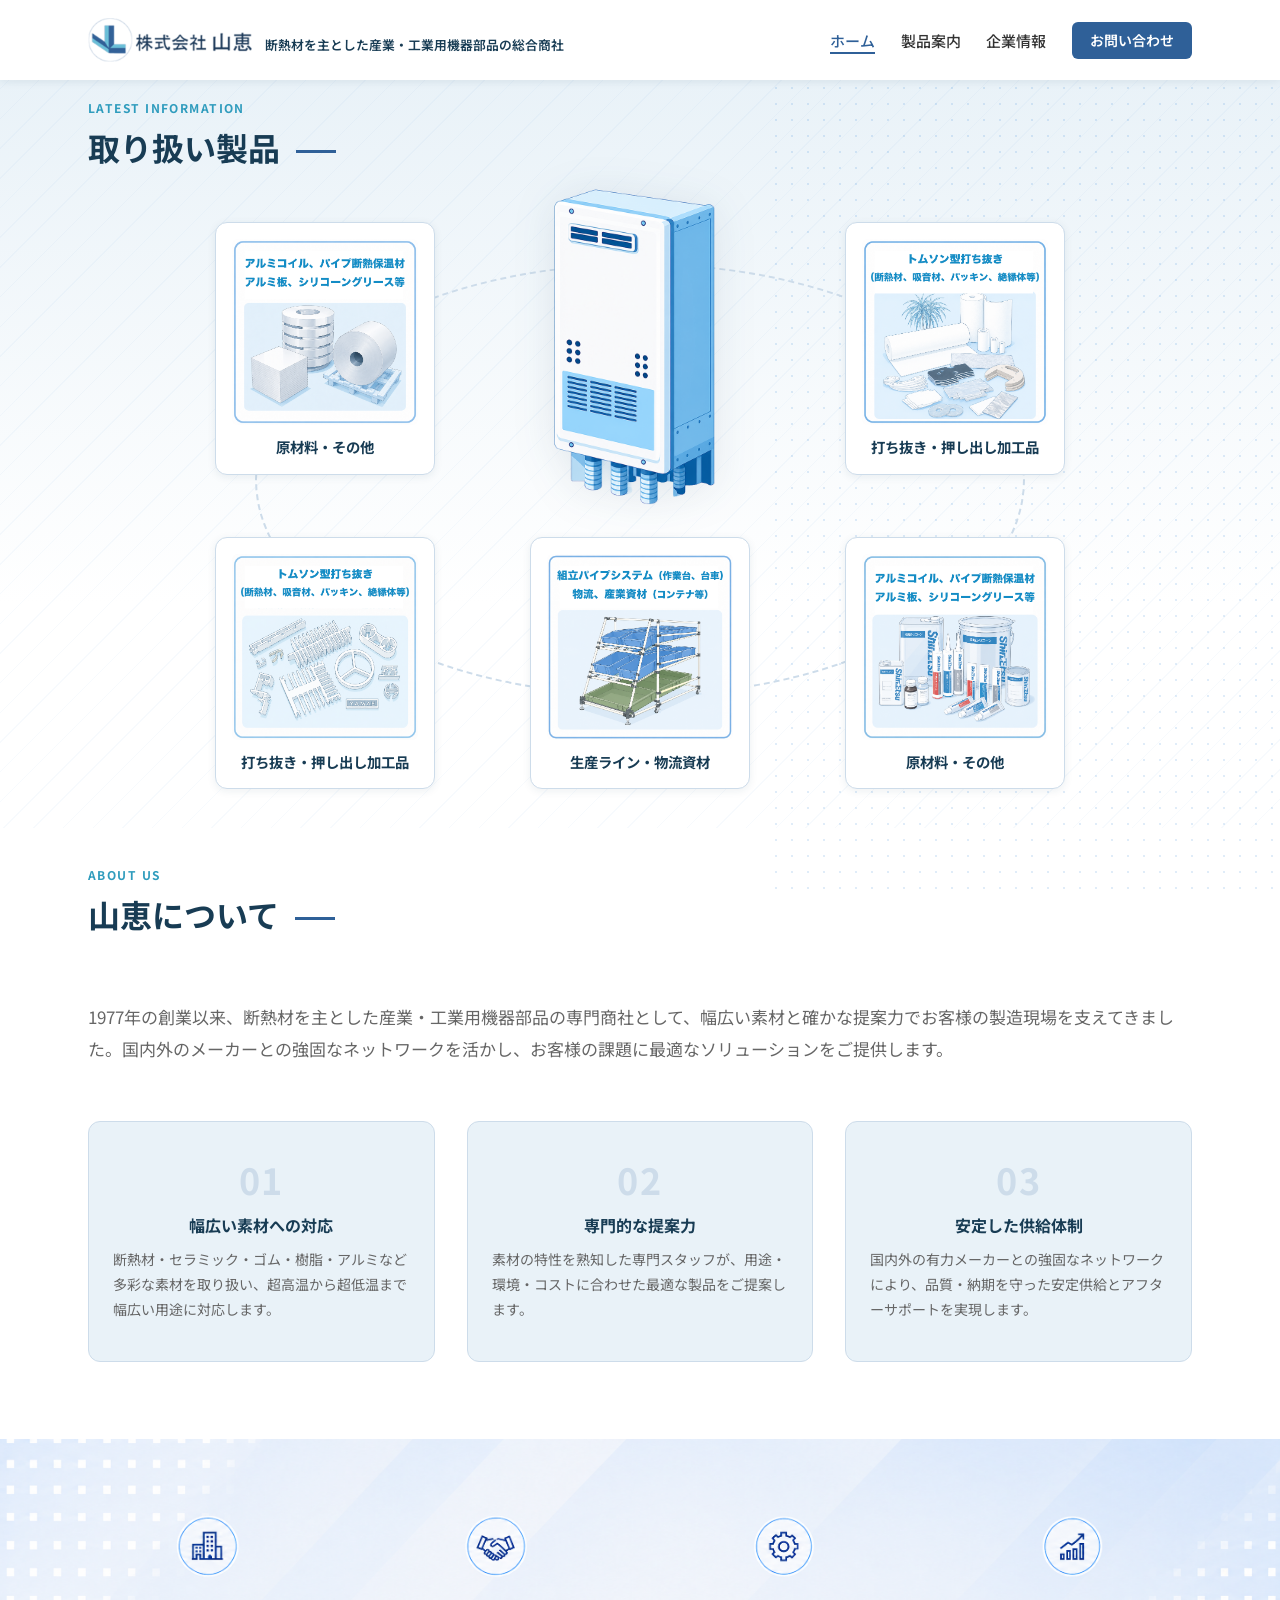
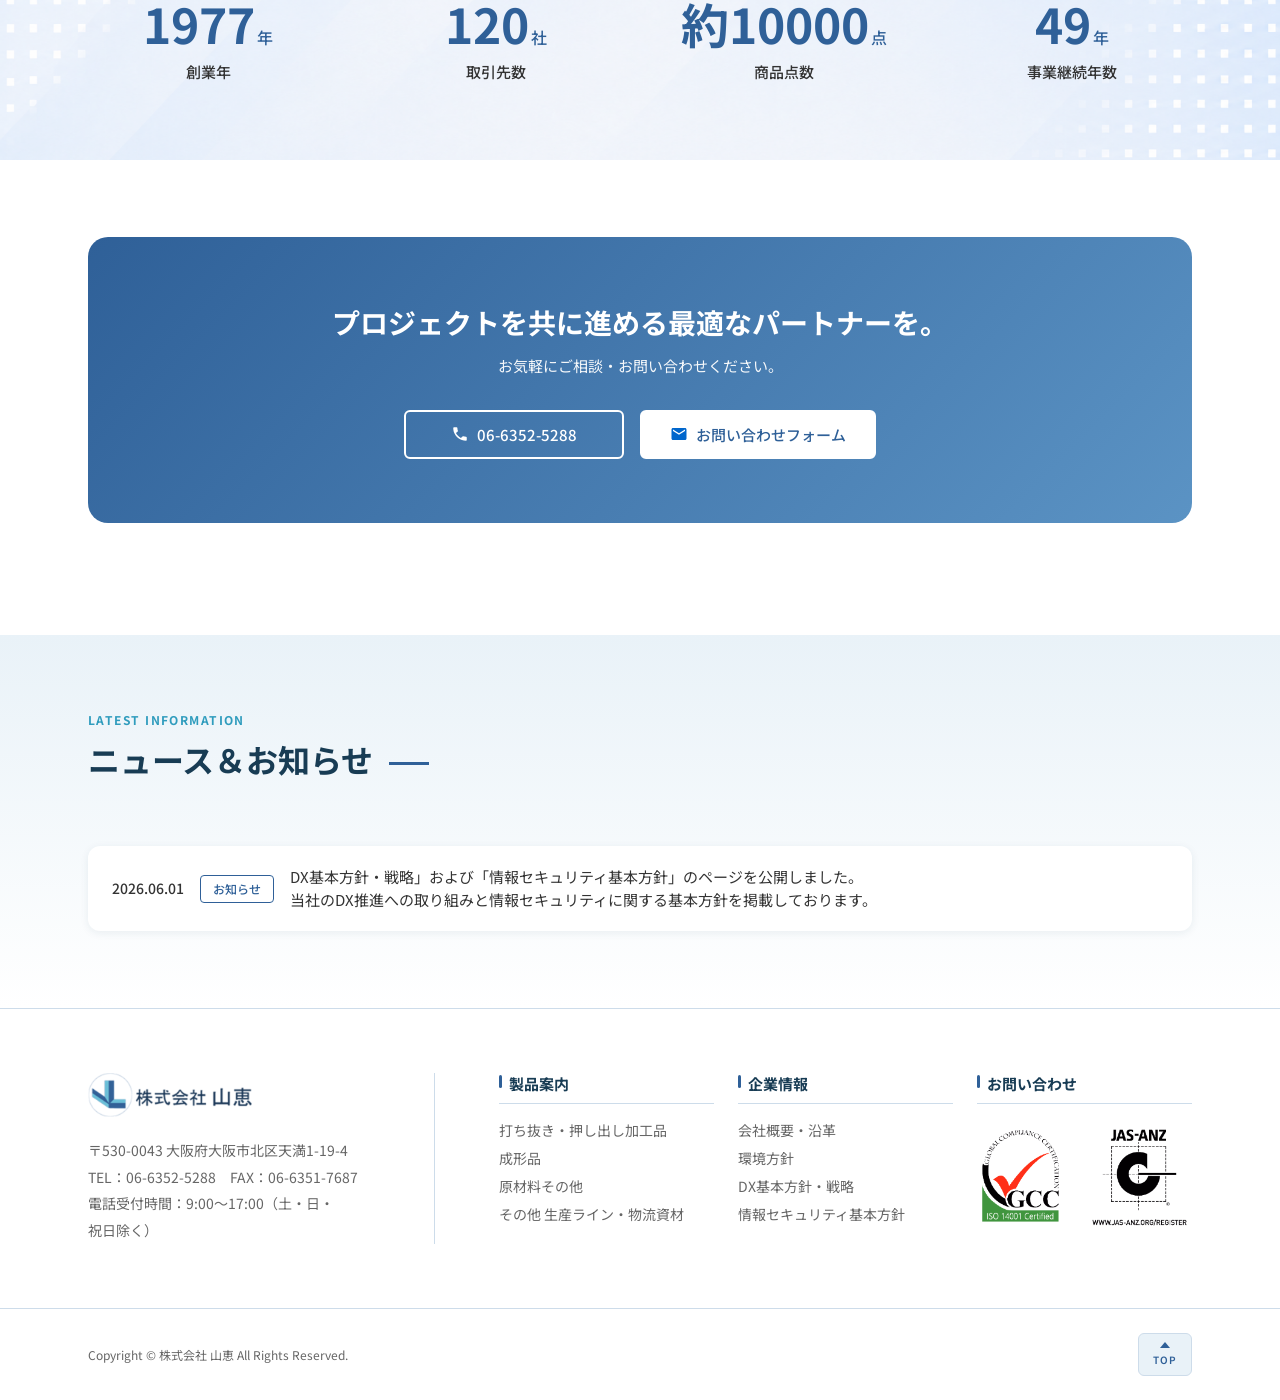
<file: index.html>
<!DOCTYPE html>
<html lang="ja">
<head>
  <meta charset="UTF-8">
  <meta name="viewport" content="width=device-width, initial-scale=1.0">
  <meta name="description" content="株式会社山恵は1977年創業、大阪市北区に拠点を置く断熱材・産業用機器部品の総合商社です。グラスウール・セラミック・ゴム・樹脂など約10,000点を取り揃え、お客様の製造現場を支えます。">
  <title>断熱材・工業用機器部品の総合商社 | 株式会社山恵</title>
  <link rel="preconnect" href="https://fonts.googleapis.com">
  <link rel="preconnect" href="https://fonts.gstatic.com" crossorigin>
  <link href="https://fonts.googleapis.com/css2?family=Noto+Sans+JP:wght@400;500;700&display=swap" rel="stylesheet">
  <link rel="stylesheet" href="./style.css">
  <link rel="icon" href="./images/favicon.ico">
  <link rel="icon" type="image/png" sizes="32x32" href="./images/favicon-32x32.png">
  <link rel="icon" type="image/png" sizes="16x16" href="./images/favicon-16x16.png">
  <link rel="apple-touch-icon" href="./images/apple-touch-icon.png">
  <link rel="stylesheet" href="tailwind.css">
</head>
<body>
  <header class="site-header" id="top">
    <div class="site-header__inner container">
      <a href="#top" class="site-header__logo" aria-label="株式会社 山恵 トップへ">
        <img src="./images/logo_01.png" alt="" width="165" height="40" class="site-header__logo-icon">
        <span class="site-header__logo-text">断熱材を主とした産業・工業用機器部品の総合商社</span>
      </a>
      <button type="button" class="site-header__menu-toggle" aria-expanded="false" aria-controls="global-nav" aria-label="メニューを開く">
        <span class="site-header__menu-bar"></span>
        <span class="site-header__menu-bar"></span>
        <span class="site-header__menu-bar"></span>
      </button>
      <nav class="site-header__nav" id="global-nav" aria-label="グローバルナビゲーション">
        <ul class="site-header__nav-list">
          <li><a class="text-sm font-medium active-nav-border" href="#top">ホーム</a></li>
          <!-- <li><a class="text-sm font-medium" href="./pages/business.html">事業紹介</a></li> -->
          <li><a class="text-sm font-medium" href="./pages/product.html">製品案内</a></li>
          <li><a class="text-sm font-medium" href="./pages/company.html">企業情報</a></li>
          <li><a class="btn-nav-contact" href="./pages/contact.html">お問い合わせ</a></li>
        </ul>
      </nav>
    </div>
  </header>

  <main>
    <section class="section section--products" id="products" aria-labelledby="products-heading">
      <div class="container">
        <header class="section__header">
          <p class="section__label">LATEST INFORMATION</p>
          <h2 class="section__title" id="products-heading">取り扱い製品</h2>
          <!-- <div class="w-10 h-1 bg-primary mx-auto mt-4"></div> -->
          <!-- <p class="section__lead">超高温域3200℃から超低温域-200℃までの幅広い領域で産業・工業用機器に応じた最適な断熱、保温、シール、吸音を提案しお手伝いします。</p> -->
        </header>

        <div class="product-diagram">
          <article class="product-card product-card--tl">
            <a href="./pages/product2.html" class="product-card__link">
              <figure class="product-card__figure">
                <img src="./images/products_01.png" alt="" width="120" height="80">
              </figure>
              <h3 class="product-card__title">原材料・その他</h3>
            </a>
          </article>

          <article class="product-card product-card--bl">
            <a href="./pages/product.html" class="product-card__link">
              <figure class="product-card__figure">
                <img src="./images/products_02.png" alt="" width="120" height="80">
              </figure>
              <h3 class="product-card__title">打ち抜き・押し出し加工品</h3>
            </a>
          </article>

          <div class="product-diagram__center" aria-hidden="true">
            <img src="./images/top_01.png" alt="" class="product-diagram__hero" width="400" height="1000">
          </div>

          <article class="product-card product-card--tr">
            <a href="./pages/product.html" class="product-card__link">
              <figure class="product-card__figure">
                <img src="./images/products_03.png" alt="" width="120" height="80">
              </figure>
              <h3 class="product-card__title">打ち抜き・押し出し加工品</h3>
            </a>
          </article>

          <article class="product-card product-card--br">
            <a href="./pages/product2.html" class="product-card__link">
              <figure class="product-card__figure">
                <img src="./images/products_04.png" alt="" width="120" height="80">
              </figure>
              <h3 class="product-card__title">原材料・その他</h3>
            </a>
          </article>

          <article class="product-card product-card--bc">
            <a href="./pages/product3.html" class="product-card__link">
              <figure class="product-card__figure">
                <img src="./images/products_05.png" alt="" width="120" height="80">
              </figure>
              <h3 class="product-card__title">生産ライン・物流資材</h3>
            </a>
          </article>
        </div>
      </div>
    </section>

    <section class="section section--about" aria-labelledby="about-heading">
      <div class="container">
        <header class="section__header fade-in">
          <p class="section__label">ABOUT US</p>
          <h2 class="section__title" id="about-heading">山恵について</h2>
        </header>
        <p class="about-lead fade-in">
          1977年の創業以来、断熱材を主とした産業・工業用機器部品の専門商社として、幅広い素材と確かな提案力でお客様の製造現場を支えてきました。国内外のメーカーとの強固なネットワークを活かし、お客様の課題に最適なソリューションをご提供します。
        </p>
        <div class="about-features">
          <div class="about-feature fade-in">
            <span class="about-feature__number">01</span>
            <h3 class="about-feature__title">幅広い素材への対応</h3>
            <p class="about-feature__text">断熱材・セラミック・ゴム・樹脂・アルミなど多彩な素材を取り扱い、超高温から超低温まで幅広い用途に対応します。</p>
          </div>
          <div class="about-feature fade-in">
            <span class="about-feature__number">02</span>
            <h3 class="about-feature__title">専門的な提案力</h3>
            <p class="about-feature__text">素材の特性を熟知した専門スタッフが、用途・環境・コストに合わせた最適な製品をご提案します。</p>
          </div>
          <div class="about-feature fade-in">
            <span class="about-feature__number">03</span>
            <h3 class="about-feature__title">安定した供給体制</h3>
            <p class="about-feature__text">国内外の有力メーカーとの強固なネットワークにより、品質・納期を守った安定供給とアフターサポートを実現します。</p>
          </div>
        </div>
      </div>
    </section>

    <section class="section section--stats" id="company" aria-labelledby="stats-heading">
      <div class="container">
        <h2 class="visually-hidden" id="stats-heading">会社データ</h2>
        <ul class="stats-list fade-in">
          <li class="stats-list__item">
            <img src="./images/achievement_01.png" alt="" width="64" height="64" class="stats-list__icon">
            <p class="stats-list__number"><span class="stats-list__value">1977</span><span class="stats-list__unit">年</span></p>
            <p class="stats-list__label">創業年</p>
          </li>
          <li class="stats-list__item">
            <img src="./images/achievement_02.png" alt="" width="64" height="64" class="stats-list__icon">
            <p class="stats-list__number"><span class="stats-list__value">120</span><span class="stats-list__unit">社</span></p>
            <p class="stats-list__label">取引先数</p>
          </li>
          <li class="stats-list__item">
            <img src="./images/achievement_03.png" alt="" width="64" height="64" class="stats-list__icon">
            <p class="stats-list__number"><span class="stats-list__value">約10000</span><span class="stats-list__unit">点</span></p>
            <p class="stats-list__label">商品点数</p>
          </li>
          <li class="stats-list__item">
            <img src="./images/achievement_04.png" alt="" width="64" height="64" class="stats-list__icon">
            <p class="stats-list__number"><span class="stats-list__value">49</span><span class="stats-list__unit">年</span></p>
            <p class="stats-list__label">事業継続年数</p>
          </li>
        </ul>
      </div>
    </section>

    <section class="section section--cta" id="contact" aria-labelledby="cta-heading">
      <div class="container">
        <div class="cta-box fade-in">
          <h2 class="cta-box__title" id="cta-heading">プロジェクトを共に進める最適なパートナーを。</h2>
          <p class="cta-box__lead">お気軽にご相談・お問い合わせください。</p>
          <div class="cta-box__actions">
            <a href="tel:0663525288" class="btn btn--outline cta-box__btn">
              <span class="btn__icon btn__icon--phone" aria-hidden="true"></span>
              06-6352-5288
            </a>
            <a href="./pages/contact.html" class="btn btn--white cta-box__btn">
              <span class="btn__icon btn__icon--mail" aria-hidden="true"></span>
              お問い合わせフォーム
            </a>
          </div>
        </div>
      </div>
    </section>

    <section class="section section--news" aria-labelledby="news-heading">
      <div class="container">
        <header class="section__header section__header--row">
          <div>
            <p class="section__label">LATEST INFORMATION</p>
            <h2 class="section__title" id="news-heading">ニュース＆お知らせ</h2>
          </div>
        </header>

        <ul class="news-list fade-in">
          <li class="news-list__item">
            <a class="news-list__link">
              <time class="news-list__date" datetime="2024-01-21">2026.06.01</time>
              <span class="news-list__category">お知らせ</span>
              <span class="news-list__title">DX基本方針・戦略」および「情報セキュリティ基本方針」のページを公開しました。<br>当社のDX推進への取り組みと情報セキュリティに関する基本方針を掲載しております。</span>
              
            </a>
          </li>
        </ul>
      </div>
    </section>
  </main>

  <footer class="site-footer" id="environment">
    <div class="site-footer__main container">
      <div class="site-footer__brand">
        <div class="site-footer__logo-area">
          <a href="#top" class="site-footer__logo">
            <img src="./images/logo_01.png" alt="" width="165" height="40">
            
          </a>
          <!-- <img src="./images/ISO14001.jpg" alt="ISO 14001 認証取得" class="site-footer__cert-logo">
          <img src="./images/JAS-ANZ.jpg" alt="JAS 認証取得" class="site-footer__cert-logo"> -->
        </div>
        <address class="site-footer__address">
          〒530-0043 大阪府大阪市北区天満1-19-4<br>
          TEL：<a href="tel:0663525288">06-6352-5288</a>　FAX：06-6351-7687<br>
          電話受付時間：9:00〜17:00（土・日・祝日除く）
        </address>
      </div>

      <nav class="site-footer__nav" aria-label="フッターナビゲーション">
        <div class="site-footer__nav-col">
          <a href="./pages/product.html" class="site-footer__nav-title">製品案内</a>
          <ul>
            <li><a href="./pages/product.html">打ち抜き・押し出し加工品</a></li>
            <li><a href="./pages/product1.html">成形品</a></li>
            <li><a href="./pages/product2.html">原材料その他</a></li>
            <li><a href="./pages/product3.html">その他 生産ライン・物流資材</a></li>
          </ul>
        </div>
        <div class="site-footer__nav-col">
          <a href="./pages/company.html" class="site-footer__nav-title">企業情報</a>
          <ul>
            <li><a href="./pages/company.html">会社概要・沿革</a></li>
            <li><a href="./pages/environment.html">環境方針</a></li>
            <li><a href="./pages/dx.html">DX基本方針・戦略</a></li>
            <li><a href="./pages/security.html">情報セキュリティ基本方針</a></li>
            <!-- <li><a href="./pages/company.html#dx-initiatives">DXの取り組み</a></li> -->
          </ul>
        </div>
        <div class="site-footer__nav-col">
          <a href="./pages/contact.html" class="site-footer__nav-title">お問い合わせ</a>
          <img src="./images/iso-jas.png" alt="ISO 14001 認証取得" class="site-footer__cert-logo">
        </div>
      </nav>
    </div>

    <div class="site-footer__bottom">
      <div class="container site-footer__bottom-inner">
        <p class="site-footer__copyright"><small>Copyright &copy; 株式会社 山恵 All Rights Reserved.</small></p>
        <button type="button" class="back-to-top-footer" aria-label="ページトップへ戻る">
          <span class="back-to-top-footer__icon" aria-hidden="true"></span>
          TOP
        </button>
      </div>
    </div>
  </footer>

  <script src="./main.js"></script>
</body>
</html>
</file>
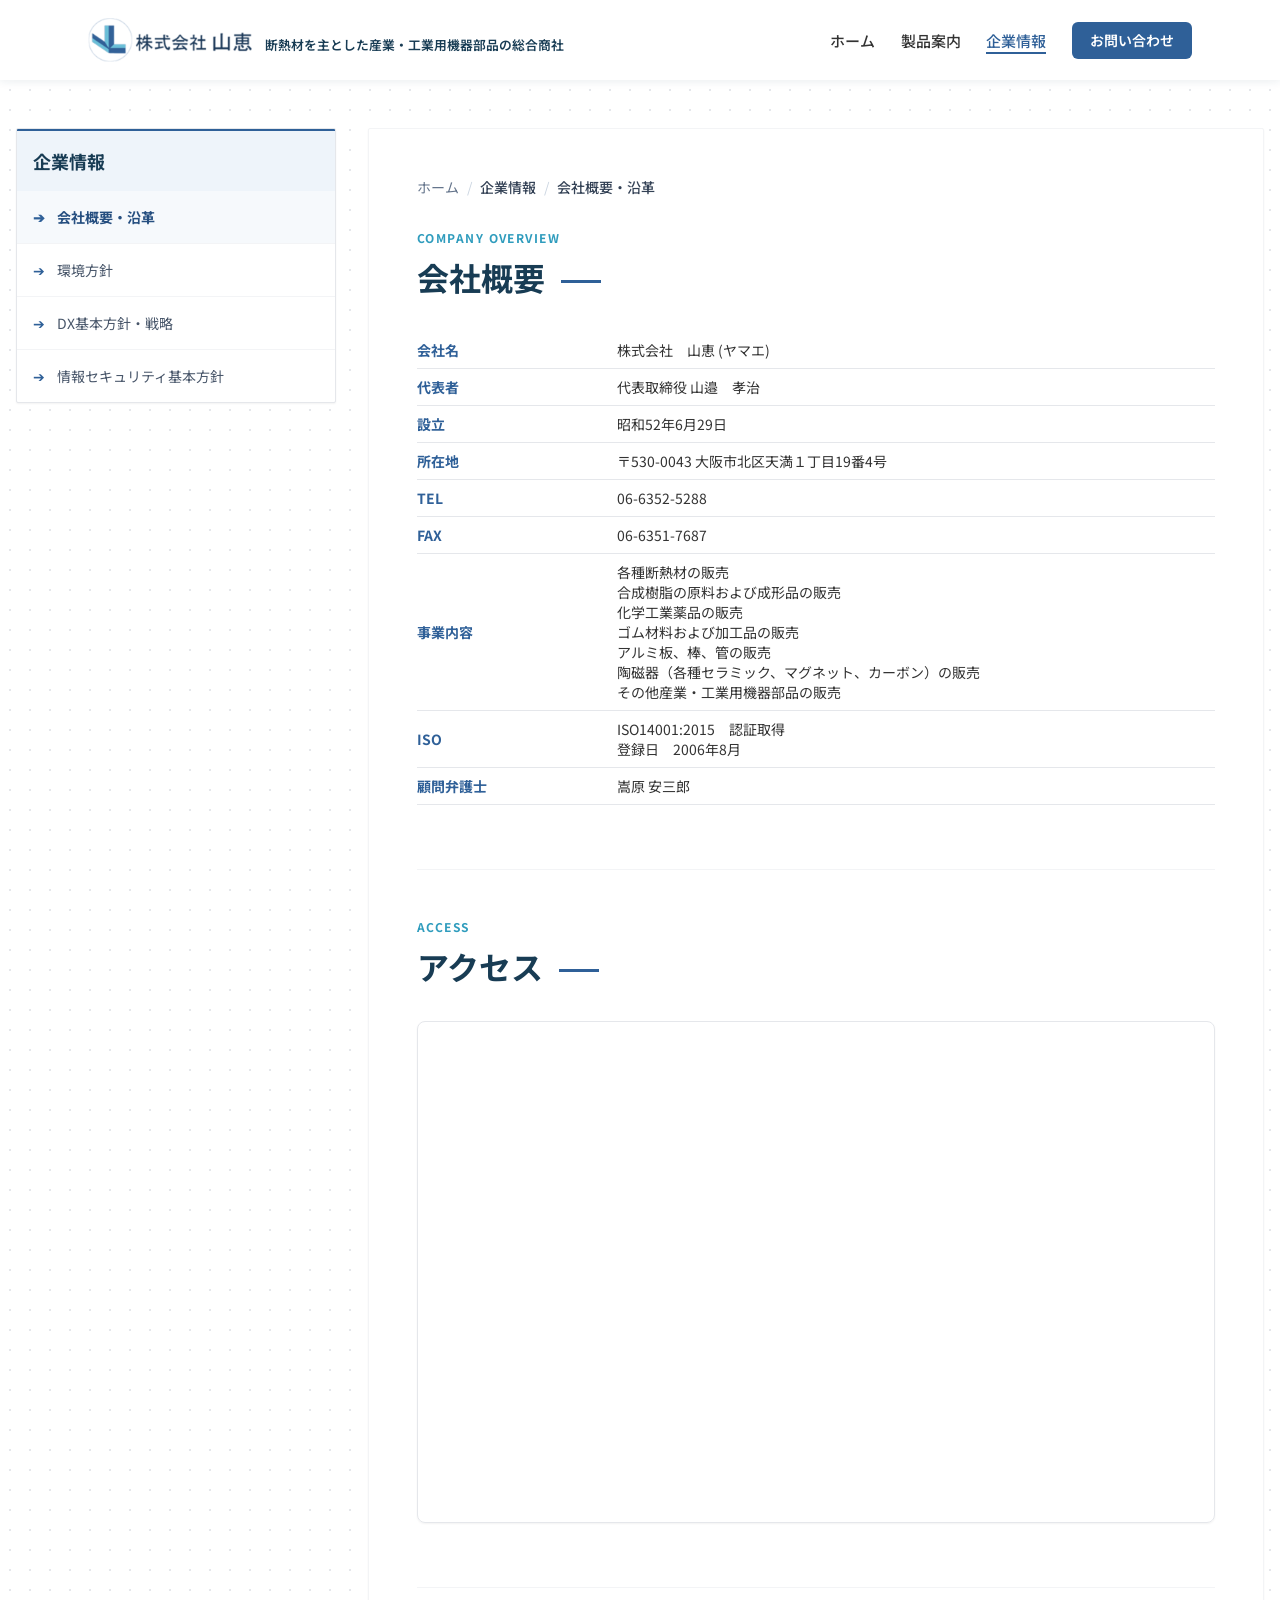
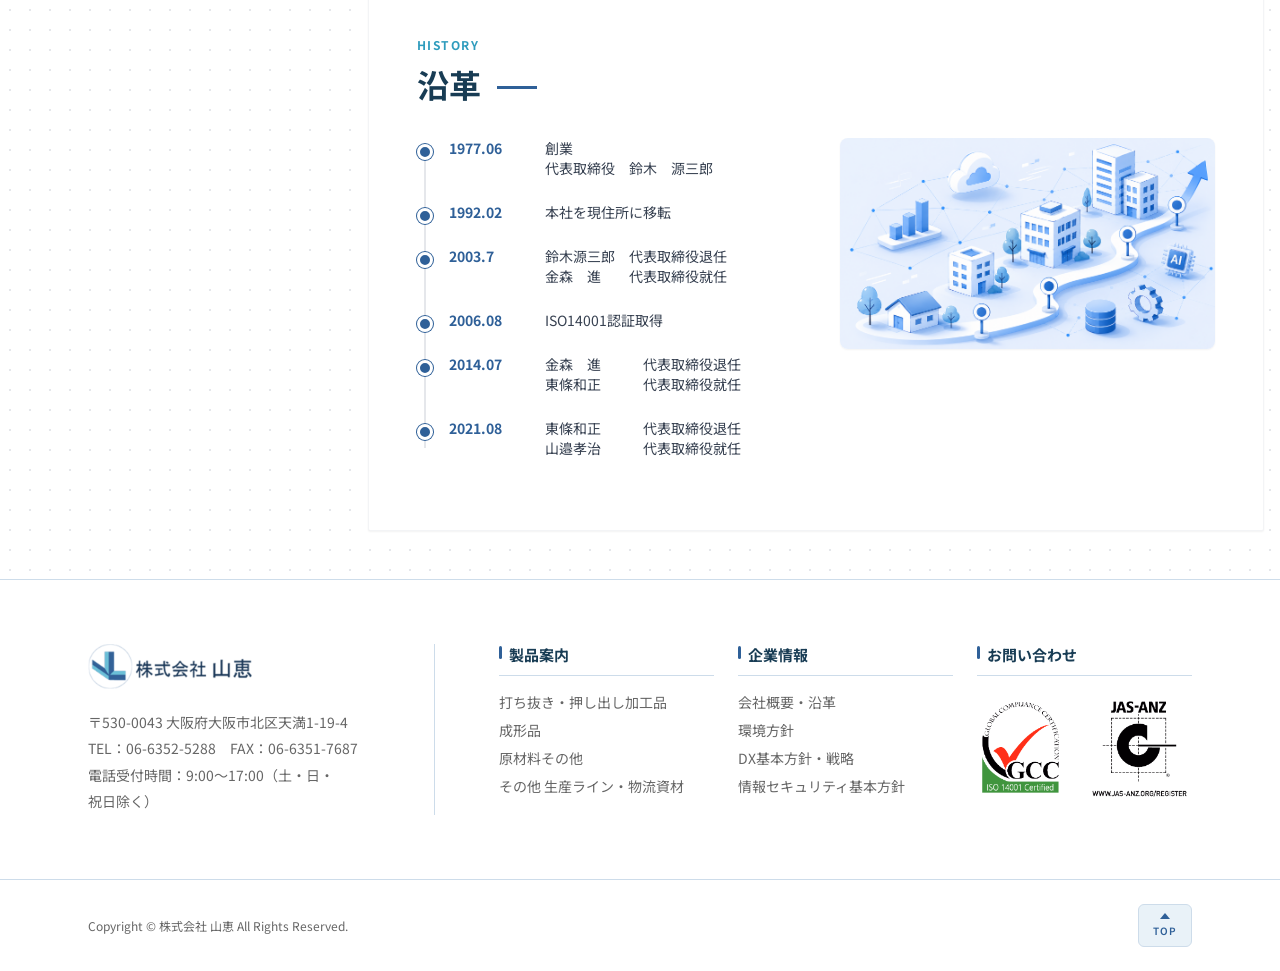
<file: pages/company.html>
<!DOCTYPE html>

<html lang="ja">

<head>
  <meta charset="utf-8" />
  <meta name="viewport" content="width=device-width, initial-scale=1.0" />
  <meta name="description" content="株式会社山恵の会社概要・沿革ページ。1977年創業、大阪市北区天満に拠点を置く断熱材・工業用機器部品の総合商社の会社概要と沿革をご紹介します。" />
  <title>会社概要・沿革 | 株式会社山恵</title>
  <link href="https://fonts.googleapis.com" rel="preconnect" />
  <link crossorigin="" href="https://fonts.gstatic.com" rel="preconnect" />
  <link href="https://fonts.googleapis.com/css2?family=Noto+Sans+JP:wght@400;500;700&amp;display=swap"
    rel="stylesheet" />
  <link rel="stylesheet" href="../style.css">
  <style data-purpose="custom-styles">
    html {
      scroll-behavior: smooth;
    }

    body {
      background-color: #ffffff;
      color: #333333;
    }

    /* Background dots pattern */
    .bg-pattern {
      background-image: radial-gradient(#e5e7eb 1px, transparent 1px);
      background-size: 20px 20px;
    }

    /* Section Headings */
    .section-label {
      font-size: 0.75rem;
      font-weight: 700;
      letter-spacing: 0.12em;
      color: #2f9cbd;
      margin-bottom: 8px;
      text-transform: uppercase;
    }

    .section-title {
      font-size: clamp(1.5rem, 3vw, 2rem);
      font-weight: 700;
      color: #183c54;
      line-height: 1.4;
      display: flex;
      align-items: center;
      gap: 16px;
    }

    .section-title::after {
      content: "";
      display: block;
      width: 40px;
      height: 3px;
      background-color: #2f6098;
      margin-top: 8px;
    }

    /* Hero Section Background */
    .hero-bg {
      background: linear-gradient(180deg, #f4f8fc 0%, #ffffff 100%);
    }

    /* Table Styles for Company Overview */
    .company-table th {
      width: 25%;
      background-color: transparent;
      color: #2f6098;
      font-weight: 700;
      padding: 8px 0;
      border-bottom: 1px solid #e5e7eb;
      text-align: left;
    }

    .company-table td {
      width: 75%;
      padding: 8px 0;
      border-bottom: 1px solid #e5e7eb;
      color: #333333;
    }

    /* Timeline Styles */
    .timeline {
      position: relative;
    }

    .timeline::before {
      content: "";
      position: absolute;
      top: 10px;
      bottom: 10px;
      left: 7px;
      width: 2px;
      background-color: #e5e7eb;
    }

    .timeline-item {
      position: relative;
      padding-left: 32px;
      margin-bottom: 24px;
    }

    .timeline-item::before {
      content: "";
      position: absolute;
      top: 6px;
      left: 0;
      width: 16px;
      height: 16px;
      border-radius: 50%;
      background-color: #2f6098;
      border: 3px solid #ffffff;
      box-shadow: 0 0 0 1px #2f6098;
    }

    /* Environment Policy Section */
    .env-policy-bg {
      background-color: #e9f2f8;
    }

    .policy-card {
      background-color: #ffffff;
      box-shadow: 0 4px 20px rgba(24, 60, 84, 0.05);
      border-radius: 12px;
    }

    .policy-heading {
      display: flex;
      align-items: center;
      gap: 16px;
      color: #183c54;
      font-weight: 700;
      font-size: 1.25rem;
      margin-bottom: 24px;
    }

    .policy-heading::after {
      content: "";
      flex-grow: 1;
      height: 1px;
      background-color: #cddcea;
    }

    .policy-list-number {
      display: inline-flex;
      align-items: center;
      justify-content: center;
      width: 24px;
      height: 24px;
      border-radius: 50%;
      background-color: #2f6098;
      color: white;
      font-size: 0.75rem;
      font-weight: bold;
      flex-shrink: 0;
      margin-top: 2px;
    }

    /* DX Section */
    .dx-grid-bg {
      background: linear-gradient(180deg, #ffffff 0%, #f4f8fc 100%);
    }

    /* Utility */
    .text-balance {
      text-wrap: balance;
    }
  </style>
  <link rel="stylesheet" href="../tailwind.css">
</head>

<body>
  <header class="site-header" id="top">
    <div class="site-header__inner container">
      <a href="../index.html" class="site-header__logo" aria-label="株式会社 山恵 トップへ">
        <img src="../images/logo_01.png" alt="" width="165" height="40" class="site-header__logo-icon">
        <span class="site-header__logo-text">断熱材を主とした産業・工業用機器部品の総合商社</span>
      </a>
      <button type="button" class="site-header__menu-toggle" aria-expanded="false" aria-controls="global-nav" aria-label="メニューを開く">
        <span class="site-header__menu-bar"></span>
        <span class="site-header__menu-bar"></span>
        <span class="site-header__menu-bar"></span>
      </button>
      <nav class="site-header__nav" id="global-nav" aria-label="グローバルナビゲーション">
        <ul class="site-header__nav-list">
          <li><a class="text-sm font-medium" href="../index.html">ホーム</a></li>
          <!-- <li><a class="text-sm font-medium" href="./business.html">事業紹介</a></li> -->
          <li><a class="text-sm font-medium" href="./product.html">製品案内</a></li>
          <li><a class="text-sm font-medium active-nav-border" href="./company.html">企業情報</a></li>
          <li><a class="btn-nav-contact" href="./contact.html">お問い合わせ</a></li>
        </ul>
      </nav>
    </div>
  </header>
  <!-- END: MainHeader -->
  <main class="bg-pattern min-h-screen py-12">
    <div class="max-w-7xl mx-auto px-4 flex flex-col lg:flex-row-reverse gap-8">

      <!-- BEGIN: ContentArea -->
      <div class="flex-1 bg-white p-8 lg:p-12 shadow-sm border border-gray-100 rounded-sm">
        <nav class="mb-8 text-sm text-slate-500" aria-label="パンくずリスト">
          <ol class="flex items-center gap-2 flex-wrap">
            <li><a href="../index.html" class="hover:text-blue-600">ホーム</a></li>
            <li class="text-slate-300">/</li>
            <li class="text-slate-700 font-medium">企業情報</li>
            <li class="text-slate-300">/</li>
            <li class="text-slate-700 font-medium">会社概要・沿革</li>
          </ol>
        </nav>

        <!-- BEGIN: Company Overview Section -->
        <section id="overview" class="mb-16">
          <header class="mb-8">
            <p class="section-label">COMPANY OVERVIEW</p>
            <h2 class="section-title">会社概要</h2>
          </header>
          <table class="w-full company-table text-sm">
            <tbody>
              <tr>
                <th>会社名</th>
                <td>株式会社　山恵 (ヤマエ)</td>
              </tr>
              <tr>
                <th>代表者</th>
                <td>代表取締役 山邉　孝治</td>
              </tr>
              <tr>
                <th>設立</th>
                <td>昭和52年6月29日</td>
              </tr>
              <tr>
                <th>所在地</th>
                <td>〒530-0043 大阪市北区天満１丁目19番4号</td>
              </tr>
              <tr>
                <th>TEL</th>
                <td>06-6352-5288</td>
              </tr>
              <tr>
                <th>FAX</th>
                <td>06-6351-7687</td>
              </tr>
              <tr>
                <th>事業内容</th>
                <td>各種断熱材の販売<br/>
				合成樹脂の原料および成形品の販売<br/>
				化学工業薬品の販売<br/>
				ゴム材料および加工品の販売<br/>
				アルミ板、棒、管の販売<br/>
				陶磁器（各種セラミック、マグネット、カーボン）の販売<br/>
				その他産業・工業用機器部品の販売</td>
              </tr>
              <tr>
                <th>ISO</th>
                <td>ISO14001:2015　認証取得<br/>
				登録日　2006年8月
			  </td>
              </tr>
              <tr>
                <th>顧問弁護士</th>
                <td>嵩原 安三郎</td>
              </tr>
            </tbody>
          </table>
        </section>
        <!-- END: Company Overview Section -->

        <!-- BEGIN: Access Section -->
        <section id="access" class="mb-16 pt-12 border-t border-gray-100">
          <header class="mb-8">
            <p class="section-label">ACCESS</p>
            <h2 class="section-title">アクセス</h2>
          </header>
          <div class="rounded-lg overflow-hidden border border-gray-200 shadow-sm">
            <iframe
              src="https://www.google.com/maps/embed?pb=!1m18!1m12!1m3!1d3280.424982899439!2d135.51546971180878!3d34.69445938343404!2m3!1f0!2f0!3f0!3m2!1i1024!2i768!4f13.1!3m3!1m2!1s0x6000e6d701e441cd%3A0x290d701bcdfa4f92!2z77yI5qCq77yJ5bGx5oG1!5e0!3m2!1sja!2sjp!4v1779440371574!5m2!1sja!2sjp"
              class="w-full h-[400px] md:h-[500px]"
              style="border:0;" allowfullscreen="" loading="lazy" referrerpolicy="no-referrer-when-downgrade">
            </iframe>
          </div>
        </section>
        <!-- END: Access Section -->

        <!-- BEGIN: History Section -->
        <section id="history" class="pt-12 border-t border-gray-100">
          <header class="mb-8">
            <p class="section-label">HISTORY</p>
            <h2 class="section-title">沿革</h2>
          </header>
          <div class="flex flex-col xl:flex-row gap-8 xl:gap-12 items-start">
            <div class="xl:w-1/2 w-full">
              <ul class="timeline text-sm text-gray-700">
                <li class="timeline-item flex">
                  <span class="w-24 font-bold text-primary flex-shrink-0">1977.06</span>
                  <span>創業<br/>
代表取締役　鈴木　源三郎</span>
                </li>
                <li class="timeline-item flex">
                  <span class="w-24 font-bold text-primary flex-shrink-0">1992.02</span>
                  <span>本社を現住所に移転</span>
                </li>
                <li class="timeline-item flex">
                  <span class="w-24 font-bold text-primary flex-shrink-0">2003.7</span>
                  <span>鈴木源三郎　代表取締役退任<br/>
金森　進　　代表取締役就任</span>
                </li>
                <li class="timeline-item flex">
                  <span class="w-24 font-bold text-primary flex-shrink-0">2006.08</span>
                  <span>ISO14001認証取得</span>
                </li>
                <li class="timeline-item flex">
                  <span class="w-24 font-bold text-primary flex-shrink-0">2014.07</span>
                  <span>金森　進　　　代表取締役退任<br/>
東條和正　　　代表取締役就任</span>
                </li>
                <li class="timeline-item flex">
                  <span class="w-24 font-bold text-primary flex-shrink-0">2021.08</span>
                  <span>東條和正　　　代表取締役退任<br/>
山邉孝治　　　代表取締役就任</span>
                </li>
              </ul>
            </div>
            <div class="xl:w-1/2 w-full">
              <img alt="製造部品のイメージイラスト" class="w-full h-auto rounded-lg shadow-sm" src="../images/company.png" />
            </div>
          </div>
        </section>
        <!-- END: History Section -->
      </div>
      <!-- END: ContentArea -->

      <!-- BEGIN: SideBar -->
      <aside class="w-full lg:w-80">
        <div class="bg-white border border-gray-200 rounded-sm overflow-hidden shadow-sm">
          <div class="bg-blue-50 border-t-2 border-blue-500 p-4">
            <h3 class="text-lg font-bold text-blue-900">企業情報</h3>
          </div>
          <nav class="flex flex-col">
            <!-- 会社概要・沿革 (active) -->
            <a class="flex items-center gap-3 p-4 text-sm font-bold text-blue-600 bg-blue-50/50 border-b border-gray-100">
              <span class="text-blue-500">➔</span>
              会社概要・沿革
            </a>
            <!-- 環境方針 -->
            <a class="flex items-center gap-3 p-4 text-sm text-slate-600 hover:bg-slate-50 transition-colors border-b border-gray-100"
              href="./environment.html">
              <span class="text-blue-500">➔</span>
              環境方針
            </a>
            <!-- DX基本方針・戦略 -->
            <a class="flex items-center gap-3 p-4 text-sm text-slate-600 hover:bg-slate-50 transition-colors border-b border-gray-100"
              href="./dx.html">
              <span class="text-blue-500">➔</span>
              DX基本方針・戦略
            </a>
            <!-- 情報セキュリティ基本方針 -->
            <a class="flex items-center gap-3 p-4 text-sm text-slate-600 hover:bg-slate-50 transition-colors"
              href="./security.html">
              <span class="text-blue-500">➔</span>
              情報セキュリティ基本方針
            </a>
          </nav>
        </div>
      </aside>
      <!-- END: SideBar -->
    </div>
  </main>
  <footer class="site-footer" id="environment">
    <div class="site-footer__main container">
      <div class="site-footer__brand">
        <div class="site-footer__logo-area">
          <a href="../index.html" class="site-footer__logo">
            <img src="../images/logo_01.png" alt="" width="165" height="40">
          </a>
          <!-- <img src="../images/ISO14001.jpg" alt="ISO 14001 認証取得" class="site-footer__cert-logo"> -->
        </div>
        <address class="site-footer__address">
          〒530-0043 大阪府大阪市北区天満1-19-4<br>
          TEL：<a href="tel:0663525288">06-6352-5288</a>　FAX：06-6351-7687<br>
          電話受付時間：9:00〜17:00（土・日・祝日除く）
        </address>
      </div>

      <nav class="site-footer__nav" aria-label="フッターナビゲーション">
        <div class="site-footer__nav-col">
          <a href="./product.html" class="site-footer__nav-title">製品案内</a>
          <ul>
            <li><a href="./product.html">打ち抜き・押し出し加工品</a></li>
            <li><a href="./product1.html">成形品</a></li>
            <li><a href="./product2.html">原材料その他</a></li>
            <li><a href="./product3.html">その他 生産ライン・物流資材</a></li>
          </ul>
        </div>
        <div class="site-footer__nav-col">
          <a href="./company.html" class="site-footer__nav-title">企業情報</a>
          <ul>
            <li><a href="./company.html">会社概要・沿革</a></li>
            <li><a href="./environment.html">環境方針</a></li>
            <li><a href="./dx.html">DX基本方針・戦略</a></li>
            <li><a href="./security.html">情報セキュリティ基本方針</a></li>
            <!-- <li><a href="./company.html#dx-initiatives">DXの取り組み</a></li> -->
          </ul>
        </div>
        <div class="site-footer__nav-col">
          <a href="./contact.html" class="site-footer__nav-title">お問い合わせ</a>
          <img src="../images/iso-jas.png" alt="ISO 14001 認証取得" class="site-footer__cert-logo">
        </div>
      </nav>
    </div>

    <div class="site-footer__bottom">
      <div class="container site-footer__bottom-inner">
        <p class="site-footer__copyright"><small>Copyright &copy; 株式会社 山恵 All Rights Reserved.</small></p>
        <button type="button" class="back-to-top-footer" aria-label="ページトップへ戻る">
          <span class="back-to-top-footer__icon" aria-hidden="true"></span>
          TOP
        </button>
      </div>
    </div>
  </footer>
  <script src="../main.js"></script>
</body>

</html>
</file>
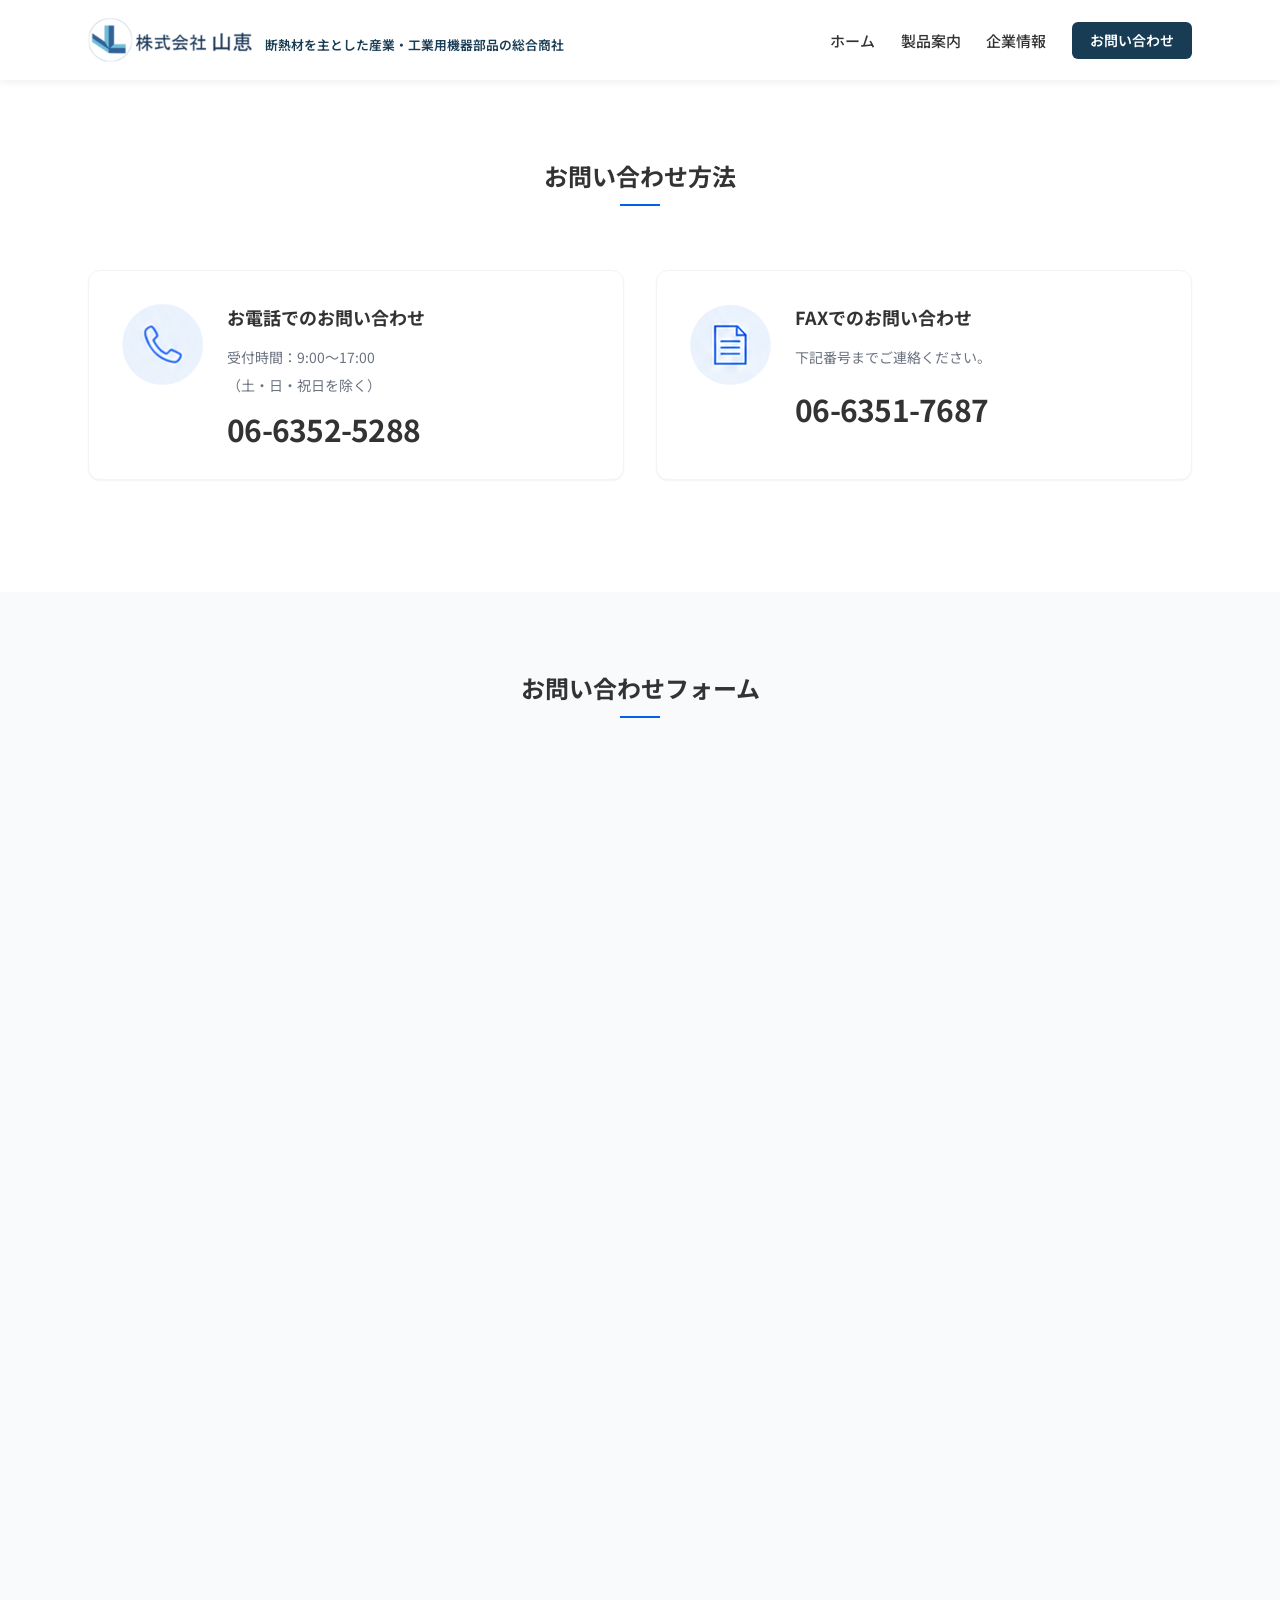
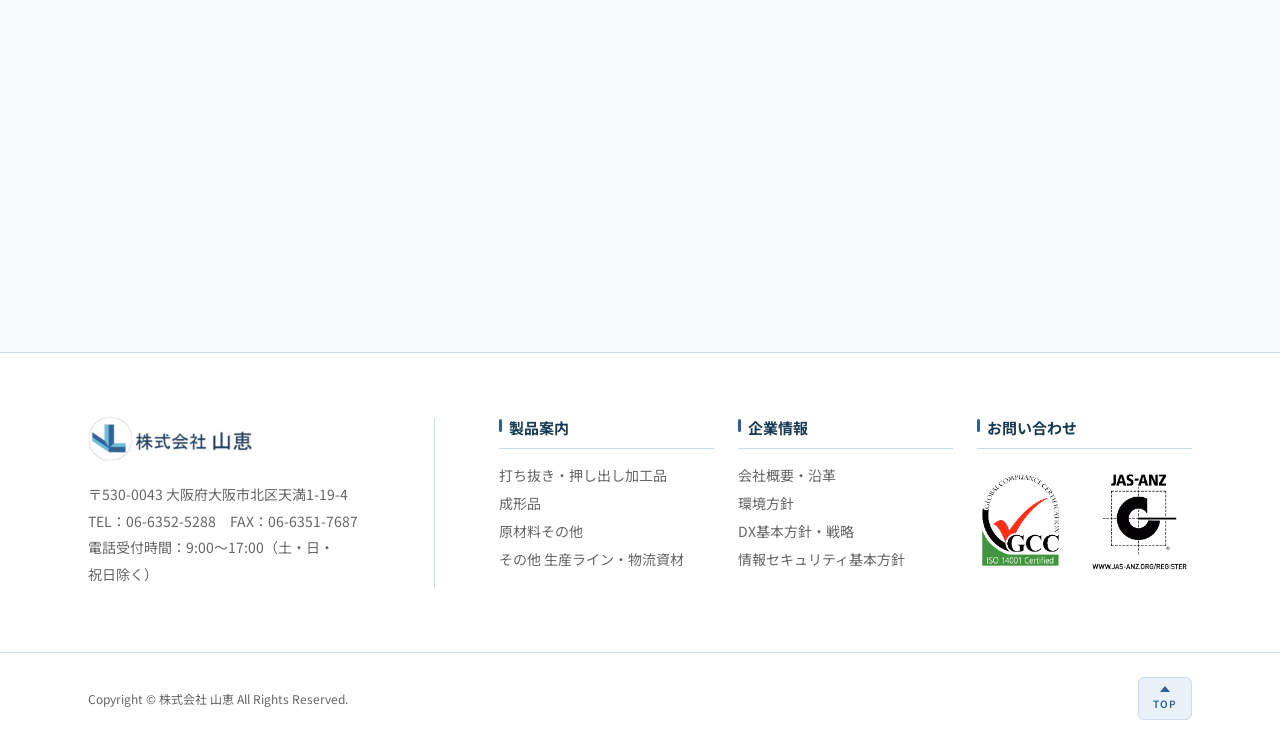
<file: pages/contact.html>
<!DOCTYPE html>

<html lang="ja">

<head>
  <meta charset="utf-8" />
  <meta name="viewport" content="width=device-width, initial-scale=1.0" />
  <meta name="description" content="株式会社山恵へのお問い合わせはこちら。製品のご相談・お見積りはお電話（06-6352-5288）またはお問い合わせフォームにて承ります。電話受付時間：9:00〜17:00（土・日・祝日除く）。" />
  <link rel="preconnect" href="https://fonts.googleapis.com">
  <link rel="preconnect" href="https://fonts.gstatic.com" crossorigin>
  <link href="https://fonts.googleapis.com/css2?family=Noto+Sans+JP:wght@400;500;700&display=swap" rel="stylesheet">
  <link rel="stylesheet" href="../style.css">
  <title>お問い合わせ（電話・フォーム） | 株式会社山恵</title>
  <!-- Tailwind CSS CDN with plugins -->
  <!-- Google Fonts for better Japanese typography -->
  <link href="https://fonts.googleapis.com/css2?family=Noto+Sans+JP:wght@400;500;700&amp;display=swap"
    rel="stylesheet" />
  <style data-purpose="layout">
    body {
      background-color: #ffffff;
      color: #333;
    }

    .hero-bg {
      background: linear-gradient(135deg, #f0f7ff 0%, #ffffff 100%);
      position: relative;
      overflow: hidden;
    }

    .hero-bg::before {
      content: '';
      position: absolute;
      top: 0;
      left: 0;
      width: 100%;
      height: 100%;
      background-image: radial-gradient(#d1d5db 1px, transparent 1px);
      background-size: 20px 20px;
      opacity: 0.3;
      pointer-events: none;
    }

    .section-title::after {
      content: '';
      display: block;
      width: 40px;
      height: 2px;
      background-color: #0062E6;
      margin: 12px auto 0;
    }

    .form-label-required::after {
      content: '必須';
      background-color: #0062E6;
      color: white;
      font-size: 0.65rem;
      padding: 2px 6px;
      border-radius: 2px;
      margin-left: 8px;
      vertical-align: middle;
    }

    .google-form-wrap {
      display: flex;
      justify-content: center;
      width: 100%;
    }
    .google-form-wrap iframe {
      width: 100%;
      max-width: 640px;
      height: 1150px;
      border: none;
    }
  </style>
  <link rel="stylesheet" href="../tailwind.css">
</head>

<body class="font-sans antialiased">
  <header class="site-header" id="top">
    <div class="site-header__inner container">
      <a href="../index.html" class="site-header__logo" aria-label="株式会社 山恵 トップへ">
        <img src="../images/logo_01.png" alt="" width="165" height="40" class="site-header__logo-icon">
        <span class="site-header__logo-text">断熱材を主とした産業・工業用機器部品の総合商社</span>
      </a>
      <button type="button" class="site-header__menu-toggle" aria-expanded="false" aria-controls="global-nav" aria-label="メニューを開く">
        <span class="site-header__menu-bar"></span>
        <span class="site-header__menu-bar"></span>
        <span class="site-header__menu-bar"></span>
      </button>
      <nav class="site-header__nav" id="global-nav" aria-label="グローバルナビゲーション">
        <ul class="site-header__nav-list">
          <li><a class="text-sm font-medium" href="../index.html">ホーム</a></li>
          <!-- <li><a class="text-sm font-medium" href="./business.html">事業紹介</a></li> -->
          <li><a class="text-sm font-medium" href="./product.html">製品案内</a></li>
          <li><a class="text-sm font-medium" href="./company.html">企業情報</a></li>
          <li><a class="btn-nav-contact active-nav-border" href="./contact.html">お問い合わせ</a></li>
        </ul>
      </nav>
    </div>
  </header>
  <main>
    <!-- BEGIN: ContactMethods -->
    <section class="py-20 px-4 bg-white" id="contact">
      <div class="container">
        <div class="text-center mb-16">
          <h2 class="text-2xl font-bold text-yamasue-dark section-title">お問い合わせ方法</h2>
        </div>
        <div class="grid md:grid-cols-2 gap-8">
          <!-- Phone Card -->
          <div
            class="bg-white border border-gray-100 rounded-xl p-8 shadow-sm hover:shadow-md transition flex items-start space-x-6 contact-card">
            <img src="../images/icon_contact_01.png" alt="" width="82" height="82" class="flex-shrink-0">
            <div>
              <h3 class="text-lg font-bold text-yamasue-dark mb-4">お電話でのお問い合わせ</h3>
              <p class="text-sm text-gray-500 mb-2">受付時間：9:00〜17:00</p>
              <p class="text-sm text-gray-500 mb-4">（土・日・祝日を除く）</p>
              <p class="text-3xl font-bold text-yamasue-blue tracking-tight">06-6352-5288</p>
            </div>
          </div>
          <!-- FAX Card -->
          <div
            class="bg-white border border-gray-100 rounded-xl p-8 shadow-sm hover:shadow-md transition flex items-start space-x-6 contact-card">
            <img src="../images/icon_contact_02.png" alt="" width="82" height="82" class="flex-shrink-0">
            <div>
              <h3 class="text-lg font-bold text-yamasue-dark mb-4">FAXでのお問い合わせ</h3>
              <p class="text-sm text-gray-500 mb-6">下記番号までご連絡ください。</p>
              <p class="text-3xl font-bold text-yamasue-blue tracking-tight">06-6351-7687</p>
            </div>
          </div>
        </div>
      </div>
    </section>
    <!-- END: ContactMethods -->
    <!-- BEGIN: ContactForm -->
    <section class="py-20 pb-5 px-4 bg-gray-50">
      <div class="max-w-4xl mx-auto">
        <div class="text-center mb-16">
          <h2 class="text-2xl font-bold text-yamasue-dark section-title">お問い合わせフォーム</h2>
        </div>
        <div class="google-form-wrap">
          <iframe src="https://docs.google.com/forms/d/e/1FAIpQLScr8jE7FRKLFzU_dWa7MTgPMOoihRZvCdSe1zhoVLFv6F0d6g/viewform?embedded=true" frameborder="0" marginheight="0" marginwidth="0">読み込んでいます…</iframe>
        </div>
      </div>
    </section>
    <!-- END: ContactForm -->
    
  </main>
  <footer class="site-footer" id="environment">
    <div class="site-footer__main container">
      <div class="site-footer__brand">
        <div class="site-footer__logo-area">
          <a href="../index.html" class="site-footer__logo">
            <img src="../images/logo_01.png" alt="" width="165" height="40">
            
          </a>
          <!-- <img src="../images/ISO14001.jpg" alt="ISO 14001 認証取得" class="site-footer__cert-logo">
          <img src="../images/JAS-ANZ.jpg" alt="JAS 認証取得" class="site-footer__cert-logo"> -->
        </div>
        <address class="site-footer__address">
          〒530-0043 大阪府大阪市北区天満1-19-4<br>
          TEL：<a href="tel:0663525288">06-6352-5288</a>　FAX：06-6351-7687<br>
          電話受付時間：9:00〜17:00（土・日・祝日除く）
        </address>
      </div>

      <nav class="site-footer__nav" aria-label="フッターナビゲーション">
        <div class="site-footer__nav-col">
          <a href="./product.html" class="site-footer__nav-title">製品案内</a>
          <ul>
            <li><a href="./product.html">打ち抜き・押し出し加工品</a></li>
            <li><a href="./product1.html">成形品</a></li>
            <li><a href="./product2.html">原材料その他</a></li>
            <li><a href="./product3.html">その他 生産ライン・物流資材</a></li>
          </ul>
        </div>
        <div class="site-footer__nav-col">
          <a href="./company.html" class="site-footer__nav-title">企業情報</a>
          <ul>
            <li><a href="./company.html">会社概要・沿革</a></li>
            <li><a href="./environment.html">環境方針</a></li>
            <li><a href="./dx.html">DX基本方針・戦略</a></li>
            <li><a href="./security.html">情報セキュリティ基本方針</a></li>
            <!-- <li><a href="./company.html#dx-initiatives">DXの取り組み</a></li> -->
          </ul>
        </div>
        <div class="site-footer__nav-col">
          <a href="./contact.html" class="site-footer__nav-title">お問い合わせ</a>
          <img src="../images/iso-jas.png" alt="ISO 14001 認証取得" class="site-footer__cert-logo">
        </div>
      </nav>
    </div>

    <div class="site-footer__bottom">
      <div class="container site-footer__bottom-inner">
        <p class="site-footer__copyright"><small>Copyright &copy; 株式会社 山恵 All Rights Reserved.</small></p>
        <button type="button" class="back-to-top-footer" aria-label="ページトップへ戻る">
          <span class="back-to-top-footer__icon" aria-hidden="true"></span>
          TOP
        </button>
      </div>
    </div>
  </footer>
  <script src="../main.js"></script>
</body>

</html>
</file>
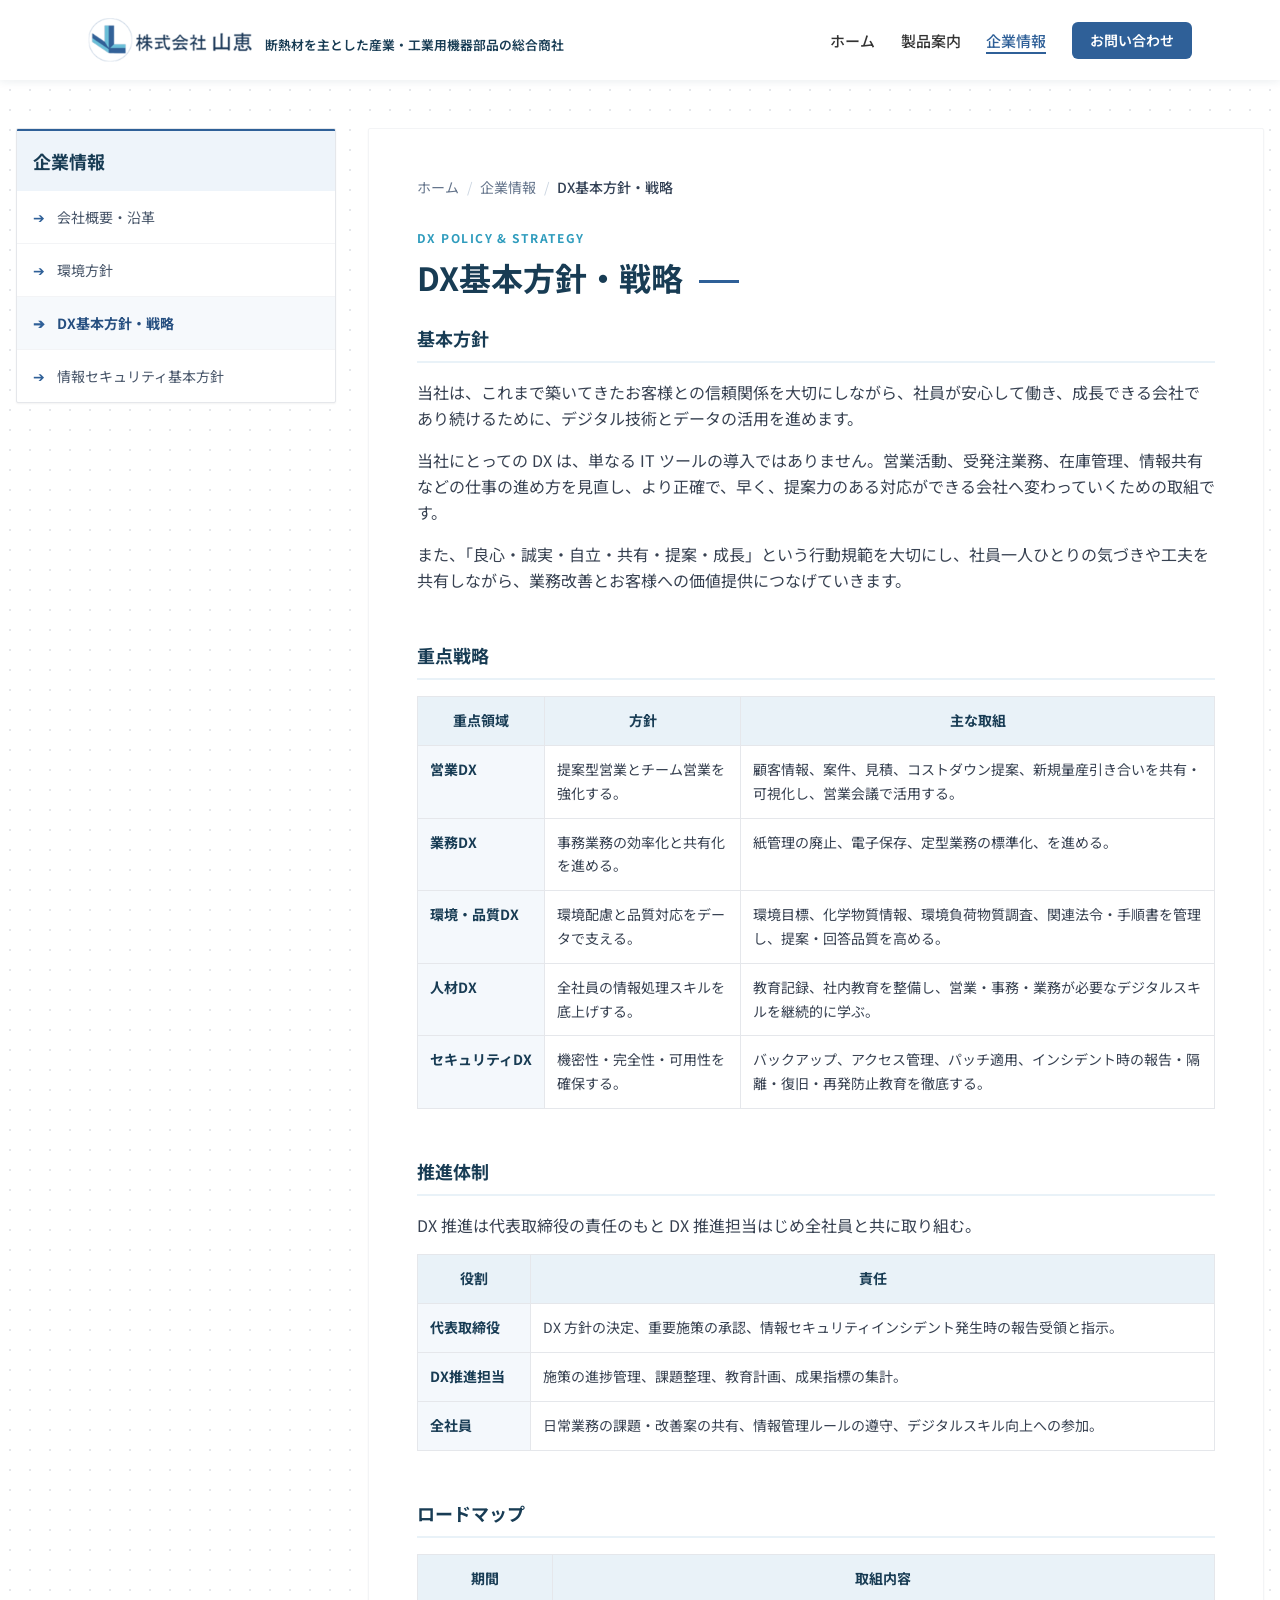
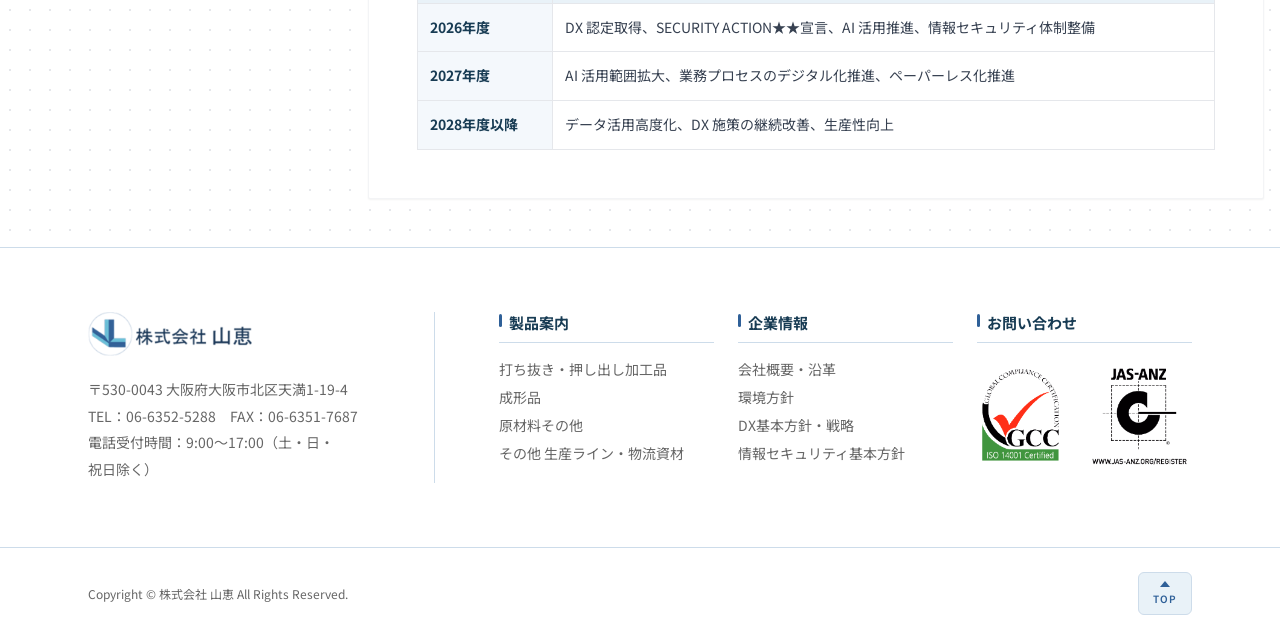
<file: pages/dx.html>
<!DOCTYPE html>

<html lang="ja">

<head>
  <meta charset="utf-8" />
  <meta name="viewport" content="width=device-width, initial-scale=1.0" />
  <meta name="description" content="株式会社山恵のDX基本方針・戦略。デジタル技術とデータの活用により、営業・業務・環境品質・人材・セキュリティの各領域で提案力と業務品質の向上に取り組みます。" />
  <title>DX基本方針・戦略 | 株式会社山恵</title>
  <link href="https://fonts.googleapis.com" rel="preconnect" />
  <link crossorigin="" href="https://fonts.gstatic.com" rel="preconnect" />
  <link href="https://fonts.googleapis.com/css2?family=Noto+Sans+JP:wght@400;500;700&amp;display=swap"
    rel="stylesheet" />
  <link rel="stylesheet" href="../style.css">
  <style data-purpose="custom-styles">
    html {
      scroll-behavior: smooth;
    }

    body {
      background-color: #ffffff;
      color: #333333;
    }

    /* Background dots pattern */
    .bg-pattern {
      background-image: radial-gradient(#e5e7eb 1px, transparent 1px);
      background-size: 20px 20px;
    }

    /* Section Headings */
    .section-label {
      font-size: 0.75rem;
      font-weight: 700;
      letter-spacing: 0.12em;
      color: #2f9cbd;
      margin-bottom: 8px;
      text-transform: uppercase;
    }

    .section-title {
      font-size: clamp(1.5rem, 3vw, 2rem);
      font-weight: 700;
      color: #183c54;
      line-height: 1.4;
      display: flex;
      align-items: center;
      gap: 16px;
    }

    .section-title::after {
      content: "";
      display: block;
      width: 40px;
      height: 3px;
      background-color: #2f6098;
      margin-top: 8px;
    }

    /* Document headings */
    .doc-heading {
      display: flex;
      align-items: center;
      gap: 12px;
      color: #183c54;
      font-weight: 700;
      font-size: 1.125rem;
      margin-bottom: 16px;
      padding-bottom: 8px;
      border-bottom: 2px solid #e9f2f8;
    }

    .doc-num {
      display: inline-flex;
      align-items: center;
      justify-content: center;
      width: 28px;
      height: 28px;
      border-radius: 6px;
      background-color: #2f6098;
      color: #ffffff;
      font-size: 0.875rem;
      font-weight: bold;
      flex-shrink: 0;
    }

    /* Document tables */
    .doc-table {
      width: 100%;
      border-collapse: collapse;
      font-size: 0.875rem;
    }

    .doc-table th,
    .doc-table td {
      border: 1px solid #e5e7eb;
      padding: 12px;
      text-align: left;
      vertical-align: top;
      line-height: 1.7;
    }

    .doc-table thead th {
      background-color: #e9f2f8;
      color: #183c54;
      font-weight: 700;
      text-align: center;
    }

    .doc-table th[scope="row"] {
      background-color: #f4f8fc;
      color: #183c54;
      white-space: nowrap;
    }
  </style>
  <link rel="stylesheet" href="../tailwind.css">
</head>

<body>
  <header class="site-header" id="top">
    <div class="site-header__inner container">
      <a href="../index.html" class="site-header__logo" aria-label="株式会社 山恵 トップへ">
        <img src="../images/logo_01.png" alt="" width="165" height="40" class="site-header__logo-icon">
        <span class="site-header__logo-text">断熱材を主とした産業・工業用機器部品の総合商社</span>
      </a>
      <button type="button" class="site-header__menu-toggle" aria-expanded="false" aria-controls="global-nav" aria-label="メニューを開く">
        <span class="site-header__menu-bar"></span>
        <span class="site-header__menu-bar"></span>
        <span class="site-header__menu-bar"></span>
      </button>
      <nav class="site-header__nav" id="global-nav" aria-label="グローバルナビゲーション">
        <ul class="site-header__nav-list">
          <li><a class="text-sm font-medium" href="../index.html">ホーム</a></li>
          <!-- <li><a class="text-sm font-medium" href="./business.html">事業紹介</a></li> -->
          <li><a class="text-sm font-medium" href="./product.html">製品案内</a></li>
          <li><a class="text-sm font-medium active-nav-border" href="./company.html">企業情報</a></li>
          <li><a class="btn-nav-contact" href="./contact.html">お問い合わせ</a></li>
        </ul>
      </nav>
    </div>
  </header>
  <!-- END: MainHeader -->
  <main class="bg-pattern min-h-screen py-12">
    <div class="max-w-7xl mx-auto px-4 flex flex-col lg:flex-row-reverse gap-8">

      <!-- BEGIN: ContentArea -->
      <div class="flex-1 bg-white p-8 lg:p-12 shadow-sm border border-gray-100 rounded-sm">
        <nav class="mb-8 text-sm text-slate-500" aria-label="パンくずリスト">
          <ol class="flex items-center gap-2 flex-wrap">
            <li><a href="../index.html" class="hover:text-blue-600">ホーム</a></li>
            <li class="text-slate-300">/</li>
            <li><a href="./company.html" class="hover:text-blue-600">企業情報</a></li>
            <li class="text-slate-300">/</li>
            <li class="text-slate-700 font-medium">DX基本方針・戦略</li>
          </ol>
        </nav>

        <section id="dx-policy">
          <header class="mb-6">
            <p class="section-label">DX POLICY &amp; STRATEGY</p>
            <h2 class="section-title">DX基本方針・戦略</h2>
          </header>

          <div class="space-y-12 text-gray-700 leading-relaxed">
            <!-- 1 -->
            <div>
              <h3 class="doc-heading">基本方針</h3>
              <div class="space-y-4">
                <p>当社は、これまで築いてきたお客様との信頼関係を大切にしながら、社員が安心して働き、成長できる会社であり続けるために、デジタル技術とデータの活用を進めます。</p>
                <p>当社にとっての DX は、単なる IT ツールの導入ではありません。営業活動、受発注業務、在庫管理、情報共有などの仕事の進め方を見直し、より正確で、早く、提案力のある対応ができる会社へ変わっていくための取組です。</p>
                <p>また、「良心・誠実・自立・共有・提案・成長」という行動規範を大切にし、社員一人ひとりの気づきや工夫を共有しながら、業務改善とお客様への価値提供につなげていきます。</p>
              </div>
            </div>

            <!-- 3 -->
            <div>
              <h3 class="doc-heading">重点戦略</h3>
              <div class="overflow-x-auto">
                <table class="doc-table">
                  <thead>
                    <tr>
                      <th>重点領域</th>
                      <th>方針</th>
                      <th>主な取組</th>
                    </tr>
                  </thead>
                  <tbody>
                    <tr>
                      <th scope="row">営業DX</th>
                      <td>提案型営業とチーム営業を強化する。</td>
                      <td>顧客情報、案件、見積、コストダウン提案、新規量産引き合いを共有・可視化し、営業会議で活用する。</td>
                    </tr>
                    <tr>
                      <th scope="row">業務DX</th>
                      <td>事務業務の効率化と共有化を進める。</td>
                      <td>紙管理の廃止、電子保存、定型業務の標準化、を進める。</td>
                    </tr>
                    <tr>
                      <th scope="row">環境・品質DX</th>
                      <td>環境配慮と品質対応をデータで支える。</td>
                      <td>環境目標、化学物質情報、環境負荷物質調査、関連法令・手順書を管理し、提案・回答品質を高める。</td>
                    </tr>
                    <tr>
                      <th scope="row">人材DX</th>
                      <td>全社員の情報処理スキルを底上げする。</td>
                      <td>教育記録、社内教育を整備し、営業・事務・業務が必要なデジタルスキルを継続的に学ぶ。</td>
                    </tr>
                    <tr>
                      <th scope="row">セキュリティDX</th>
                      <td>機密性・完全性・可用性を確保する。</td>
                      <td>バックアップ、アクセス管理、パッチ適用、インシデント時の報告・隔離・復旧・再発防止教育を徹底する。</td>
                    </tr>
                  </tbody>
                </table>
              </div>
            </div>

            <!-- 4 -->
            <div>
              <h3 class="doc-heading">推進体制</h3>
              <p class="mb-4">DX 推進は代表取締役の責任のもと DX 推進担当はじめ全社員と共に取り組む。</p>
              <div class="overflow-x-auto">
                <table class="doc-table">
                  <thead>
                    <tr>
                      <th>役割</th>
                      <th>責任</th>
                    </tr>
                  </thead>
                  <tbody>
                    <tr>
                      <th scope="row">代表取締役</th>
                      <td>DX 方針の決定、重要施策の承認、情報セキュリティインシデント発生時の報告受領と指示。</td>
                    </tr>
                    <tr>
                      <th scope="row">DX推進担当</th>
                      <td>施策の進捗管理、課題整理、教育計画、成果指標の集計。</td>
                    </tr>
                    <tr>
                      <th scope="row">全社員</th>
                      <td>日常業務の課題・改善案の共有、情報管理ルールの遵守、デジタルスキル向上への参加。</td>
                    </tr>
                  </tbody>
                </table>
              </div>
            </div>

            <!-- 6 -->
            <div>
              <h3 class="doc-heading">ロードマップ</h3>
              <div class="overflow-x-auto">
                <table class="doc-table">
                  <thead>
                    <tr>
                      <th>期間</th>
                      <th>取組内容</th>
                    </tr>
                  </thead>
                  <tbody>
                    <tr>
                      <th scope="row">2026年度</th>
                      <td>DX 認定取得、SECURITY ACTION★★宣言、AI 活用推進、情報セキュリティ体制整備</td>
                    </tr>
                    <tr>
                      <th scope="row">2027年度</th>
                      <td>AI 活用範囲拡大、業務プロセスのデジタル化推進、ペーパーレス化推進</td>
                    </tr>
                    <tr>
                      <th scope="row">2028年度以降</th>
                      <td>データ活用高度化、DX 施策の継続改善、生産性向上</td>
                    </tr>
                  </tbody>
                </table>
              </div>
            </div>

          </div>
        </section>
      </div>
      <!-- END: ContentArea -->

      <!-- BEGIN: SideBar -->
      <aside class="w-full lg:w-80">
        <div class="bg-white border border-gray-200 rounded-sm overflow-hidden shadow-sm">
          <div class="bg-blue-50 border-t-2 border-blue-500 p-4">
            <h3 class="text-lg font-bold text-blue-900">企業情報</h3>
          </div>
          <nav class="flex flex-col">
            <a class="flex items-center gap-3 p-4 text-sm text-slate-600 hover:bg-slate-50 transition-colors border-b border-gray-100"
              href="./company.html">
              <span class="text-blue-500">➔</span>
              会社概要・沿革
            </a>
            <a class="flex items-center gap-3 p-4 text-sm text-slate-600 hover:bg-slate-50 transition-colors border-b border-gray-100"
              href="./environment.html">
              <span class="text-blue-500">➔</span>
              環境方針
            </a>
            <a class="flex items-center gap-3 p-4 text-sm font-bold text-blue-600 bg-blue-50/50 border-b border-gray-100">
              <span class="text-blue-500">➔</span>
              DX基本方針・戦略
            </a>
            <a class="flex items-center gap-3 p-4 text-sm text-slate-600 hover:bg-slate-50 transition-colors"
              href="./security.html">
              <span class="text-blue-500">➔</span>
              情報セキュリティ基本方針
            </a>
          </nav>
        </div>
      </aside>
      <!-- END: SideBar -->
    </div>
  </main>
  <footer class="site-footer" id="environment">
    <div class="site-footer__main container">
      <div class="site-footer__brand">
        <div class="site-footer__logo-area">
          <a href="../index.html" class="site-footer__logo">
            <img src="../images/logo_01.png" alt="" width="165" height="40">
          </a>
        </div>
        <address class="site-footer__address">
          〒530-0043 大阪府大阪市北区天満1-19-4<br>
          TEL：<a href="tel:0663525288">06-6352-5288</a>　FAX：06-6351-7687<br>
          電話受付時間：9:00〜17:00（土・日・祝日除く）
        </address>
      </div>

      <nav class="site-footer__nav" aria-label="フッターナビゲーション">
        <div class="site-footer__nav-col">
          <a href="./product.html" class="site-footer__nav-title">製品案内</a>
          <ul>
            <li><a href="./product.html">打ち抜き・押し出し加工品</a></li>
            <li><a href="./product1.html">成形品</a></li>
            <li><a href="./product2.html">原材料その他</a></li>
            <li><a href="./product3.html">その他 生産ライン・物流資材</a></li>
          </ul>
        </div>
        <div class="site-footer__nav-col">
          <a href="./company.html" class="site-footer__nav-title">企業情報</a>
          <ul>
            <li><a href="./company.html">会社概要・沿革</a></li>
            <li><a href="./environment.html">環境方針</a></li>
            <li><a href="./dx.html">DX基本方針・戦略</a></li>
            <li><a href="./security.html">情報セキュリティ基本方針</a></li>
          </ul>
        </div>
        <div class="site-footer__nav-col">
          <a href="./contact.html" class="site-footer__nav-title">お問い合わせ</a>
          <img src="../images/iso-jas.png" alt="ISO 14001 認証取得" class="site-footer__cert-logo">
        </div>
      </nav>
    </div>

    <div class="site-footer__bottom">
      <div class="container site-footer__bottom-inner">
        <p class="site-footer__copyright"><small>Copyright &copy; 株式会社 山恵 All Rights Reserved.</small></p>
        <button type="button" class="back-to-top-footer" aria-label="ページトップへ戻る">
          <span class="back-to-top-footer__icon" aria-hidden="true"></span>
          TOP
        </button>
      </div>
    </div>
  </footer>
  <script src="../main.js"></script>
</body>

</html>
</file>
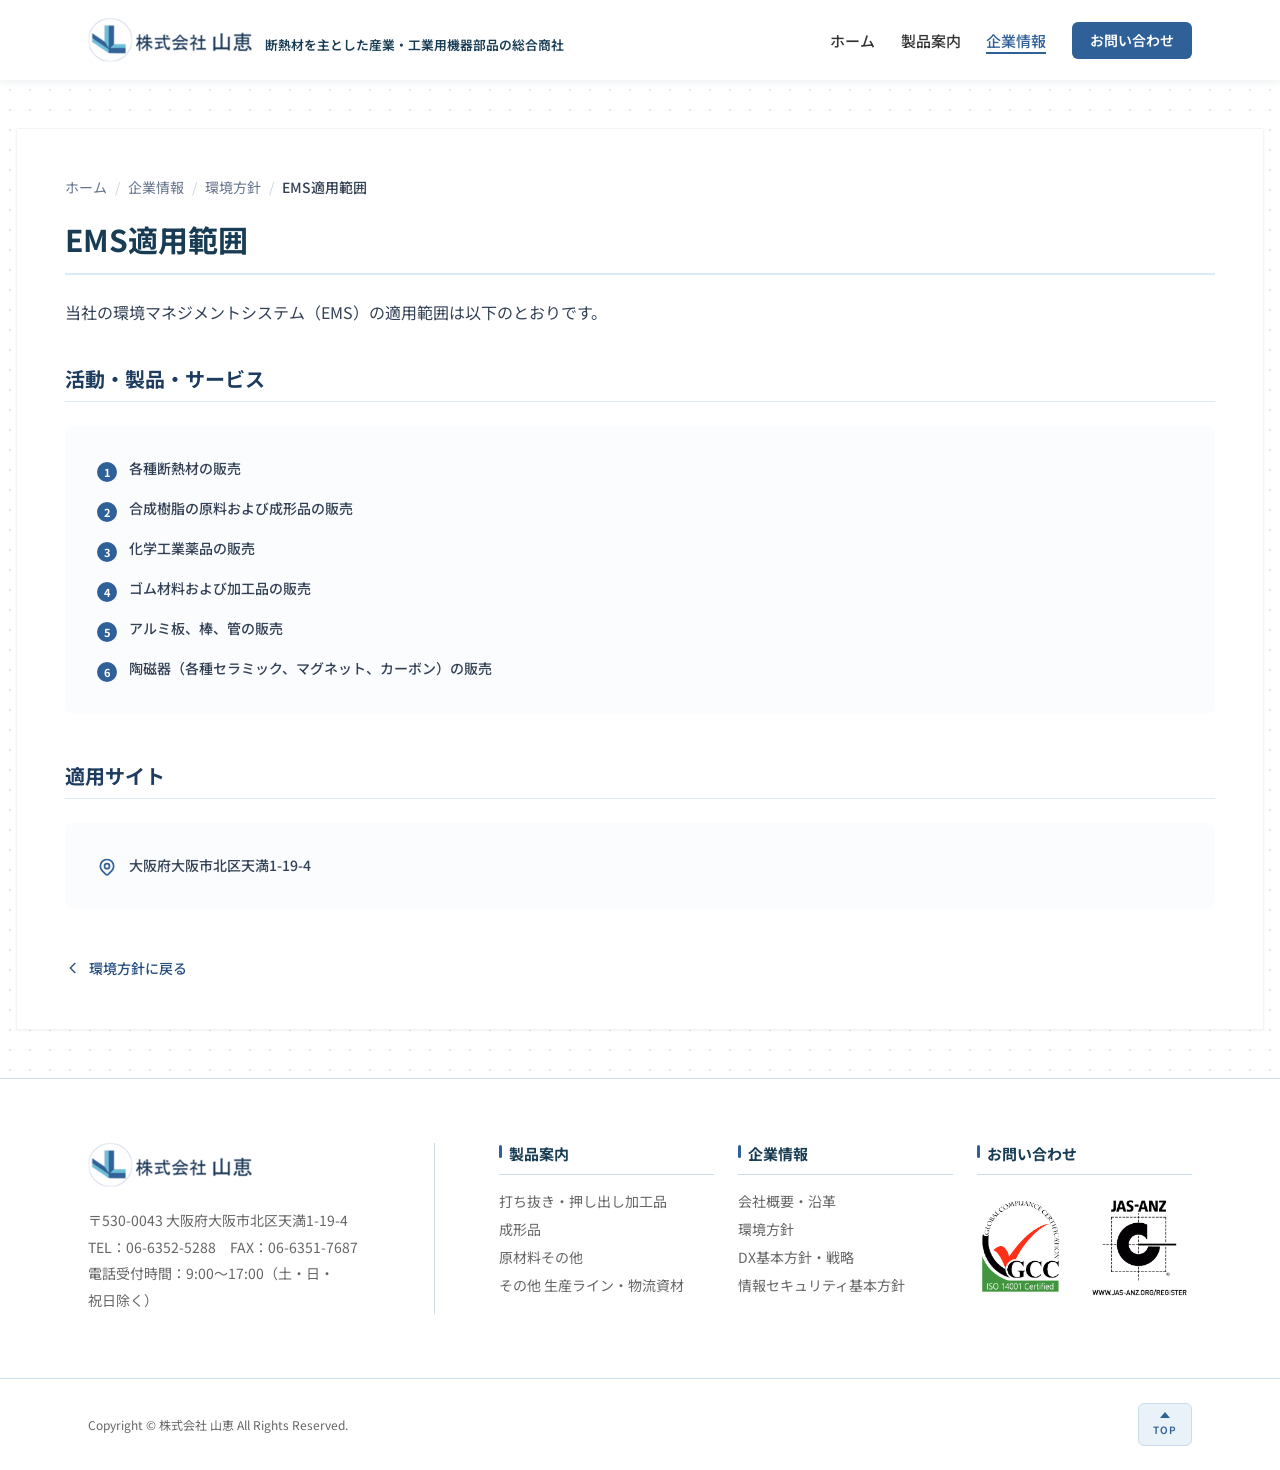
<file: pages/emssite.html>
<!DOCTYPE html>

<html lang="ja">

<head>
  <meta charset="utf-8" />
  <meta name="viewport" content="width=device-width, initial-scale=1.0" />
  <meta name="description" content="株式会社山恵のISO14001に基づく環境マネジメントシステム（EMS）の適用範囲ページ。断熱材・合成樹脂・化学工業薬品・ゴム材料・アルミ・セラミックの販売活動と、大阪市北区天満の適用サイトをご紹介します。" />
  <link rel="preconnect" href="https://fonts.googleapis.com">
  <link rel="preconnect" href="https://fonts.gstatic.com" crossorigin>
  <link href="https://fonts.googleapis.com/css2?family=Noto+Sans+JP:wght@400;500;700&display=swap" rel="stylesheet">
  <link rel="stylesheet" href="../style.css">
  <title>EMS適用範囲（ISO14001） | 株式会社山恵</title>
  <!-- Tailwind CSS CDN -->
  <!-- Google Fonts for Japanese support -->
  <link href="https://fonts.googleapis.com/css2?family=Noto+Sans+JP:wght@400;500;700&amp;display=swap"
    rel="stylesheet" />
  <style data-purpose="typography">
    body {
      font-family: 'Noto Sans JP', sans-serif;
    }
  </style>
  <style data-purpose="custom-layout">
    .bg-pattern {
      background-image: radial-gradient(#e5e7eb 1px, transparent 1px);
      background-size: 20px 20px;
    }

  </style>
  <link rel="stylesheet" href="../tailwind.css">
</head>

<body>
  <header class="site-header" id="top">
    <div class="site-header__inner container">
      <a href="../index.html" class="site-header__logo" aria-label="株式会社 山恵 トップへ">
        <img src="../images/logo_01.png" alt="" width="165" height="40" class="site-header__logo-icon">
        <span class="site-header__logo-text">断熱材を主とした産業・工業用機器部品の総合商社</span>
      </a>
      <button type="button" class="site-header__menu-toggle" aria-expanded="false" aria-controls="global-nav" aria-label="メニューを開く">
        <span class="site-header__menu-bar"></span>
        <span class="site-header__menu-bar"></span>
        <span class="site-header__menu-bar"></span>
      </button>
      <nav class="site-header__nav" id="global-nav" aria-label="グローバルナビゲーション">
        <ul class="site-header__nav-list">
          <li><a class="text-sm font-medium" href="../index.html">ホーム</a></li>
          <li><a class="text-sm font-medium" href="./product.html">製品案内</a></li>
          <li><a class="text-sm font-medium active-nav-border" href="./company.html">企業情報</a></li>
          <li><a class="btn-nav-contact" href="./contact.html">お問い合わせ</a></li>
        </ul>
      </nav>
    </div>
  </header>

  <main class="bg-pattern min-h-screen py-12">
    <div class="max-w-7xl mx-auto px-4 flex flex-col lg:flex-row gap-8">

      <!-- BEGIN: ContentArea -->
      <div class="flex-1 bg-white p-8 lg:p-12 shadow-sm border border-gray-100 rounded-sm">
        <!-- Breadcrumb -->
        <nav class="mb-6 text-sm text-slate-500" aria-label="パンくずリスト">
          <ol class="flex items-center gap-2">
            <li><a href="../index.html" class="hover:text-blue-600">ホーム</a></li>
            <li class="text-slate-300">/</li>
            <li><a href="./company.html" class="hover:text-blue-600">企業情報</a></li>
            <li class="text-slate-300">/</li>
            <li><a href="./environment.html" class="hover:text-blue-600">環境方針</a></li>
            <li class="text-slate-300">/</li>
            <li class="text-slate-700 font-medium">EMS適用範囲</li>
          </ol>
        </nav>

        <h2 class="text-3xl font-bold text-blue-900 mb-6 pb-4 border-b-2 border-blue-100">
          EMS適用範囲
        </h2>
        <div class="mb-10 text-slate-700 leading-relaxed">
          <p>当社の環境マネジメントシステム（EMS）の適用範囲は以下のとおりです。</p>
        </div>

        <!-- Section 1: 活動・製品・サービス -->
        <section class="mb-12">
          <h3 class="text-xl font-bold text-blue-800 mb-6 pb-2 border-b border-blue-100">
            活動・製品・サービス
          </h3>
          <div class="bg-blue-50/30 p-8 rounded-lg">
            <ul class="flex flex-col gap-4">
              <li class="flex items-start gap-3">
                <span class="mt-1 w-5 h-5 flex-shrink-0 flex items-center justify-center rounded-full bg-blue-500 text-white text-[11px] font-bold">1</span>
                <span class="text-sm font-medium text-slate-700">各種断熱材の販売</span>
              </li>
              <li class="flex items-start gap-3">
                <span class="mt-1 w-5 h-5 flex-shrink-0 flex items-center justify-center rounded-full bg-blue-500 text-white text-[11px] font-bold">2</span>
                <span class="text-sm font-medium text-slate-700">合成樹脂の原料および成形品の販売</span>
              </li>
              <li class="flex items-start gap-3">
                <span class="mt-1 w-5 h-5 flex-shrink-0 flex items-center justify-center rounded-full bg-blue-500 text-white text-[11px] font-bold">3</span>
                <span class="text-sm font-medium text-slate-700">化学工業薬品の販売</span>
              </li>
              <li class="flex items-start gap-3">
                <span class="mt-1 w-5 h-5 flex-shrink-0 flex items-center justify-center rounded-full bg-blue-500 text-white text-[11px] font-bold">4</span>
                <span class="text-sm font-medium text-slate-700">ゴム材料および加工品の販売</span>
              </li>
              <li class="flex items-start gap-3">
                <span class="mt-1 w-5 h-5 flex-shrink-0 flex items-center justify-center rounded-full bg-blue-500 text-white text-[11px] font-bold">5</span>
                <span class="text-sm font-medium text-slate-700">アルミ板、棒、管の販売</span>
              </li>
              <li class="flex items-start gap-3">
                <span class="mt-1 w-5 h-5 flex-shrink-0 flex items-center justify-center rounded-full bg-blue-500 text-white text-[11px] font-bold">6</span>
                <span class="text-sm font-medium text-slate-700">陶磁器（各種セラミック、マグネット、カーボン）の販売</span>
              </li>
            </ul>
          </div>
        </section>

        <!-- Section 2: 適用サイト -->
        <section class="mb-12">
          <h3 class="text-xl font-bold text-blue-800 mb-6 pb-2 border-b border-blue-100">
            適用サイト
          </h3>
          <div class="bg-blue-50/30 p-8 rounded-lg">
            <div class="flex items-start gap-3">
              <svg class="w-5 h-5 mt-0.5 text-blue-500 flex-shrink-0" fill="none" stroke="currentColor" viewBox="0 0 24 24" xmlns="http://www.w3.org/2000/svg">
                <path stroke-linecap="round" stroke-linejoin="round" stroke-width="2" d="M17.657 16.657L13.414 20.9a1.998 1.998 0 01-2.827 0l-4.244-4.243a8 8 0 1111.314 0z"></path>
                <path stroke-linecap="round" stroke-linejoin="round" stroke-width="2" d="M15 11a3 3 0 11-6 0 3 3 0 016 0z"></path>
              </svg>
              <p class="text-sm font-medium text-slate-700">大阪府大阪市北区天満1-19-4</p>
            </div>
          </div>
        </section>

        <!-- Back link -->
        <div class="mt-8">
          <a href="./environment.html" class="inline-flex items-center gap-2 text-sm text-blue-600 hover:underline font-medium">
            <svg class="w-4 h-4 rotate-180" fill="none" stroke="currentColor" viewBox="0 0 24 24" xmlns="http://www.w3.org/2000/svg">
              <path stroke-linecap="round" stroke-linejoin="round" stroke-width="2" d="M9 5l7 7-7 7"></path>
            </svg>
            環境方針に戻る
          </a>
        </div>
      </div>
      <!-- END: ContentArea -->

     
    </div>
  </main>

  <footer class="site-footer" id="environment">
    <div class="site-footer__main container">
      <div class="site-footer__brand">
        <div class="site-footer__logo-area">
          <a href="../index.html" class="site-footer__logo">
            <img src="../images/logo_01.png" alt="" width="165" height="40">
          </a>
          <!-- <img src="../images/ISO14001.jpg" alt="ISO 14001 認証取得" class="site-footer__cert-logo"> -->
        </div>
        <address class="site-footer__address">
          〒530-0043 大阪府大阪市北区天満1-19-4<br>
          TEL：<a href="tel:0663525288">06-6352-5288</a>　FAX：06-6351-7687<br>
          電話受付時間：9:00〜17:00（土・日・祝日除く）
        </address>
      </div>

      <nav class="site-footer__nav" aria-label="フッターナビゲーション">
        <div class="site-footer__nav-col">
          <a href="./product.html" class="site-footer__nav-title">製品案内</a>
          <ul>
            <li><a href="./product.html">打ち抜き・押し出し加工品</a></li>
            <li><a href="./product1.html">成形品</a></li>
            <li><a href="./product2.html">原材料その他</a></li>
            <li><a href="./product3.html">その他 生産ライン・物流資材</a></li>
          </ul>
        </div>
        <div class="site-footer__nav-col">
          <a href="./company.html" class="site-footer__nav-title">企業情報</a>
          <ul>
            <li><a href="./company.html">会社概要・沿革</a></li>
            <li><a href="./environment.html">環境方針</a></li>
            <li><a href="./dx.html">DX基本方針・戦略</a></li>
            <li><a href="./security.html">情報セキュリティ基本方針</a></li>
            <!-- <li><a href="./company.html#dx-initiatives">DXの取り組み</a></li> -->
          </ul>
        </div>
        <div class="site-footer__nav-col">
          <a href="./contact.html" class="site-footer__nav-title">お問い合わせ</a>
          <img src="../images/iso-jas.png" alt="ISO 14001 認証取得" class="site-footer__cert-logo">
        </div>
      </nav>
    </div>

    <div class="site-footer__bottom">
      <div class="container site-footer__bottom-inner">
        <p class="site-footer__copyright"><small>Copyright &copy; 株式会社 山恵 All Rights Reserved.</small></p>
        <button type="button" class="back-to-top-footer" aria-label="ページトップへ戻る">
          <span class="back-to-top-footer__icon" aria-hidden="true"></span>
          TOP
        </button>
      </div>
    </div>
  </footer>
  <script src="../main.js"></script>
</body>

</html>
</file>
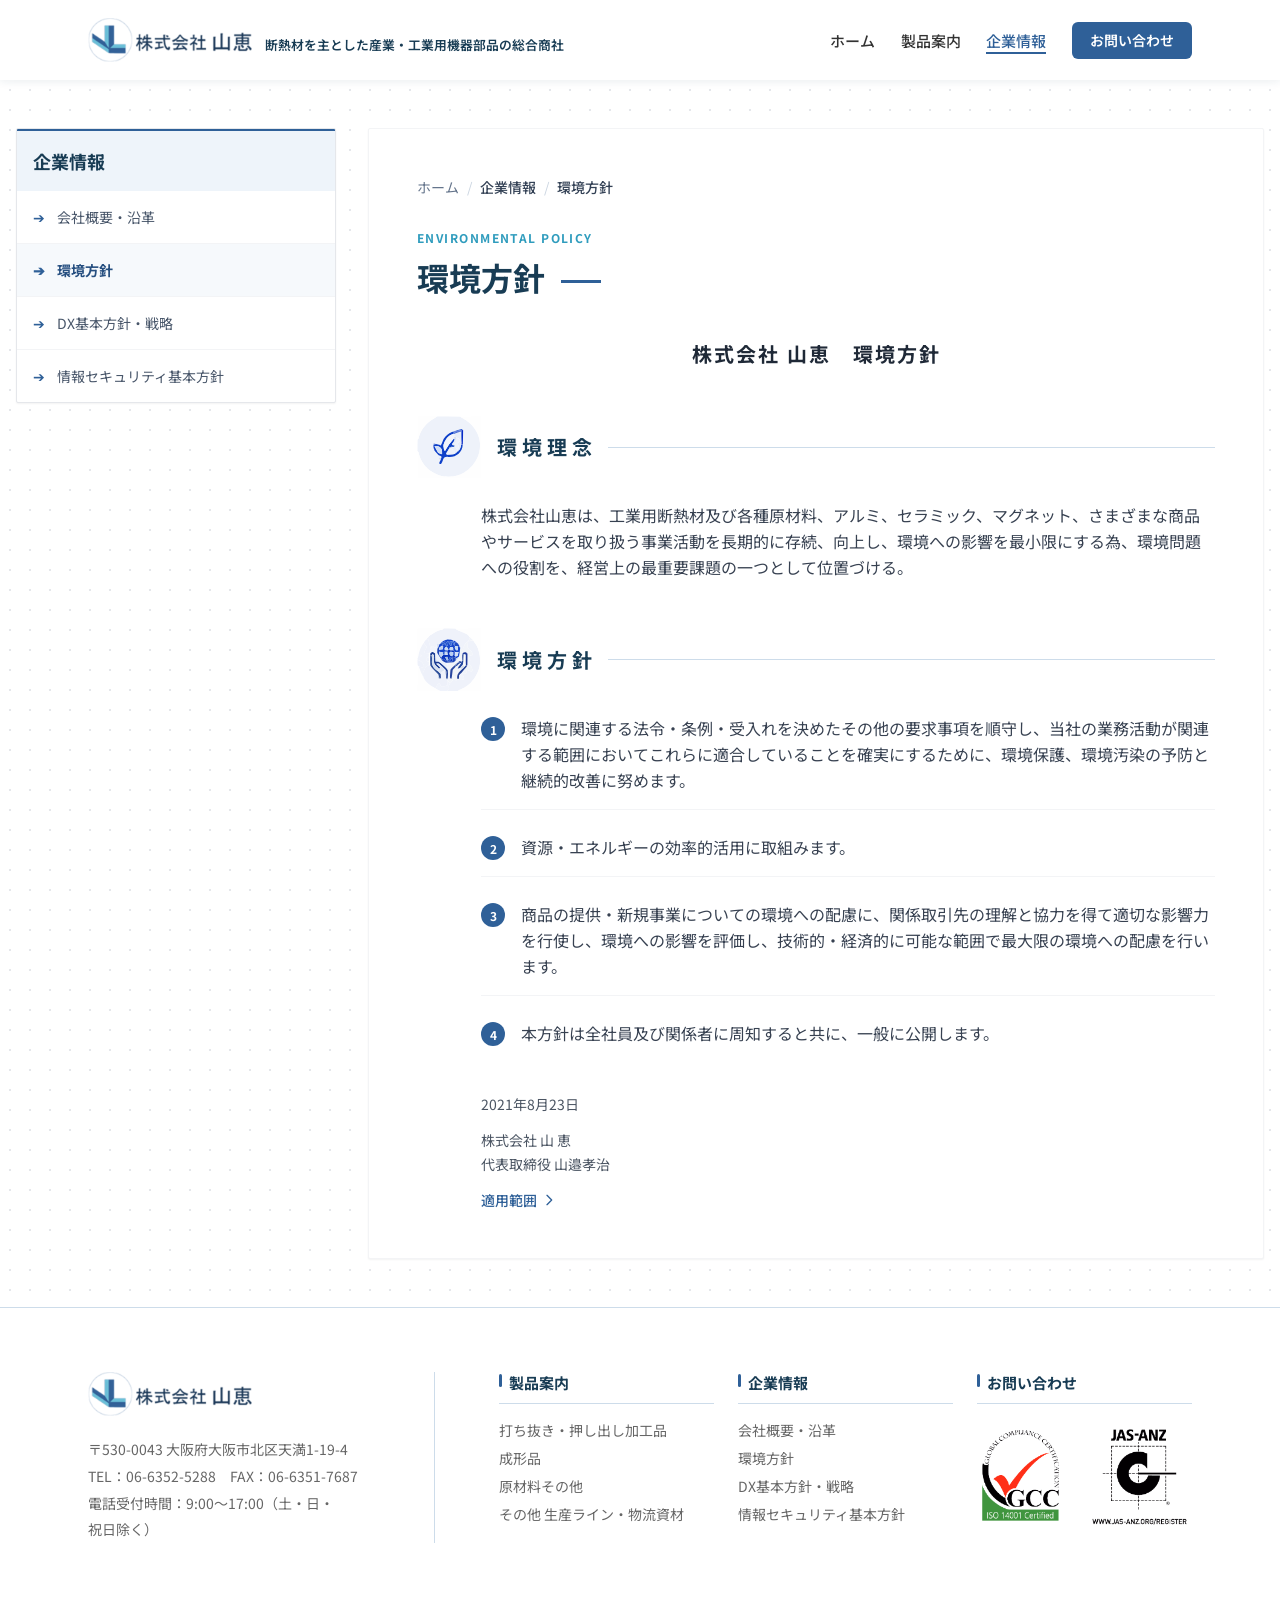
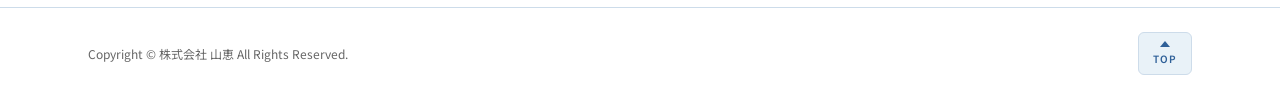
<file: pages/environment.html>
<!DOCTYPE html>

<html lang="ja">

<head>
  <meta charset="utf-8" />
  <meta name="viewport" content="width=device-width, initial-scale=1.0" />
  <meta name="description" content="株式会社山恵の環境方針ページ。ISO14001:2015認証取得。工業用断熱材・各種原材料を取り扱う総合商社としての環境理念と環境方針をご紹介します。" />
  <title>環境方針 | 株式会社山恵</title>
  <link href="https://fonts.googleapis.com" rel="preconnect" />
  <link crossorigin="" href="https://fonts.gstatic.com" rel="preconnect" />
  <link href="https://fonts.googleapis.com/css2?family=Noto+Sans+JP:wght@400;500;700&amp;display=swap"
    rel="stylesheet" />
  <link rel="stylesheet" href="../style.css">
  <style data-purpose="custom-styles">
    html {
      scroll-behavior: smooth;
    }

    body {
      background-color: #ffffff;
      color: #333333;
    }

    /* Background dots pattern */
    .bg-pattern {
      background-image: radial-gradient(#e5e7eb 1px, transparent 1px);
      background-size: 20px 20px;
    }

    /* Section Headings */
    .section-label {
      font-size: 0.75rem;
      font-weight: 700;
      letter-spacing: 0.12em;
      color: #2f9cbd;
      margin-bottom: 8px;
      text-transform: uppercase;
    }

    .section-title {
      font-size: clamp(1.5rem, 3vw, 2rem);
      font-weight: 700;
      color: #183c54;
      line-height: 1.4;
      display: flex;
      align-items: center;
      gap: 16px;
    }

    .section-title::after {
      content: "";
      display: block;
      width: 40px;
      height: 3px;
      background-color: #2f6098;
      margin-top: 8px;
    }

    .policy-heading {
      display: flex;
      align-items: center;
      gap: 16px;
      color: #183c54;
      font-weight: 700;
      font-size: 1.25rem;
      margin-bottom: 24px;
    }

    .policy-heading::after {
      content: "";
      flex-grow: 1;
      height: 1px;
      background-color: #cddcea;
    }

    .policy-list-number {
      display: inline-flex;
      align-items: center;
      justify-content: center;
      width: 24px;
      height: 24px;
      border-radius: 50%;
      background-color: #2f6098;
      color: white;
      font-size: 0.75rem;
      font-weight: bold;
      flex-shrink: 0;
      margin-top: 2px;
    }
  </style>
  <link rel="stylesheet" href="../tailwind.css">
</head>

<body>
  <header class="site-header" id="top">
    <div class="site-header__inner container">
      <a href="../index.html" class="site-header__logo" aria-label="株式会社 山恵 トップへ">
        <img src="../images/logo_01.png" alt="" width="165" height="40" class="site-header__logo-icon">
        <span class="site-header__logo-text">断熱材を主とした産業・工業用機器部品の総合商社</span>
      </a>
      <button type="button" class="site-header__menu-toggle" aria-expanded="false" aria-controls="global-nav" aria-label="メニューを開く">
        <span class="site-header__menu-bar"></span>
        <span class="site-header__menu-bar"></span>
        <span class="site-header__menu-bar"></span>
      </button>
      <nav class="site-header__nav" id="global-nav" aria-label="グローバルナビゲーション">
        <ul class="site-header__nav-list">
          <li><a class="text-sm font-medium" href="../index.html">ホーム</a></li>
          <!-- <li><a class="text-sm font-medium" href="./business.html">事業紹介</a></li> -->
          <li><a class="text-sm font-medium" href="./product.html">製品案内</a></li>
          <li><a class="text-sm font-medium active-nav-border" href="./company.html">企業情報</a></li>
          <li><a class="btn-nav-contact" href="./contact.html">お問い合わせ</a></li>
        </ul>
      </nav>
    </div>
  </header>
  <!-- END: MainHeader -->
  <main class="bg-pattern min-h-screen py-12">
    <div class="max-w-7xl mx-auto px-4 flex flex-col lg:flex-row-reverse gap-8">

      <!-- BEGIN: ContentArea -->
      <div class="flex-1 bg-white p-8 lg:p-12 shadow-sm border border-gray-100 rounded-sm">
        <nav class="mb-8 text-sm text-slate-500" aria-label="パンくずリスト">
          <ol class="flex items-center gap-2 flex-wrap">
            <li><a href="../index.html" class="hover:text-blue-600">ホーム</a></li>
            <li class="text-slate-300">/</li>
            <li class="text-slate-700 font-medium">企業情報</li>
            <li class="text-slate-300">/</li>
            <li class="text-slate-700 font-medium">環境方針</li>
          </ol>
        </nav>

        <!-- BEGIN: Environmental Policy Section -->
        <section id="environmental-policy">
          <header class="mb-10">
            <p class="section-label">ENVIRONMENTAL POLICY</p>
            <h2 class="section-title">環境方針</h2>
          </header>

          <h3 class="text-xl font-bold text-center tracking-widest mb-12 text-gray-800">株式会社 山恵　環境方針</h3>
          <div class="mb-12">
            <h4 class="policy-heading">
              <img alt="" width="64" height="64" src="../images/env-concept.svg" />
              環 境 理 念
            </h4>
            <p class="text-gray-700 leading-relaxed pl-16">
              株式会社山恵は、工業用断熱材及び各種原材料、アルミ、セラミック、マグネット、さまざまな商品やサービスを取り扱う事業活動を長期的に存続、向上し、環境への影響を最小限にする為、環境問題への役割を、経営上の最重要課題の一つとして位置づける。
            </p>
          </div>
          <div>
            <h4 class="policy-heading">
              <img alt="" width="64" height="64" src="../images/env-policy.svg" />
              環 境 方 針
            </h4>
            <ol class="space-y-6 text-gray-700 leading-relaxed pl-16">
              <li class="flex gap-4 items-start border-b border-gray-100 pb-4">
                <span class="policy-list-number">1</span>
                <span>環境に関連する法令・条例・受入れを決めたその他の要求事項を順守し、当社の業務活動が関連する範囲においてこれらに適合していることを確実にするために、環境保護、環境汚染の予防と継続的改善に努めます。</span>
              </li>
              <li class="flex gap-4 items-start border-b border-gray-100 pb-4">
                <span class="policy-list-number">2</span>
                <span>資源・エネルギーの効率的活用に取組みます。</span>
              </li>
              <li class="flex gap-4 items-start border-b border-gray-100 pb-4">
                <span class="policy-list-number">3</span>
                <span>商品の提供・新規事業についての環境への配慮に、関係取引先の理解と協力を得て適切な影響力を行使し、環境への影響を評価し、技術的・経済的に可能な範囲で最大限の環境への配慮を行います。</span>
              </li>
              <li class="flex gap-4 items-start">
                <span class="policy-list-number">4</span>
                <span>本方針は全社員及び関係者に周知すると共に、一般に公開します。</span>
              </li>
            </ol>
            <div class="mt-12 pl-16 text-sm text-gray-600">
              <p class="mb-4">2021年8月23日</p>
              <p class="mb-1">株式会社 山 恵</p>
              <p>代表取締役 山邉孝治</p>
              <a class="inline-flex items-center gap-1 text-primary hover:underline mt-4 font-medium" href="./emssite.html">
                適用範囲
                <svg class="w-4 h-4" fill="none" stroke="currentColor" viewBox="0 0 24 24"
                  xmlns="http://www.w3.org/2000/svg">
                  <path d="M9 5l7 7-7 7" stroke-linecap="round" stroke-linejoin="round" stroke-width="2"></path>
                </svg>
              </a>
            </div>
          </div>
        </section>
        <!-- END: Environmental Policy Section -->
      </div>
      <!-- END: ContentArea -->

      <!-- BEGIN: SideBar -->
      <aside class="w-full lg:w-80">
        <div class="bg-white border border-gray-200 rounded-sm overflow-hidden shadow-sm">
          <div class="bg-blue-50 border-t-2 border-blue-500 p-4">
            <h3 class="text-lg font-bold text-blue-900">企業情報</h3>
          </div>
          <nav class="flex flex-col">
            <!-- 会社概要・沿革 -->
            <a class="flex items-center gap-3 p-4 text-sm text-slate-600 hover:bg-slate-50 transition-colors border-b border-gray-100"
              href="./company.html">
              <span class="text-blue-500">➔</span>
              会社概要・沿革
            </a>
            <!-- 環境方針 (active) -->
            <a class="flex items-center gap-3 p-4 text-sm font-bold text-blue-600 bg-blue-50/50 border-b border-gray-100">
              <span class="text-blue-500">➔</span>
              環境方針
            </a>
            <!-- DX基本方針・戦略 -->
            <a class="flex items-center gap-3 p-4 text-sm text-slate-600 hover:bg-slate-50 transition-colors border-b border-gray-100"
              href="./dx.html">
              <span class="text-blue-500">➔</span>
              DX基本方針・戦略
            </a>
            <!-- 情報セキュリティ基本方針 -->
            <a class="flex items-center gap-3 p-4 text-sm text-slate-600 hover:bg-slate-50 transition-colors"
              href="./security.html">
              <span class="text-blue-500">➔</span>
              情報セキュリティ基本方針
            </a>
          </nav>
        </div>
      </aside>
      <!-- END: SideBar -->
    </div>
  </main>
  <footer class="site-footer" id="environment">
    <div class="site-footer__main container">
      <div class="site-footer__brand">
        <div class="site-footer__logo-area">
          <a href="../index.html" class="site-footer__logo">
            <img src="../images/logo_01.png" alt="" width="165" height="40">
          </a>
          <!-- <img src="../images/ISO14001.jpg" alt="ISO 14001 認証取得" class="site-footer__cert-logo"> -->
        </div>
        <address class="site-footer__address">
          〒530-0043 大阪府大阪市北区天満1-19-4<br>
          TEL：<a href="tel:0663525288">06-6352-5288</a>　FAX：06-6351-7687<br>
          電話受付時間：9:00〜17:00（土・日・祝日除く）
        </address>
      </div>

      <nav class="site-footer__nav" aria-label="フッターナビゲーション">
        <div class="site-footer__nav-col">
          <a href="./product.html" class="site-footer__nav-title">製品案内</a>
          <ul>
            <li><a href="./product.html">打ち抜き・押し出し加工品</a></li>
            <li><a href="./product1.html">成形品</a></li>
            <li><a href="./product2.html">原材料その他</a></li>
            <li><a href="./product3.html">その他 生産ライン・物流資材</a></li>
          </ul>
        </div>
        <div class="site-footer__nav-col">
          <a href="./company.html" class="site-footer__nav-title">企業情報</a>
          <ul>
            <li><a href="./company.html">会社概要・沿革</a></li>
            <li><a href="./environment.html">環境方針</a></li>
            <li><a href="./dx.html">DX基本方針・戦略</a></li>
            <li><a href="./security.html">情報セキュリティ基本方針</a></li>
          </ul>
        </div>
        <div class="site-footer__nav-col">
          <a href="./contact.html" class="site-footer__nav-title">お問い合わせ</a>
          <img src="../images/iso-jas.png" alt="ISO 14001 認証取得" class="site-footer__cert-logo">
        </div>
      </nav>
    </div>

    <div class="site-footer__bottom">
      <div class="container site-footer__bottom-inner">
        <p class="site-footer__copyright"><small>Copyright &copy; 株式会社 山恵 All Rights Reserved.</small></p>
        <button type="button" class="back-to-top-footer" aria-label="ページトップへ戻る">
          <span class="back-to-top-footer__icon" aria-hidden="true"></span>
          TOP
        </button>
      </div>
    </div>
  </footer>
  <script src="../main.js"></script>
</body>

</html>
</file>
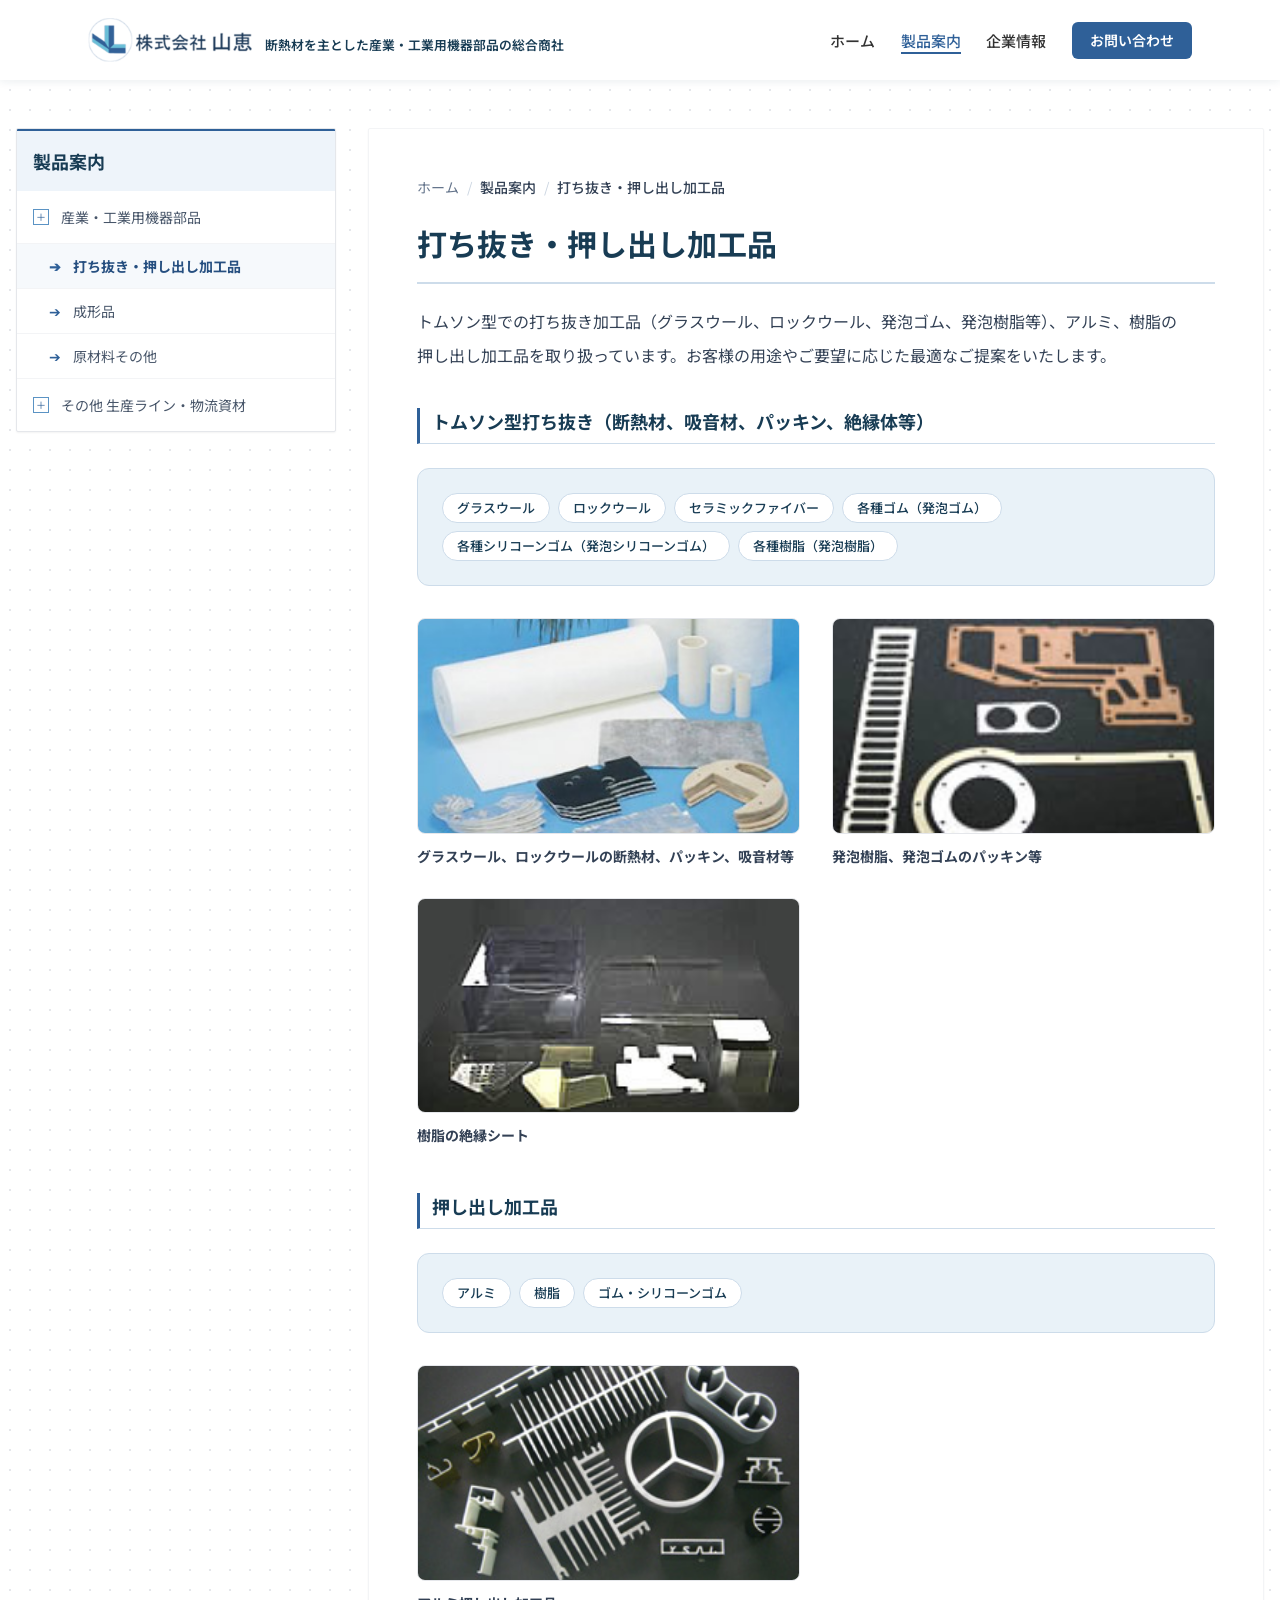
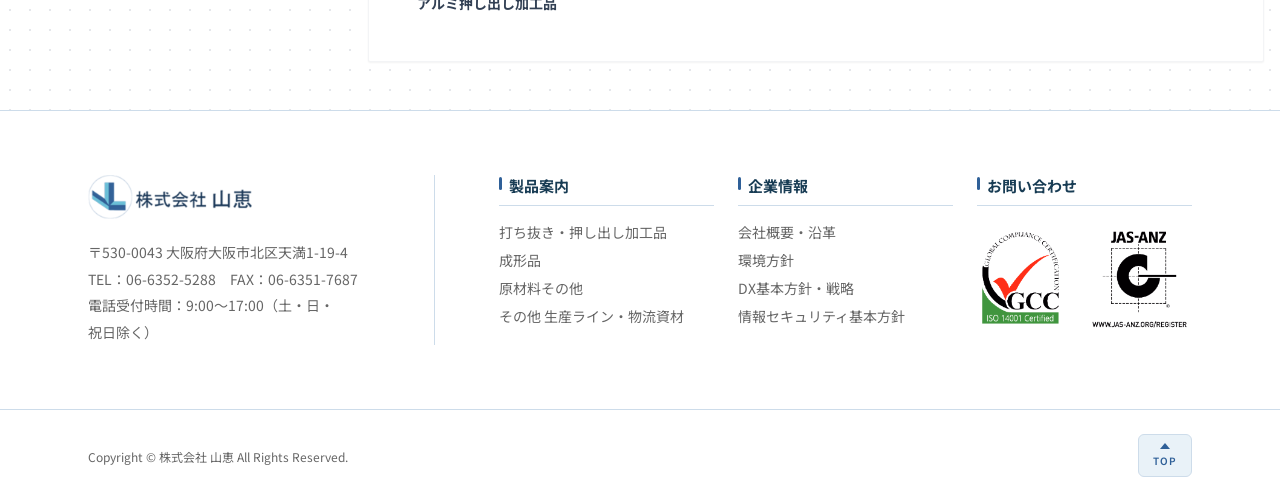
<file: pages/product.html>
<!DOCTYPE html>

<html lang="ja">

<head>
  <meta charset="utf-8" />
  <meta name="viewport" content="width=device-width, initial-scale=1.0" />
  <meta name="description" content="株式会社山恵の打ち抜き・押し出し加工品ページ。グラスウール・ロックウール・セラミックファイバー・各種ゴム・樹脂のトムソン型打ち抜き品、アルミ・樹脂・シリコーンゴムの押し出し加工品を取り扱っています。" />
  <link rel="preconnect" href="https://fonts.googleapis.com">
  <link rel="preconnect" href="https://fonts.gstatic.com" crossorigin>
  <link href="https://fonts.googleapis.com/css2?family=Noto+Sans+JP:wght@400;500;700&display=swap" rel="stylesheet">
  <link rel="stylesheet" href="../style.css">
  <title>打ち抜き・押し出し加工品（断熱材・ゴム・樹脂） | 株式会社山恵</title>
  <!-- Tailwind CSS CDN -->
  <!-- Google Fonts for Japanese support -->
  <link href="https://fonts.googleapis.com/css2?family=Noto+Sans+JP:wght@400;500;700&amp;display=swap"
    rel="stylesheet" />
  <style data-purpose="typography">
    body {
      font-family: 'Noto Sans JP', sans-serif;
    }
  </style>
  <style data-purpose="custom-layout">
    .bg-pattern {
      background-image: radial-gradient(#e5e7eb 1px, transparent 1px);
      background-size: 20px 20px;
    }

  </style>
  <link rel="stylesheet" href="../tailwind.css">
</head>

<body>
  <header class="site-header" id="top">
    <div class="site-header__inner container">
      <a href="../index.html" class="site-header__logo" aria-label="株式会社 山恵 トップへ">
        <img src="../images/logo_01.png" alt="" width="165" height="40" class="site-header__logo-icon">
        <span class="site-header__logo-text">断熱材を主とした産業・工業用機器部品の総合商社</span>
      </a>
      <button type="button" class="site-header__menu-toggle" aria-expanded="false" aria-controls="global-nav" aria-label="メニューを開く">
        <span class="site-header__menu-bar"></span>
        <span class="site-header__menu-bar"></span>
        <span class="site-header__menu-bar"></span>
      </button>
      <nav class="site-header__nav" id="global-nav" aria-label="グローバルナビゲーション">
        <ul class="site-header__nav-list">
          <li><a class="text-sm font-medium" href="../index.html">ホーム</a></li>
          <!-- <li><a class="text-sm font-medium" href="./business.html">事業紹介</a></li> -->
          <li><a class="text-sm font-medium active-nav-border" href="./product.html">製品案内</a></li>
          <li><a class="text-sm font-medium" href="./company.html">企業情報</a></li>
          <li><a class="btn-nav-contact" href="./contact.html">お問い合わせ</a></li>
        </ul>
      </nav>
    </div>
  </header>

  <main class="bg-pattern min-h-screen py-12">
    <div class="max-w-7xl mx-auto px-4 flex flex-col lg:flex-row-reverse gap-8">

      <!-- BEGIN: ContentArea -->
      <div class="flex-1 bg-white p-8 lg:p-12 shadow-sm border border-gray-100 rounded-sm products-contents">
        <nav class="mb-6 text-sm text-slate-500" aria-label="パンくずリスト">
          <ol class="flex items-center gap-2 flex-wrap">
            <li><a href="../index.html" class="hover:text-blue-600">ホーム</a></li>
            <li class="text-slate-300">/</li>
            <li class="text-slate-700 font-medium">製品案内</li>
            <li class="text-slate-300">/</li>
            <li class="text-slate-700 font-medium">打ち抜き・押し出し加工品</li>
          </ol>
        </nav>
        <h2>
          打ち抜き・押し出し加工品
        </h2>
        <div class="mb-10 text-slate-700 leading-relaxed">
          <p class="mb-2">トムソン型での打ち抜き加工品（グラスウール、ロックウール、発泡ゴム、発泡樹脂等）、アルミ、樹脂の</p>
          <p>押し出し加工品を取り扱っています。お客様の用途やご要望に応じた最適なご提案をいたします。</p>
        </div>

        <!-- Section 1: トムソン型打ち抜き -->
        <section class="mb-12">
          <h3>
            トムソン型打ち抜き（断熱材、吸音材、パッキン、絶縁体等）
          </h3>
          <!-- Material List -->
          <div class="material-tags">
            <span class="material-tag">グラスウール</span>
            <span class="material-tag">ロックウール</span>
            <span class="material-tag">セラミックファイバー</span>
            <span class="material-tag">各種ゴム（発泡ゴム）</span>
            <span class="material-tag">各種シリコーンゴム（発泡シリコーンゴム）</span>
            <span class="material-tag">各種樹脂（発泡樹脂）</span>
          </div>
          <!-- Product Images -->
          <div class="grid grid-cols-1 md:grid-cols-2 gap-8">
            <div data-purpose="product-card">
              <div class="aspect-video bg-gray-100 rounded-lg overflow-hidden mb-3 border border-gray-200">
                <img alt="グラスウール、ロックウールの断熱材、パッキン、吸音材等" class="w-full h-full object-cover"
                  src="../images/product-2-1.jpg" />
              </div>
              <p class="text-sm font-bold text-slate-700">グラスウール、ロックウールの断熱材、パッキン、吸音材等</p>
            </div>
            <div data-purpose="product-card">
              <div class="aspect-video bg-gray-100 rounded-lg overflow-hidden mb-3 border border-gray-200">
                <img alt="発泡樹脂、発泡ゴムのパッキン等" class="w-full h-full object-cover"
                  src="../images/product-2-2.jpg" />
              </div>
              <p class="text-sm font-bold text-slate-700">発泡樹脂、発泡ゴムのパッキン等</p>
            </div>
            <div data-purpose="product-card">
              <div class="aspect-video bg-gray-100 rounded-lg overflow-hidden mb-3 border border-gray-200">
                <img alt="樹脂の絶縁シート" class="w-full h-full object-cover"
                  src="../images/product-2-3.jpg" />
              </div>
              <p class="text-sm font-bold text-slate-700">樹脂の絶縁シート</p>
            </div>
          </div>
        </section>

        <!-- Section 2: 押し出し -->
        <section>
          <h3>
            押し出し加工品
          </h3>
          <!-- Material List -->
          <div class="material-tags">
            <span class="material-tag">アルミ</span>
            <span class="material-tag">樹脂</span>
            <span class="material-tag">ゴム・シリコーンゴム</span>
          </div>
          <!-- Product Images -->
          <div class="grid grid-cols-1 md:grid-cols-2 gap-8">
            <div data-purpose="product-card">
              <div class="aspect-video bg-gray-100 rounded-lg overflow-hidden mb-3 border border-gray-200">
                <img alt="アルミ押し出し加工品" class="w-full h-full object-cover"
                  src="../images/product-2-4.jpg" />
              </div>
              <p class="text-sm font-bold text-slate-700">アルミ押し出し加工品</p>
            </div>
          </div>
        </section>
      </div>
      <!-- END: ContentArea -->

      <!-- BEGIN: SideBar -->
      <aside class="w-full lg:w-80">
        <div class="bg-white border border-gray-200 rounded-sm overflow-hidden shadow-sm">
          <div class="bg-blue-50 border-t-2 border-blue-500 p-4">
            <h3 class="text-lg font-bold text-blue-900">製品案内</h3>
          </div>
          <nav class="flex flex-col">
            <!-- 産業・工業用機器部品 (parent, expanded) -->
            <div class="flex items-center gap-3 p-4 text-sm text-slate-600 border-b border-gray-100">
              <span
                class="w-4 h-4 flex items-center justify-center border border-blue-400 text-blue-500 text-[10px]">＋</span>
              産業・工業用機器部品
            </div>
            <!-- Sub: 打ち抜き・押し出し加工品 (active) -->
            <a class="flex items-center gap-3 pl-8 pr-4 py-3 text-sm font-bold text-blue-600 bg-blue-50/50 border-b border-gray-100"
              >
              <span class="text-blue-500">➔</span>
              打ち抜き・押し出し加工品
            </a>
            <!-- Sub: 成形品 -->
            <a class="flex items-center gap-3 pl-8 pr-4 py-3 text-sm text-slate-600 hover:bg-slate-50 border-b border-gray-100 transition-colors"
              href="./product1.html">
              <span class="text-blue-500">➔</span>
              成形品
            </a>
            <!-- Sub: 原材料その他 -->
            <a class="flex items-center gap-3 pl-8 pr-4 py-3 text-sm text-slate-600 hover:bg-slate-50 border-b border-gray-100 transition-colors"
              href="./product2.html">
              <span class="text-blue-500">➔</span>
              原材料その他
            </a>
            <!-- その他 生産ライン・物流資材 -->
            <a class="flex items-center gap-3 p-4 text-sm text-slate-600 hover:bg-slate-50 transition-colors"
              href="./product3.html">
              <span
                class="w-4 h-4 flex items-center justify-center border border-blue-400 text-blue-500 text-[10px]">＋</span>
              その他 生産ライン・物流資材
            </a>
          </nav>
        </div>
      </aside>
      <!-- END: SideBar -->

    </div>
  </main>

  <footer class="site-footer" id="environment">
    <div class="site-footer__main container">
      <div class="site-footer__brand">
        <div class="site-footer__logo-area">
          <a href="../index.html" class="site-footer__logo">
            <img src="../images/logo_01.png" alt="" width="165" height="40">
            
          </a>
          <!-- <img src="../images/ISO14001.jpg" alt="ISO 14001 認証取得" class="site-footer__cert-logo">
          <img src="../images/JAS-ANZ.jpg" alt="JAS 認証取得" class="site-footer__cert-logo"> -->
        </div>
        <address class="site-footer__address">
          〒530-0043 大阪府大阪市北区天満1-19-4<br>
          TEL：<a href="tel:0663525288">06-6352-5288</a>　FAX：06-6351-7687<br>
          電話受付時間：9:00〜17:00（土・日・祝日除く）
        </address>
      </div>

      <nav class="site-footer__nav" aria-label="フッターナビゲーション">
        <div class="site-footer__nav-col">
          <a href="./product.html" class="site-footer__nav-title">製品案内</a>
          <ul>
            <li><a href="./product.html">打ち抜き・押し出し加工品</a></li>
            <li><a href="./product1.html">成形品</a></li>
            <li><a href="./product2.html">原材料その他</a></li>
            <li><a href="./product3.html">その他 生産ライン・物流資材</a></li>
          </ul>
        </div>
        <div class="site-footer__nav-col">
          <a href="./company.html" class="site-footer__nav-title">企業情報</a>
          <ul>
            <li><a href="./company.html">会社概要・沿革</a></li>
            <li><a href="./environment.html">環境方針</a></li>
            <li><a href="./dx.html">DX基本方針・戦略</a></li>
            <li><a href="./security.html">情報セキュリティ基本方針</a></li>
            <!-- <li><a href="./company.html#dx-initiatives">DXの取り組み</a></li> -->
          </ul>
        </div>
        <div class="site-footer__nav-col">
          <a href="./contact.html" class="site-footer__nav-title">お問い合わせ</a>
          <img src="../images/iso-jas.png" alt="ISO 14001 認証取得" class="site-footer__cert-logo">
        </div>
      </nav>
    </div>

    <div class="site-footer__bottom">
      <div class="container site-footer__bottom-inner">
        <p class="site-footer__copyright"><small>Copyright &copy; 株式会社 山恵 All Rights Reserved.</small></p>
        <button type="button" class="back-to-top-footer" aria-label="ページトップへ戻る">
          <span class="back-to-top-footer__icon" aria-hidden="true"></span>
          TOP
        </button>
      </div>
    </div>
  </footer>
  <script src="../main.js"></script>
  
</body>

</html>
</file>
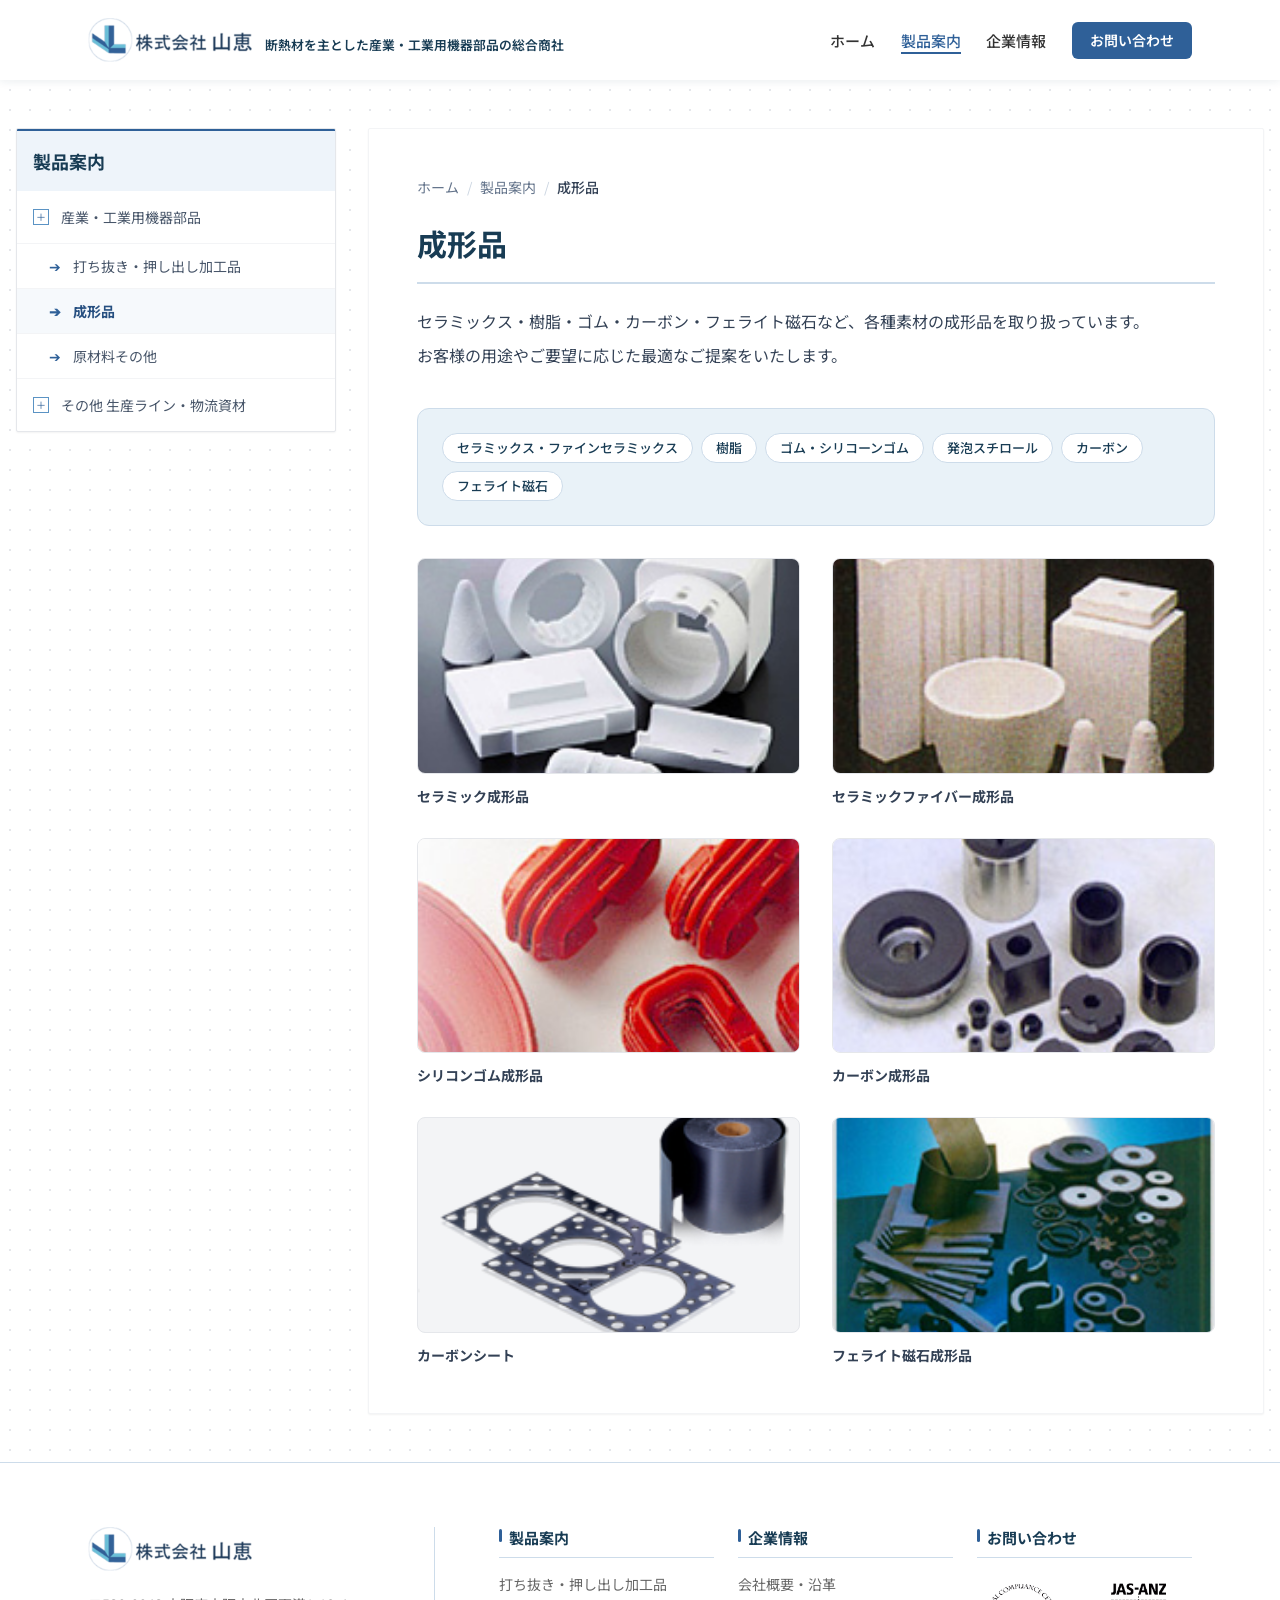
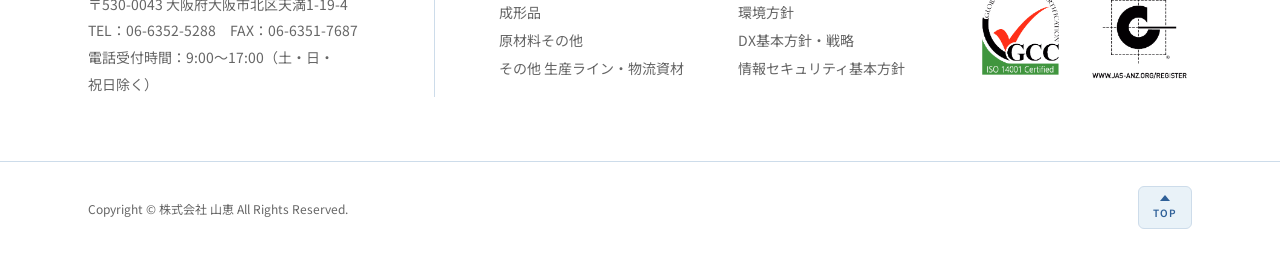
<file: pages/product1.html>
<!DOCTYPE html>

<html lang="ja">

<head>
  <meta charset="utf-8" />
  <meta name="viewport" content="width=device-width, initial-scale=1.0" />
  <meta name="description" content="株式会社山恵の成形品ページ。セラミックス・ファインセラミックス・樹脂・ゴム・シリコーンゴム・カーボン・フェライト磁石など各種素材の成形品を取り扱っています。用途に合わせた最適な製品をご提案します。" />
  <link rel="preconnect" href="https://fonts.googleapis.com">
  <link rel="preconnect" href="https://fonts.gstatic.com" crossorigin>
  <link href="https://fonts.googleapis.com/css2?family=Noto+Sans+JP:wght@400;500;700&display=swap" rel="stylesheet">
  <link rel="stylesheet" href="../style.css">
  <title>成形品（セラミック・樹脂・ゴム・カーボン） | 株式会社山恵</title>
  <!-- Tailwind CSS CDN -->
  <!-- Google Fonts for Japanese support -->
  <link href="https://fonts.googleapis.com/css2?family=Noto+Sans+JP:wght@400;500;700&amp;display=swap"
    rel="stylesheet" />
  <style data-purpose="typography">
    body {
      font-family: 'Noto Sans JP', sans-serif;
    }
  </style>
  <style data-purpose="custom-layout">
    /* Background dots pattern seen in original image */
    .bg-pattern {
      background-image: radial-gradient(#e5e7eb 1px, transparent 1px);
      background-size: 20px 20px;
    }

  </style>
  <link rel="stylesheet" href="../tailwind.css">
</head>

<body>
  <header class="site-header" id="top">
    <div class="site-header__inner container">
      <a href="../index.html" class="site-header__logo" aria-label="株式会社 山恵 トップへ">
        <img src="../images/logo_01.png" alt="" width="165" height="40" class="site-header__logo-icon">
        <span class="site-header__logo-text">断熱材を主とした産業・工業用機器部品の総合商社</span>
      </a>
      <button type="button" class="site-header__menu-toggle" aria-expanded="false" aria-controls="global-nav" aria-label="メニューを開く">
        <span class="site-header__menu-bar"></span>
        <span class="site-header__menu-bar"></span>
        <span class="site-header__menu-bar"></span>
      </button>
      <nav class="site-header__nav" id="global-nav" aria-label="グローバルナビゲーション">
        <ul class="site-header__nav-list">
          <li><a class="text-sm font-medium" href="../index.html">ホーム</a></li>
          <!-- <li><a class="text-sm font-medium" href="./business.html">事業紹介</a></li> -->
          <li><a class="text-sm font-medium active-nav-border" href="./product.html">製品案内</a></li>
          <li><a class="text-sm font-medium" href="./company.html">企業情報</a></li>
          <li><a class="btn-nav-contact" href="./contact.html">お問い合わせ</a></li>
        </ul>
      </nav>
    </div>
  </header>
  <!-- END: MainHeader -->
  <!-- BEGIN: MainContentWrapper -->
  <main class="bg-pattern min-h-screen py-12">
    <div class="max-w-7xl mx-auto px-4 flex flex-col lg:flex-row-reverse gap-8">
      <!-- BEGIN: ContentArea -->
      <div class="flex-1 bg-white p-8 lg:p-12 shadow-sm border border-gray-100 rounded-sm products-contents">
        <nav class="mb-6 text-sm text-slate-500" aria-label="パンくずリスト">
          <ol class="flex items-center gap-2 flex-wrap">
            <li><a href="../index.html" class="hover:text-blue-600">ホーム</a></li>
            <li class="text-slate-300">/</li>
            <li><a href="./product.html" class="hover:text-blue-600">製品案内</a></li>
            <li class="text-slate-300">/</li>
            <li class="text-slate-700 font-medium">成形品</li>
          </ol>
        </nav>
        <h2>
          成形品
        </h2>
        <div class="mb-10 text-slate-700 leading-relaxed">
          <p class="mb-2">セラミックス・樹脂・ゴム・カーボン・フェライト磁石など、各種素材の成形品を取り扱っています。</p>
          <p>お客様の用途やご要望に応じた最適なご提案をいたします。</p>
        </div>
        <!-- Material List Container -->
        <div class="material-tags">
          <span class="material-tag">セラミックス・ファインセラミックス</span>
          <span class="material-tag">樹脂</span>
          <span class="material-tag">ゴム・シリコーンゴム</span>
          <span class="material-tag">発泡スチロール</span>
          <span class="material-tag">カーボン</span>
          <span class="material-tag">フェライト磁石</span>
        </div>
        <!-- Product Image Grid -->
        <div class="grid grid-cols-1 md:grid-cols-2 gap-8">
          <!-- Card 1 -->
          <div data-purpose="product-card">
            <div class="aspect-video bg-gray-100 rounded-lg overflow-hidden mb-3 border border-gray-200">
              <img alt="セラミック成形品" class="w-full h-full object-cover"
                src="../images/product-3-1.jpg" />
            </div>
            <p class="text-sm font-bold text-slate-700">セラミック成形品</p>
          </div>
          <!-- Card 2 -->
          <div data-purpose="product-card">
            <div class="aspect-video bg-gray-100 rounded-lg overflow-hidden mb-3 border border-gray-200">
              <img alt="セラミックファイバー成形品" class="w-full h-full object-cover"
                src="../images/product-3-2.jpg" />
            </div>
            <p class="text-sm font-bold text-slate-700">セラミックファイバー成形品</p>
          </div>
          <!-- Card 3 -->
          <div data-purpose="product-card">
            <div class="aspect-video bg-gray-100 rounded-lg overflow-hidden mb-3 border border-gray-200">
              <img alt="シリコンゴム成形品" class="w-full h-full object-cover"
                src="../images/product-3-3.jpg" />
            </div>
            <p class="text-sm font-bold text-slate-700">シリコンゴム成形品</p>
          </div>
          <!-- Card 4 -->
          <div data-purpose="product-card">
            <div class="aspect-video bg-gray-100 rounded-lg overflow-hidden mb-3 border border-gray-200">
              <img alt="カーボン成形品" class="w-full h-full object-cover"
                src="../images/product-3-4.jpg" />
            </div>
            <p class="text-sm font-bold text-slate-700">カーボン成形品</p>
          </div>
          <!-- Card 5 -->
          <div data-purpose="product-card">
            <div class="aspect-video bg-gray-100 rounded-lg overflow-hidden mb-3 border border-gray-200">
              <img alt="カーボンシート" class="w-full h-full object-cover"
                src="../images/product-3-5.png" />
            </div>
            <p class="text-sm font-bold text-slate-700">カーボンシート</p>
          </div>
          <!-- Card 6 -->
          <div data-purpose="product-card">
            <div class="aspect-video bg-gray-100 rounded-lg overflow-hidden mb-3 border border-gray-200">
              <img alt="フェライト磁石成形品" class="w-full h-full object-cover"
                src="../images/product-3-6.jpg" />
            </div>
            <p class="text-sm font-bold text-slate-700">フェライト磁石成形品</p>
          </div>
        </div>
      </div>
      <!-- END: ContentArea -->
      <!-- BEGIN: SideBar -->
      <aside class="w-full lg:w-80">
        <div class="bg-white border border-gray-200 rounded-sm overflow-hidden shadow-sm">
          <div class="bg-blue-50 border-t-2 border-blue-500 p-4">
            <h3 class="text-lg font-bold text-blue-900">製品案内</h3>
          </div>
          <nav class="flex flex-col">
            <!-- 産業・工業用機器部品 (parent) -->
            <div class="flex items-center gap-3 p-4 text-sm text-slate-600 border-b border-gray-100">
              <span
                class="w-4 h-4 flex items-center justify-center border border-blue-400 text-blue-500 text-[10px]">＋</span>
              産業・工業用機器部品
            </div>
            <!-- Sub: 打ち抜き・押し出し加工品 -->
            <a class="flex items-center gap-3 pl-8 pr-4 py-3 text-sm text-slate-600 hover:bg-slate-50 border-b border-gray-100 transition-colors"
              href="./product.html">
              <span class="text-blue-500">➔</span>
              打ち抜き・押し出し加工品
            </a>
            <!-- Sub: 成形品 (active) -->
            <a class="flex items-center gap-3 pl-8 pr-4 py-3 text-sm font-bold text-blue-600 bg-blue-50/50 border-b border-gray-100"
              href="#">
              <span class="text-blue-500">➔</span>
              成形品
            </a>
            <!-- Sub: 原材料その他 -->
            <a class="flex items-center gap-3 pl-8 pr-4 py-3 text-sm text-slate-600 hover:bg-slate-50 border-b border-gray-100 transition-colors"
              href="./product2.html">
              <span class="text-blue-500">➔</span>
              原材料その他
            </a>
            <!-- その他 生産ライン・物流資材 -->
            <a class="flex items-center gap-3 p-4 text-sm text-slate-600 hover:bg-slate-50 transition-colors" 
              href="./product3.html">
              <span
                class="w-4 h-4 flex items-center justify-center border border-blue-400 text-blue-500 text-[10px]">＋</span>
              その他 生産ライン・物流資材
            </a>
          </nav>
        </div>
      </aside>
      <!-- END: SideBar -->
    </div>
  </main>
  <footer class="site-footer" id="environment">
    <div class="site-footer__main container">
      <div class="site-footer__brand">
        <div class="site-footer__logo-area">
          <a href="../index.html" class="site-footer__logo">
            <img src="../images/logo_01.png" alt="" width="165" height="40">
            
          </a>
          <!-- <img src="../images/ISO14001.jpg" alt="ISO 14001 認証取得" class="site-footer__cert-logo">
          <img src="../images/JAS-ANZ.jpg" alt="JAS 認証取得" class="site-footer__cert-logo"> -->
        </div>
        <address class="site-footer__address">
          〒530-0043 大阪府大阪市北区天満1-19-4<br>
          TEL：<a href="tel:0663525288">06-6352-5288</a>　FAX：06-6351-7687<br>
          電話受付時間：9:00〜17:00（土・日・祝日除く）
        </address>
      </div>

      <nav class="site-footer__nav" aria-label="フッターナビゲーション">
        <div class="site-footer__nav-col">
          <a href="./product.html" class="site-footer__nav-title">製品案内</a>
          <ul>
            <li><a href="./product.html">打ち抜き・押し出し加工品</a></li>
            <li><a href="./product1.html">成形品</a></li>
            <li><a href="./product2.html">原材料その他</a></li>
            <li><a href="./product3.html">その他 生産ライン・物流資材</a></li>
          </ul>
        </div>
        <div class="site-footer__nav-col">
          <a href="./company.html" class="site-footer__nav-title">企業情報</a>
          <ul>
            <li><a href="./company.html">会社概要・沿革</a></li>
            <li><a href="./environment.html">環境方針</a></li>
            <li><a href="./dx.html">DX基本方針・戦略</a></li>
            <li><a href="./security.html">情報セキュリティ基本方針</a></li>
            <!-- <li><a href="./company.html#dx-initiatives">DXの取り組み</a></li> -->
          </ul>
        </div>
        <div class="site-footer__nav-col">
          <a href="./contact.html" class="site-footer__nav-title">お問い合わせ</a>
          <img src="../images/iso-jas.png" alt="ISO 14001 認証取得" class="site-footer__cert-logo">
        </div>
      </nav>
    </div>

    <div class="site-footer__bottom">
      <div class="container site-footer__bottom-inner">
        <p class="site-footer__copyright"><small>Copyright &copy; 株式会社 山恵 All Rights Reserved.</small></p>
        <button type="button" class="back-to-top-footer" aria-label="ページトップへ戻る">
          <span class="back-to-top-footer__icon" aria-hidden="true"></span>
          TOP
        </button>
      </div>
    </div>
  </footer>
  <script src="../main.js"></script>

</body>

</html>
</file>
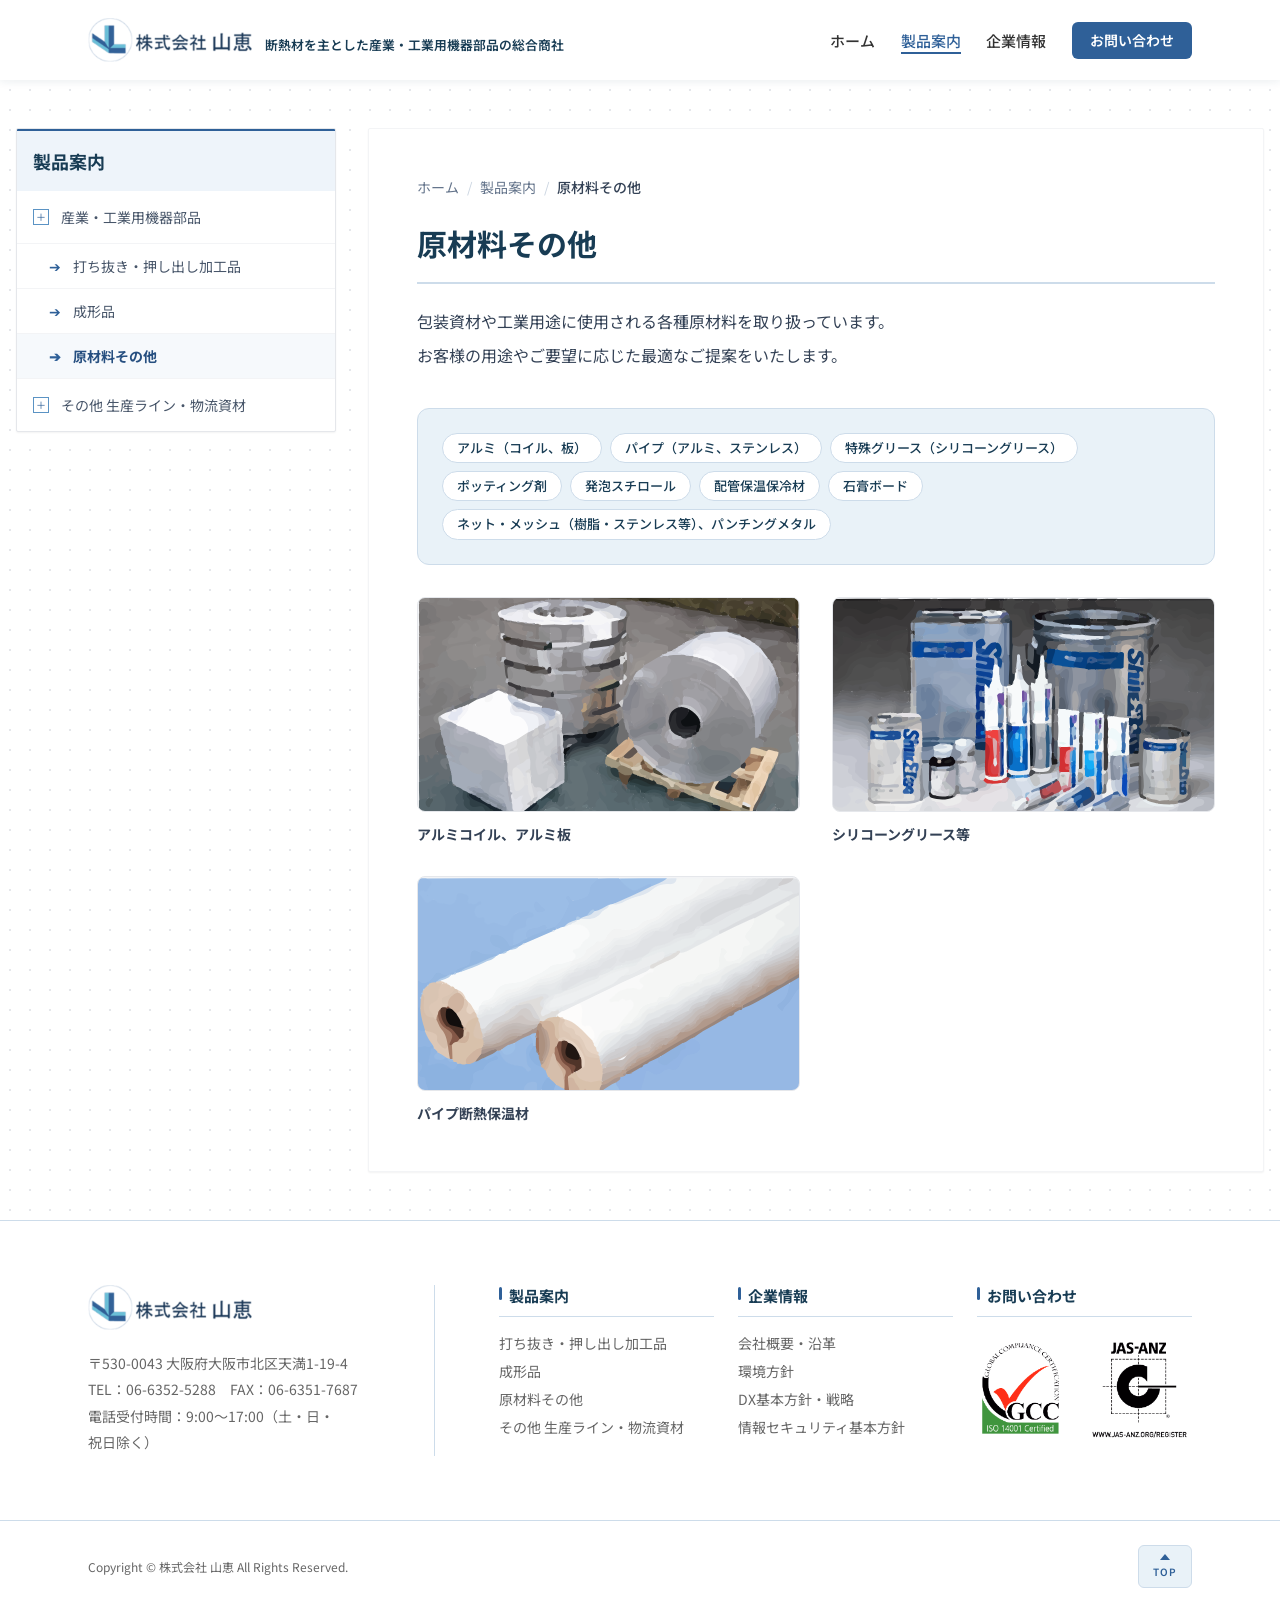
<file: pages/product2.html>
<!DOCTYPE html>

<html lang="ja">

<head>
  <meta charset="utf-8" />
  <meta name="viewport" content="width=device-width, initial-scale=1.0" />
  <meta name="description" content="株式会社山恵の原材料・その他製品ページ。アルミ（コイル・板）・パイプ・シリコーングリース・ポッティング剤・発泡スチロール・配管保温保冷材・石膏ボード・パンチングメタルなど工業用各種原材料を取り扱っています。" />
  <link rel="preconnect" href="https://fonts.googleapis.com">
  <link rel="preconnect" href="https://fonts.gstatic.com" crossorigin>
  <link href="https://fonts.googleapis.com/css2?family=Noto+Sans+JP:wght@400;500;700&display=swap" rel="stylesheet">
  <link rel="stylesheet" href="../style.css">
  <title>原材料その他（アルミ・グリース・断熱材等） | 株式会社山恵</title>
  <!-- Tailwind CSS CDN -->
  <!-- Google Fonts for Japanese support -->
  <link href="https://fonts.googleapis.com/css2?family=Noto+Sans+JP:wght@400;500;700&amp;display=swap"
    rel="stylesheet" />
  <style data-purpose="typography">
    body {
      font-family: 'Noto Sans JP', sans-serif;
    }
  </style>
  <style data-purpose="custom-layout">
    /* Background dots pattern seen in original image */
    .bg-pattern {
      background-image: radial-gradient(#e5e7eb 1px, transparent 1px);
      background-size: 20px 20px;
    }

  </style>
  <link rel="stylesheet" href="../tailwind.css">
</head>

<body>
  <header class="site-header" id="top">
    <div class="site-header__inner container">
      <a href="../index.html" class="site-header__logo" aria-label="株式会社 山恵 トップへ">
        <img src="../images/logo_01.png" alt="" width="165" height="40" class="site-header__logo-icon">
        <span class="site-header__logo-text">断熱材を主とした産業・工業用機器部品の総合商社</span>
      </a>
      <button type="button" class="site-header__menu-toggle" aria-expanded="false" aria-controls="global-nav" aria-label="メニューを開く">
        <span class="site-header__menu-bar"></span>
        <span class="site-header__menu-bar"></span>
        <span class="site-header__menu-bar"></span>
      </button>
      <nav class="site-header__nav" id="global-nav" aria-label="グローバルナビゲーション">
        <ul class="site-header__nav-list">
          <li><a class="text-sm font-medium" href="../index.html">ホーム</a></li>
          <!-- <li><a class="text-sm font-medium" href="./business.html">事業紹介</a></li> -->
          <li><a class="text-sm font-medium active-nav-border" href="./product.html">製品案内</a></li>
          <li><a class="text-sm font-medium" href="./company.html">企業情報</a></li>
          <li><a class="btn-nav-contact" href="./contact.html">お問い合わせ</a></li>
        </ul>
      </nav>
    </div>
  </header>
  <!-- END: MainHeader -->
  <!-- BEGIN: Breadcrumbs -->
  <!-- BEGIN: MainContentWrapper -->
  <main class="bg-pattern min-h-screen py-12">
    <div class="max-w-7xl mx-auto px-4 flex flex-col lg:flex-row-reverse gap-8">
      <!-- BEGIN: ContentArea -->
      <div class="flex-1 bg-white p-8 lg:p-12 shadow-sm border border-gray-100 rounded-sm products-contents">
        <nav class="mb-6 text-sm text-slate-500" aria-label="パンくずリスト">
          <ol class="flex items-center gap-2 flex-wrap">
            <li><a href="../index.html" class="hover:text-blue-600">ホーム</a></li>
            <li class="text-slate-300">/</li>
            <li><a href="./product.html" class="hover:text-blue-600">製品案内</a></li>
            <li class="text-slate-300">/</li>
            <li class="text-slate-700 font-medium">原材料その他</li>
          </ol>
        </nav>
        <h2>
          原材料その他
        </h2>
        <div class="mb-10 text-slate-700 leading-relaxed">
          <p class="mb-2">包装資材や工業用途に使用される各種原材料を取り扱っています。</p>
          <p>お客様の用途やご要望に応じた最適なご提案をいたします。</p>
        </div>
        <!-- Material List Container -->
        <div class="material-tags">
          <span class="material-tag">アルミ（コイル、板）</span>
          <span class="material-tag">パイプ（アルミ、ステンレス）</span>
          <span class="material-tag">特殊グリース（シリコーングリース）</span>
          <span class="material-tag">ポッティング剤</span>
          <span class="material-tag">発泡スチロール</span>
          <span class="material-tag">配管保温保冷材</span>
          <span class="material-tag">石膏ボード</span>
          <span class="material-tag">ネット・メッシュ（樹脂・ステンレス等）、パンチングメタル</span>
        </div>
        <!-- Product Image Grid -->
        <div class="grid grid-cols-1 md:grid-cols-2 gap-8">
          <!-- Card 1 -->
          <div data-purpose="product-card">
            <div class="aspect-video bg-gray-100 rounded-lg overflow-hidden mb-3 border border-gray-200">
              <img alt="アルミコイル、アルミ板" class="w-full h-full object-cover"
                src="../images/product-1-1.svg" />
            </div>
            <p class="text-sm font-bold text-slate-700">アルミコイル、アルミ板</p>
          </div>
          <!-- Card 2 -->
          <div data-purpose="product-card">
            <div class="aspect-video bg-gray-100 rounded-lg overflow-hidden mb-3 border border-gray-200">
              <img alt="シリコーングリース等" class="w-full h-full object-cover"
                src="../images/product-1-2.svg" />
            </div>
            <p class="text-sm font-bold text-slate-700">シリコーングリース等</p>
          </div>
          <!-- Card 3 -->
          <div data-purpose="product-card">
            <div class="aspect-video bg-gray-100 rounded-lg overflow-hidden mb-3 border border-gray-200">
              <img alt="パイプ断熱保温材" class="w-full h-full object-cover"
                src="../images/product-1-3.svg" />
            </div>
            <p class="text-sm font-bold text-slate-700">パイプ断熱保温材</p>
          </div>
        </div>
      </div>
      <!-- END: ContentArea -->
      <!-- BEGIN: SideBar -->
      <aside class="w-full lg:w-80">
        <div class="bg-white border border-gray-200 rounded-sm overflow-hidden shadow-sm">
          <div class="bg-blue-50 border-t-2 border-blue-500 p-4">
            <h3 class="text-lg font-bold text-blue-900">製品案内</h3>
          </div>
          <nav class="flex flex-col">
            <!-- 産業・工業用機器部品 (parent) -->
            <div class="flex items-center gap-3 p-4 text-sm text-slate-600 border-b border-gray-100">
              <span
                class="w-4 h-4 flex items-center justify-center border border-blue-400 text-blue-500 text-[10px]">＋</span>
              産業・工業用機器部品
            </div>
            <!-- Sub: 打ち抜き・押し出し加工品 -->
            <a class="flex items-center gap-3 pl-8 pr-4 py-3 text-sm text-slate-600 hover:bg-slate-50 border-b border-gray-100 transition-colors"
              href="./product.html">
              <span class="text-blue-500">➔</span>
              打ち抜き・押し出し加工品
            </a>
            <!-- Sub: 成形品 -->
            <a class="flex items-center gap-3 pl-8 pr-4 py-3 text-sm text-slate-600 hover:bg-slate-50 border-b border-gray-100 transition-colors"
              href="./product1.html">
              <span class="text-blue-500">➔</span>
              成形品
            </a>
            <!-- Sub: 原材料その他 (active) -->
            <a class="flex items-center gap-3 pl-8 pr-4 py-3 text-sm font-bold text-blue-600 bg-blue-50/50 border-b border-gray-100"
              href="#">
              <span class="text-blue-500">➔</span>
              原材料その他
            </a>
            <!-- その他 生産ライン・物流資材 -->
            <a class="flex items-center gap-3 p-4 text-sm text-slate-600 hover:bg-slate-50 transition-colors"
              href="./product3.html">
              <span
                class="w-4 h-4 flex items-center justify-center border border-blue-400 text-blue-500 text-[10px]">＋</span>
              その他 生産ライン・物流資材
            </a>
          </nav>
        </div>
      </aside>
      <!-- END: SideBar -->
    </div>
  </main>
  <footer class="site-footer" id="environment">
    <div class="site-footer__main container">
      <div class="site-footer__brand">
        <div class="site-footer__logo-area">
          <a href="../index.html" class="site-footer__logo">
            <img src="../images/logo_01.png" alt="" width="165" height="40">
            
          </a>
          <!-- <img src="../images/ISO14001.jpg" alt="ISO 14001 認証取得" class="site-footer__cert-logo">
          <img src="../images/JAS-ANZ.jpg" alt="JAS 認証取得" class="site-footer__cert-logo"> -->
        </div>
        <address class="site-footer__address">
          〒530-0043 大阪府大阪市北区天満1-19-4<br>
          TEL：<a href="tel:0663525288">06-6352-5288</a>　FAX：06-6351-7687<br>
          電話受付時間：9:00〜17:00（土・日・祝日除く）
        </address>
      </div>

      <nav class="site-footer__nav" aria-label="フッターナビゲーション">
        <div class="site-footer__nav-col">
          <a href="./product.html" class="site-footer__nav-title">製品案内</a>
          <ul>
            <li><a href="./product.html">打ち抜き・押し出し加工品</a></li>
            <li><a href="./product1.html">成形品</a></li>
            <li><a href="./product2.html">原材料その他</a></li>
            <li><a href="./product3.html">その他 生産ライン・物流資材</a></li>
          </ul>
        </div>
        <div class="site-footer__nav-col">
          <a href="./company.html" class="site-footer__nav-title">企業情報</a>
          <ul>
            <li><a href="./company.html">会社概要・沿革</a></li>
            <li><a href="./environment.html">環境方針</a></li>
            <li><a href="./dx.html">DX基本方針・戦略</a></li>
            <li><a href="./security.html">情報セキュリティ基本方針</a></li>
            <!-- <li><a href="./company.html#dx-initiatives">DXの取り組み</a></li> -->
          </ul>
        </div>
        <div class="site-footer__nav-col">
          <a href="./contact.html" class="site-footer__nav-title">お問い合わせ</a>
          <img src="../images/iso-jas.png" alt="ISO 14001 認証取得" class="site-footer__cert-logo">
        </div>
      </nav>
    </div>

    <div class="site-footer__bottom">
      <div class="container site-footer__bottom-inner">
        <p class="site-footer__copyright"><small>Copyright &copy; 株式会社 山恵 All Rights Reserved.</small></p>
        <button type="button" class="back-to-top-footer" aria-label="ページトップへ戻る">
          <span class="back-to-top-footer__icon" aria-hidden="true"></span>
          TOP
        </button>
      </div>
    </div>
  </footer>
  <script src="../main.js"></script>
</body>
</html>
</file>
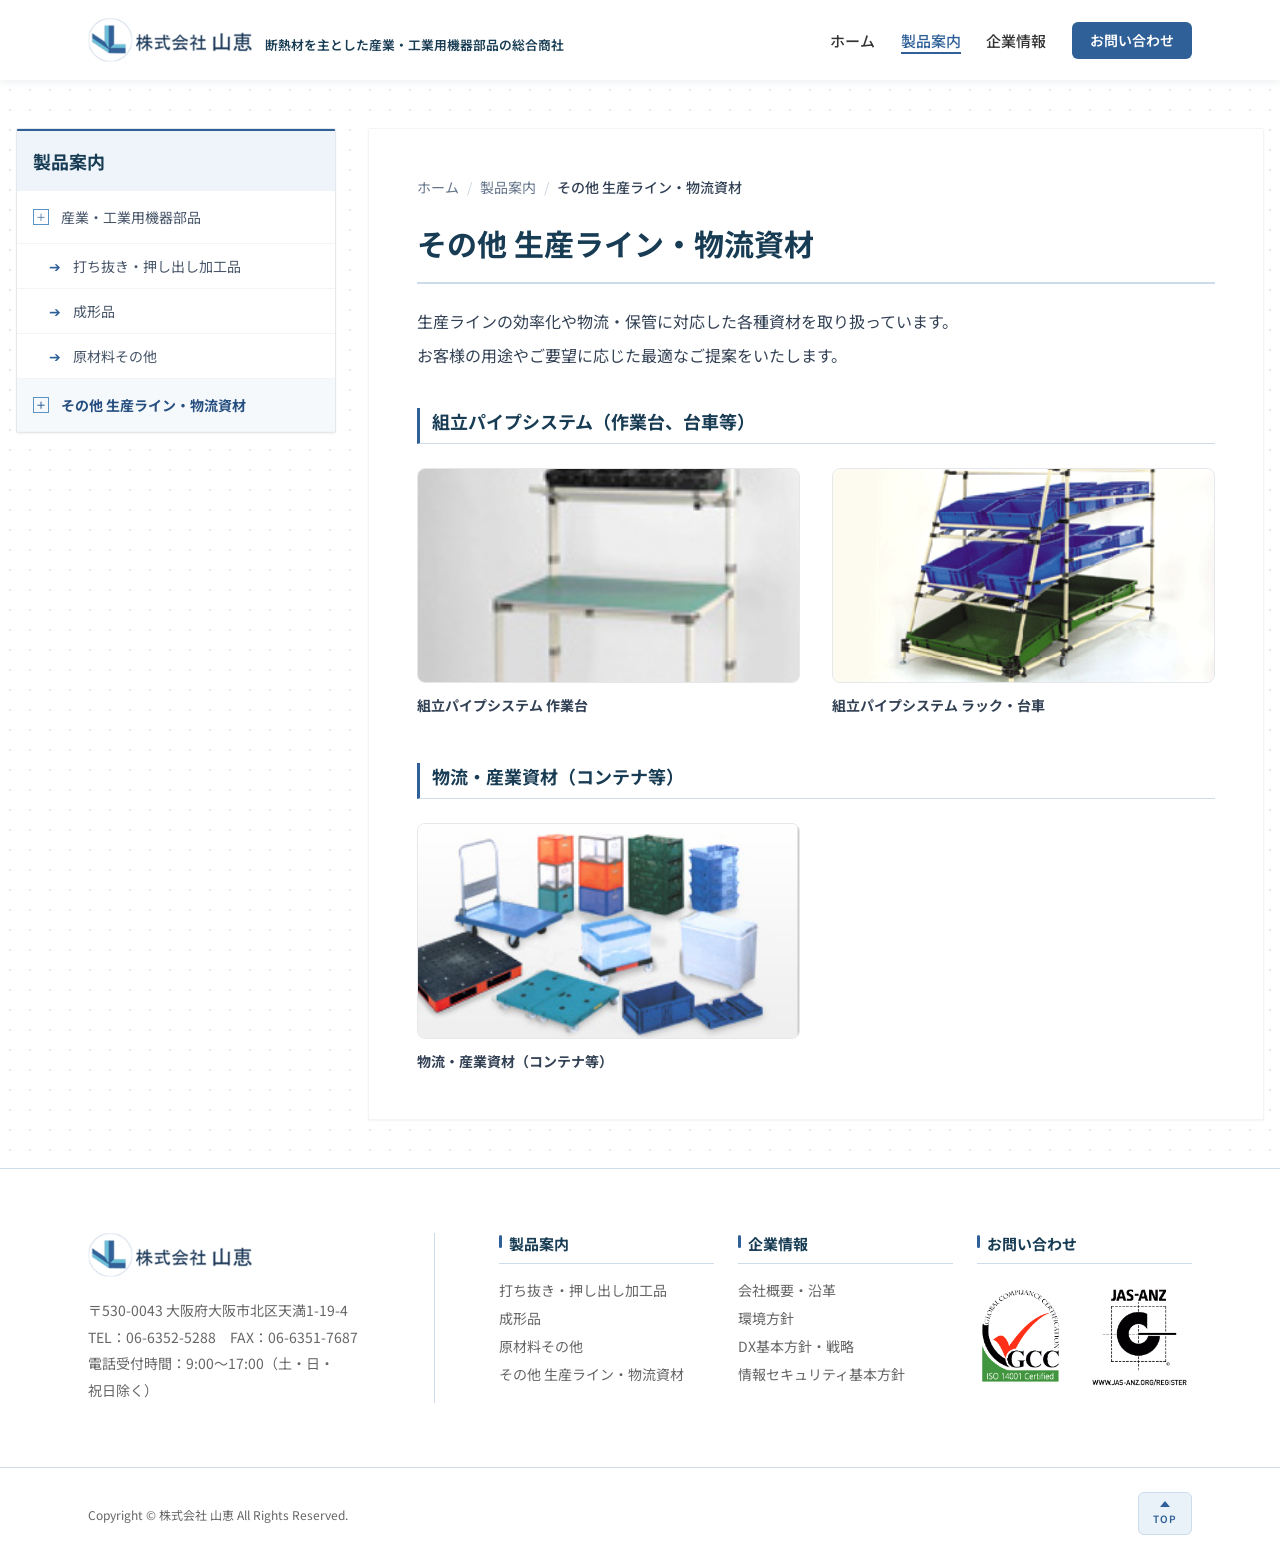
<file: pages/product3.html>
<!DOCTYPE html>

<html lang="ja">

<head>
  <meta charset="utf-8" />
  <meta name="viewport" content="width=device-width, initial-scale=1.0" />
  <meta name="description" content="株式会社山恵の生産ライン・物流資材ページ。組立パイプシステムによる作業台・ラック・台車、コンテナなどの物流・産業資材を取り扱っています。生産効率化や物流・保管のご要望にお応えします。" />
  <link rel="preconnect" href="https://fonts.googleapis.com">
  <link rel="preconnect" href="https://fonts.gstatic.com" crossorigin>
  <link href="https://fonts.googleapis.com/css2?family=Noto+Sans+JP:wght@400;500;700&display=swap" rel="stylesheet">
  <link rel="stylesheet" href="../style.css">
  <title>生産ライン・物流資材（パイプシステム・コンテナ） | 株式会社山恵</title>
  <!-- Tailwind CSS CDN -->
  <!-- Google Fonts for Japanese support -->
  <link href="https://fonts.googleapis.com/css2?family=Noto+Sans+JP:wght@400;500;700&amp;display=swap"
    rel="stylesheet" />
  <style data-purpose="typography">
    body {
      font-family: 'Noto Sans JP', sans-serif;
    }
  </style>
  <style data-purpose="custom-layout">
    /* Background dots pattern seen in original image */
    .bg-pattern {
      background-image: radial-gradient(#e5e7eb 1px, transparent 1px);
      background-size: 20px 20px;
    }

  </style>
  <link rel="stylesheet" href="../tailwind.css">
</head>

<body>
  <header class="site-header" id="top">
    <div class="site-header__inner container">
      <a href="../index.html" class="site-header__logo" aria-label="株式会社 山恵 トップへ">
        <img src="../images/logo_01.png" alt="" width="165" height="40" class="site-header__logo-icon">
        <span class="site-header__logo-text">断熱材を主とした産業・工業用機器部品の総合商社</span>
      </a>
      <button type="button" class="site-header__menu-toggle" aria-expanded="false" aria-controls="global-nav" aria-label="メニューを開く">
        <span class="site-header__menu-bar"></span>
        <span class="site-header__menu-bar"></span>
        <span class="site-header__menu-bar"></span>
      </button>
      <nav class="site-header__nav" id="global-nav" aria-label="グローバルナビゲーション">
        <ul class="site-header__nav-list">
          <li><a class="text-sm font-medium" href="../index.html">ホーム</a></li>
          <!-- <li><a class="text-sm font-medium" href="./business.html">事業紹介</a></li> -->
          <li><a class="text-sm font-medium active-nav-border" href="./product.html">製品案内</a></li>
          <li><a class="text-sm font-medium" href="./company.html">企業情報</a></li>
          <li><a class="btn-nav-contact" href="./contact.html">お問い合わせ</a></li>
        </ul>
      </nav>
    </div>
  </header>
  <!-- END: MainHeader -->
  <!-- BEGIN: MainContentWrapper -->
  <main class="bg-pattern min-h-screen py-12">
    <div class="max-w-7xl mx-auto px-4 flex flex-col lg:flex-row-reverse gap-8">
      <!-- BEGIN: ContentArea -->
      <div class="flex-1 bg-white p-8 lg:p-12 shadow-sm border border-gray-100 rounded-sm products-contents">
        <nav class="mb-6 text-sm text-slate-500" aria-label="パンくずリスト">
          <ol class="flex items-center gap-2 flex-wrap">
            <li><a href="../index.html" class="hover:text-blue-600">ホーム</a></li>
            <li class="text-slate-300">/</li>
            <li><a href="./product.html" class="hover:text-blue-600">製品案内</a></li>
            <li class="text-slate-300">/</li>
            <li class="text-slate-700 font-medium">その他 生産ライン・物流資材</li>
          </ol>
        </nav>
        <h2>
          その他 生産ライン・物流資材
        </h2>
        <div class="mb-10 text-slate-700 leading-relaxed">
          <p class="mb-2">生産ラインの効率化や物流・保管に対応した各種資材を取り扱っています。</p>
          <p>お客様の用途やご要望に応じた最適なご提案をいたします。</p>
        </div>

        <!-- Section 1: 組立パイプシステム -->
        <section class="mb-12">
          <h3>
            組立パイプシステム（作業台、台車等）
          </h3>
          <div class="grid grid-cols-1 md:grid-cols-2 gap-8">
            <!-- Card 1 -->
            <div data-purpose="product-card">
              <div class="aspect-video bg-gray-100 rounded-lg overflow-hidden mb-3 border border-gray-200">
                <img alt="組立パイプシステム 作業台" class="w-full h-full object-cover"
                  src="../images/product-4-1.jpg" />
              </div>
              <p class="text-sm font-bold text-slate-700">組立パイプシステム 作業台</p>
            </div>
            <!-- Card 2 -->
            <div data-purpose="product-card">
              <div class="aspect-video bg-gray-100 rounded-lg overflow-hidden mb-3 border border-gray-200">
                <img alt="組立パイプシステム ラック・台車" class="w-full h-full object-cover"
                  src="../images/product-4-2.gif" />
              </div>
              <p class="text-sm font-bold text-slate-700">組立パイプシステム ラック・台車</p>
            </div>
          </div>
        </section>

        <!-- Section 2: 物流・産業資材 -->
        <section>
          <h3>
            物流・産業資材（コンテナ等）
          </h3>
          <div class="grid grid-cols-1 md:grid-cols-2 gap-8">
            <!-- Card 3 -->
            <div data-purpose="product-card">
              <div class="aspect-video bg-gray-100 rounded-lg overflow-hidden mb-3 border border-gray-200">
                <img alt="物流・産業資材（コンテナ等）" class="w-full h-full object-cover"
                  src="../images/product-4-3.jpg" />
              </div>
              <p class="text-sm font-bold text-slate-700">物流・産業資材（コンテナ等）</p>
            </div>
          </div>
        </section>
      </div>
      <!-- END: ContentArea -->

      <!-- BEGIN: SideBar -->
      <aside class="w-full lg:w-80">
        <div class="bg-white border border-gray-200 rounded-sm overflow-hidden shadow-sm">
          <div class="bg-blue-50 border-t-2 border-blue-500 p-4">
            <h3 class="text-lg font-bold text-blue-900">製品案内</h3>
          </div>
          <nav class="flex flex-col">
            <!-- 産業・工業用機器部品 (parent) -->
            <div class="flex items-center gap-3 p-4 text-sm text-slate-600 border-b border-gray-100">
              <span
                class="w-4 h-4 flex items-center justify-center border border-blue-400 text-blue-500 text-[10px]">＋</span>
              産業・工業用機器部品
            </div>
            <!-- Sub: 打ち抜き・押し出し加工品 -->
            <a class="flex items-center gap-3 pl-8 pr-4 py-3 text-sm text-slate-600 hover:bg-slate-50 border-b border-gray-100 transition-colors"
              href="./product.html">
              <span class="text-blue-500">➔</span>
              打ち抜き・押し出し加工品
            </a>
            <!-- Sub: 成形品 -->
            <a class="flex items-center gap-3 pl-8 pr-4 py-3 text-sm text-slate-600 hover:bg-slate-50 border-b border-gray-100 transition-colors"
              href="./product1.html">
              <span class="text-blue-500">➔</span>
              成形品
            </a>
            <!-- Sub: 原材料その他 -->
            <a class="flex items-center gap-3 pl-8 pr-4 py-3 text-sm text-slate-600 hover:bg-slate-50 border-b border-gray-100 transition-colors"
              href="./product2.html">
              <span class="text-blue-500">➔</span>
              原材料その他
            </a>
            <!-- その他 生産ライン・物流資材 (active) -->
            <a class="flex items-center gap-3 p-4 text-sm font-bold text-blue-600 bg-blue-50/50 border-b border-gray-100"
              href="#">
              <span
                class="w-4 h-4 flex items-center justify-center border border-blue-400 text-blue-500 text-[10px]">＋</span>
              その他 生産ライン・物流資材
            </a>
          </nav>
        </div>
      </aside>
      <!-- END: SideBar -->
    </div>
  </main>

  <footer class="site-footer" id="environment">
    <div class="site-footer__main container">
      <div class="site-footer__brand">
        <div class="site-footer__logo-area">
          <a href="../index.html" class="site-footer__logo">
            <img src="../images/logo_01.png" alt="" width="165" height="40">
            
          </a>
          <!-- <img src="../images/ISO14001.jpg" alt="ISO 14001 認証取得" class="site-footer__cert-logo">
          <img src="../images/JAS-ANZ.jpg" alt="JAS 認証取得" class="site-footer__cert-logo"> -->
        </div>
        <address class="site-footer__address">
          〒530-0043 大阪府大阪市北区天満1-19-4<br>
          TEL：<a href="tel:0663525288">06-6352-5288</a>　FAX：06-6351-7687<br>
          電話受付時間：9:00〜17:00（土・日・祝日除く）
        </address>
      </div>

      <nav class="site-footer__nav" aria-label="フッターナビゲーション">
        <div class="site-footer__nav-col">
          <a href="./product.html" class="site-footer__nav-title">製品案内</a>
          <ul>
            <li><a href="./product.html">打ち抜き・押し出し加工品</a></li>
            <li><a href="./product1.html">成形品</a></li>
            <li><a href="./product2.html">原材料その他</a></li>
            <li><a href="./product3.html">その他 生産ライン・物流資材</a></li>
          </ul>
        </div>
        <div class="site-footer__nav-col">
          <a href="./company.html" class="site-footer__nav-title">企業情報</a>
          <ul>
            <li><a href="./company.html">会社概要・沿革</a></li>
            <li><a href="./environment.html">環境方針</a></li>
            <li><a href="./dx.html">DX基本方針・戦略</a></li>
            <li><a href="./security.html">情報セキュリティ基本方針</a></li>
            <!-- <li><a href="./company.html#dx-initiatives">DXの取り組み</a></li> -->
          </ul>
        </div>
        <div class="site-footer__nav-col">
          <a href="./contact.html" class="site-footer__nav-title">お問い合わせ</a>
          <img src="../images/iso-jas.png" alt="ISO 14001 認証取得" class="site-footer__cert-logo">
        </div>
      </nav>
    </div>

    <div class="site-footer__bottom">
      <div class="container site-footer__bottom-inner">
        <p class="site-footer__copyright"><small>Copyright &copy; 株式会社 山恵 All Rights Reserved.</small></p>
        <button type="button" class="back-to-top-footer" aria-label="ページトップへ戻る">
          <span class="back-to-top-footer__icon" aria-hidden="true"></span>
          TOP
        </button>
      </div>
    </div>
  </footer>
  <script src="../main.js"></script>

</body>

</html>
</file>
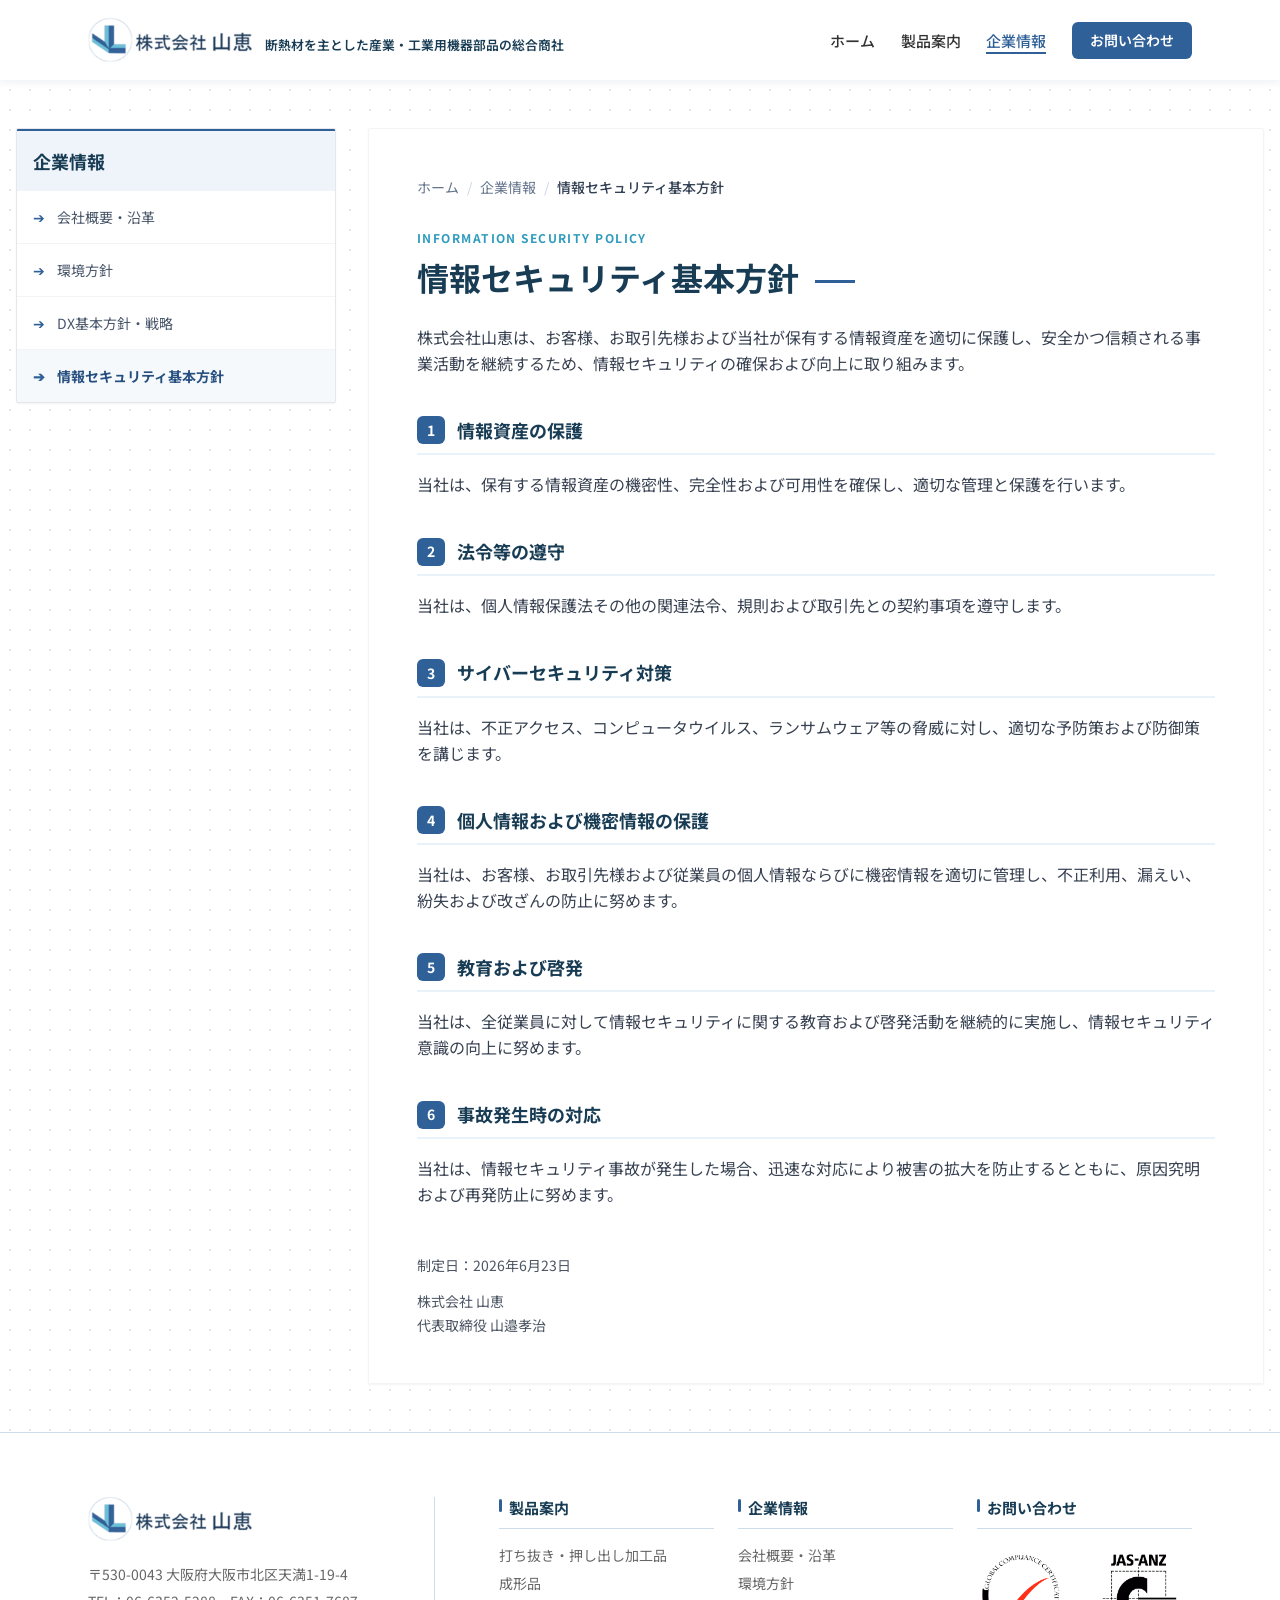
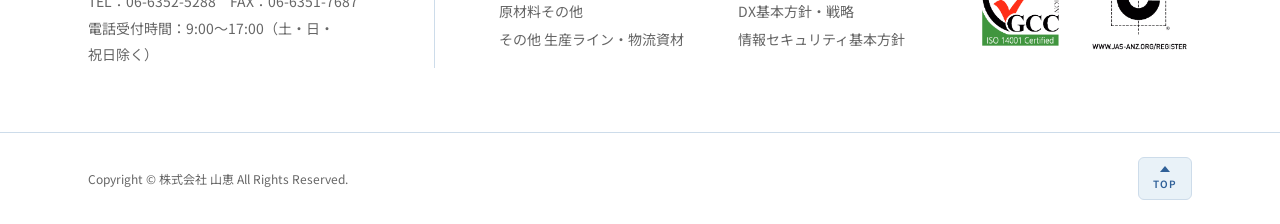
<file: pages/security.html>
<!DOCTYPE html>

<html lang="ja">

<head>
  <meta charset="utf-8" />
  <meta name="viewport" content="width=device-width, initial-scale=1.0" />
  <meta name="description" content="株式会社山恵の情報セキュリティ基本方針。お客様・お取引先・当社が保有する情報資産を適切に保護し、安全かつ信頼される事業活動を継続するために取り組みます。" />
  <title>情報セキュリティ基本方針 | 株式会社山恵</title>
  <link href="https://fonts.googleapis.com" rel="preconnect" />
  <link crossorigin="" href="https://fonts.gstatic.com" rel="preconnect" />
  <link href="https://fonts.googleapis.com/css2?family=Noto+Sans+JP:wght@400;500;700&amp;display=swap"
    rel="stylesheet" />
  <link rel="stylesheet" href="../style.css">
  <style data-purpose="custom-styles">
    html {
      scroll-behavior: smooth;
    }

    body {
      background-color: #ffffff;
      color: #333333;
    }

    /* Background dots pattern */
    .bg-pattern {
      background-image: radial-gradient(#e5e7eb 1px, transparent 1px);
      background-size: 20px 20px;
    }

    /* Section Headings */
    .section-label {
      font-size: 0.75rem;
      font-weight: 700;
      letter-spacing: 0.12em;
      color: #2f9cbd;
      margin-bottom: 8px;
      text-transform: uppercase;
    }

    .section-title {
      font-size: clamp(1.5rem, 3vw, 2rem);
      font-weight: 700;
      color: #183c54;
      line-height: 1.4;
      display: flex;
      align-items: center;
      gap: 16px;
    }

    .section-title::after {
      content: "";
      display: block;
      width: 40px;
      height: 3px;
      background-color: #2f6098;
      margin-top: 8px;
    }

    /* Document headings */
    .doc-heading {
      display: flex;
      align-items: center;
      gap: 12px;
      color: #183c54;
      font-weight: 700;
      font-size: 1.125rem;
      margin-bottom: 16px;
      padding-bottom: 8px;
      border-bottom: 2px solid #e9f2f8;
    }

    .doc-num {
      display: inline-flex;
      align-items: center;
      justify-content: center;
      width: 28px;
      height: 28px;
      border-radius: 6px;
      background-color: #2f6098;
      color: #ffffff;
      font-size: 0.875rem;
      font-weight: bold;
      flex-shrink: 0;
    }
  </style>
  <link rel="stylesheet" href="../tailwind.css">
</head>

<body>
  <header class="site-header" id="top">
    <div class="site-header__inner container">
      <a href="../index.html" class="site-header__logo" aria-label="株式会社 山恵 トップへ">
        <img src="../images/logo_01.png" alt="" width="165" height="40" class="site-header__logo-icon">
        <span class="site-header__logo-text">断熱材を主とした産業・工業用機器部品の総合商社</span>
      </a>
      <button type="button" class="site-header__menu-toggle" aria-expanded="false" aria-controls="global-nav" aria-label="メニューを開く">
        <span class="site-header__menu-bar"></span>
        <span class="site-header__menu-bar"></span>
        <span class="site-header__menu-bar"></span>
      </button>
      <nav class="site-header__nav" id="global-nav" aria-label="グローバルナビゲーション">
        <ul class="site-header__nav-list">
          <li><a class="text-sm font-medium" href="../index.html">ホーム</a></li>
          <!-- <li><a class="text-sm font-medium" href="./business.html">事業紹介</a></li> -->
          <li><a class="text-sm font-medium" href="./product.html">製品案内</a></li>
          <li><a class="text-sm font-medium active-nav-border" href="./company.html">企業情報</a></li>
          <li><a class="btn-nav-contact" href="./contact.html">お問い合わせ</a></li>
        </ul>
      </nav>
    </div>
  </header>
  <!-- END: MainHeader -->
  <main class="bg-pattern min-h-screen py-12">
    <div class="max-w-7xl mx-auto px-4 flex flex-col lg:flex-row-reverse gap-8">

      <!-- BEGIN: ContentArea -->
      <div class="flex-1 bg-white p-8 lg:p-12 shadow-sm border border-gray-100 rounded-sm">
        <nav class="mb-8 text-sm text-slate-500" aria-label="パンくずリスト">
          <ol class="flex items-center gap-2 flex-wrap">
            <li><a href="../index.html" class="hover:text-blue-600">ホーム</a></li>
            <li class="text-slate-300">/</li>
            <li><a href="./company.html" class="hover:text-blue-600">企業情報</a></li>
            <li class="text-slate-300">/</li>
            <li class="text-slate-700 font-medium">情報セキュリティ基本方針</li>
          </ol>
        </nav>

        <section id="security-policy">
          <header class="mb-6">
            <p class="section-label">INFORMATION SECURITY POLICY</p>
            <h2 class="section-title">情報セキュリティ基本方針</h2>
          </header>

          <p class="mb-10 text-gray-700 leading-relaxed">
            株式会社山恵は、お客様、お取引先様および当社が保有する情報資産を適切に保護し、安全かつ信頼される事業活動を継続するため、情報セキュリティの確保および向上に取り組みます。
          </p>

          <div class="space-y-10 text-gray-700 leading-relaxed">
            <div>
              <h3 class="doc-heading"><span class="doc-num">1</span>情報資産の保護</h3>
              <p>当社は、保有する情報資産の機密性、完全性および可用性を確保し、適切な管理と保護を行います。</p>
            </div>
            <div>
              <h3 class="doc-heading"><span class="doc-num">2</span>法令等の遵守</h3>
              <p>当社は、個人情報保護法その他の関連法令、規則および取引先との契約事項を遵守します。</p>
            </div>
            <div>
              <h3 class="doc-heading"><span class="doc-num">3</span>サイバーセキュリティ対策</h3>
              <p>当社は、不正アクセス、コンピュータウイルス、ランサムウェア等の脅威に対し、適切な予防策および防御策を講じます。</p>
            </div>
            <div>
              <h3 class="doc-heading"><span class="doc-num">4</span>個人情報および機密情報の保護</h3>
              <p>当社は、お客様、お取引先様および従業員の個人情報ならびに機密情報を適切に管理し、不正利用、漏えい、紛失および改ざんの防止に努めます。</p>
            </div>
            <div>
              <h3 class="doc-heading"><span class="doc-num">5</span>教育および啓発</h3>
              <p>当社は、全従業員に対して情報セキュリティに関する教育および啓発活動を継続的に実施し、情報セキュリティ意識の向上に努めます。</p>
            </div>
            <div>
              <h3 class="doc-heading"><span class="doc-num">6</span>事故発生時の対応</h3>
              <p>当社は、情報セキュリティ事故が発生した場合、迅速な対応により被害の拡大を防止するとともに、原因究明および再発防止に努めます。</p>
            </div>
          </div>

          <div class="mt-12 text-sm text-gray-600">
            <p class="mb-4">制定日：2026年6月23日</p>
            <p class="mb-1">株式会社 山恵</p>
            <p>代表取締役 山邉孝治</p>
          </div>
        </section>
      </div>
      <!-- END: ContentArea -->

      <!-- BEGIN: SideBar -->
      <aside class="w-full lg:w-80">
        <div class="bg-white border border-gray-200 rounded-sm overflow-hidden shadow-sm">
          <div class="bg-blue-50 border-t-2 border-blue-500 p-4">
            <h3 class="text-lg font-bold text-blue-900">企業情報</h3>
          </div>
          <nav class="flex flex-col">
            <a class="flex items-center gap-3 p-4 text-sm text-slate-600 hover:bg-slate-50 transition-colors border-b border-gray-100"
              href="./company.html">
              <span class="text-blue-500">➔</span>
              会社概要・沿革
            </a>
            <a class="flex items-center gap-3 p-4 text-sm text-slate-600 hover:bg-slate-50 transition-colors border-b border-gray-100"
              href="./environment.html">
              <span class="text-blue-500">➔</span>
              環境方針
            </a>
            <a class="flex items-center gap-3 p-4 text-sm text-slate-600 hover:bg-slate-50 transition-colors border-b border-gray-100"
              href="./dx.html">
              <span class="text-blue-500">➔</span>
              DX基本方針・戦略
            </a>
            <a class="flex items-center gap-3 p-4 text-sm font-bold text-blue-600 bg-blue-50/50">
              <span class="text-blue-500">➔</span>
              情報セキュリティ基本方針
            </a>
          </nav>
        </div>
      </aside>
      <!-- END: SideBar -->
    </div>
  </main>
  <footer class="site-footer" id="environment">
    <div class="site-footer__main container">
      <div class="site-footer__brand">
        <div class="site-footer__logo-area">
          <a href="../index.html" class="site-footer__logo">
            <img src="../images/logo_01.png" alt="" width="165" height="40">
          </a>
        </div>
        <address class="site-footer__address">
          〒530-0043 大阪府大阪市北区天満1-19-4<br>
          TEL：<a href="tel:0663525288">06-6352-5288</a>　FAX：06-6351-7687<br>
          電話受付時間：9:00〜17:00（土・日・祝日除く）
        </address>
      </div>

      <nav class="site-footer__nav" aria-label="フッターナビゲーション">
        <div class="site-footer__nav-col">
          <a href="./product.html" class="site-footer__nav-title">製品案内</a>
          <ul>
            <li><a href="./product.html">打ち抜き・押し出し加工品</a></li>
            <li><a href="./product1.html">成形品</a></li>
            <li><a href="./product2.html">原材料その他</a></li>
            <li><a href="./product3.html">その他 生産ライン・物流資材</a></li>
          </ul>
        </div>
        <div class="site-footer__nav-col">
          <a href="./company.html" class="site-footer__nav-title">企業情報</a>
          <ul>
            <li><a href="./company.html">会社概要・沿革</a></li>
            <li><a href="./environment.html">環境方針</a></li>
            <li><a href="./dx.html">DX基本方針・戦略</a></li>
            <li><a href="./security.html">情報セキュリティ基本方針</a></li>
          </ul>
        </div>
        <div class="site-footer__nav-col">
          <a href="./contact.html" class="site-footer__nav-title">お問い合わせ</a>
          <img src="../images/iso-jas.png" alt="ISO 14001 認証取得" class="site-footer__cert-logo">
        </div>
      </nav>
    </div>

    <div class="site-footer__bottom">
      <div class="container site-footer__bottom-inner">
        <p class="site-footer__copyright"><small>Copyright &copy; 株式会社 山恵 All Rights Reserved.</small></p>
        <button type="button" class="back-to-top-footer" aria-label="ページトップへ戻る">
          <span class="back-to-top-footer__icon" aria-hidden="true"></span>
          TOP
        </button>
      </div>
    </div>
  </footer>
  <script src="../main.js"></script>
</body>

</html>
</file>
<file: style.css>
/* ==========================================================================
   株式会社 山恵 — Corporate site styles
   PC: 1920px viewport / content max 1200px
   ========================================================================== */

:root {
  --color-primary: #2f6098;
  --color-primary-dark: #183c54;
  --color-primary-light: #5b93c4;
  --color-accent: #6cc0d8;
  --color-accent-dark: #2f9cbd;
  --color-bg-gradient-start: #e9f2f8;
  --color-bg-gradient-end: #ffffff;
  --color-text: #333333;
  --color-text-muted: #666666;
  --color-border: #cddcea;
  --color-white: #ffffff;
  --color-grey: #888888;
  --color-grey-bg: #f5f5f5;
  --color-grey-header: #555555;

  /* フォールバックは Noto Sans JP と metric が近い generic sans-serif のみ。
     Meiryo/Hiragino を挟むと Web フォント確定時に文字幅が変わり再描画（ちらつき）が起きるため除外。 */
  --font-family: "Noto Sans JP", sans-serif;
  --container-max: 1200px;
  --page-max: 1920px;
  --header-height: 80px;
  --radius-sm: 6px;
  --radius-md: 12px;
  --radius-lg: 20px;
  --shadow-sm: 0 2px 8px rgba(24, 60, 84, 0.08);
  --shadow-md: 0 4px 20px rgba(24, 60, 84, 0.1);
  --transition: 0.25s ease;
}

*,
*::before,
*::after {
  box-sizing: border-box;
}

html {
  scroll-behavior: smooth;
}

body {
  margin: 0;
  font-family: var(--font-family);
  font-size: 16px;
  line-height: 1.7;
  color: var(--color-text);
  background-color: var(--color-white);
  max-width: var(--page-max);
  margin-inline: auto;
}

img {
  max-width: 100%;
  height: auto;
  display: block;
}

a {
  color: inherit;
  text-decoration: none;
}

ul,
ol {
  margin: 0;
  padding: 0;
  list-style: none;
}

h1,
h2,
h3,
h4,
p {
  margin: 0;
}

address {
  font-style: normal;
}

.visually-hidden {
  position: absolute;
  width: 1px;
  height: 1px;
  padding: 0;
  margin: -1px;
  overflow: hidden;
  clip: rect(0, 0, 0, 0);
  white-space: nowrap;
  border: 0;
}

.container {
  width: 100%;
  max-width: var(--container-max)!important;
  margin-inline: auto;
  padding-inline: clamp(20px, 4vw, 48px);
}

/* Buttons ---------------------------------------------------------------- */

.btn {
  display: inline-flex;
  align-items: center;
  justify-content: center;
  gap: 8px;
  padding: 12px 28px;
  font-family: inherit;
  font-size: 0.9375rem;
  font-weight: 500;
  line-height: 1.4;
  border-radius: var(--radius-sm);
  border: 2px solid transparent;
  cursor: pointer;
  transition: background-color var(--transition), color var(--transition), border-color var(--transition);
}

.btn--primary {
  background-color: var(--color-primary);
  color: var(--color-white);
  border-color: var(--color-primary);
}

.btn--primary:hover {
  background-color: var(--color-primary-dark);
  border-color: var(--color-primary-dark);
}

.btn--white {
  background-color: var(--color-white);
  color: var(--color-primary);
  border-color: var(--color-white);
}

.btn--white:hover {
  background-color: var(--color-bg-gradient-start);
}

.btn--outline {
  background-color: transparent;
  color: var(--color-white);
  border-color: var(--color-white);
}

.btn--outline:hover {
  background-color: rgba(255, 255, 255, 0.15);
}

.btn__icon {
  display: inline-block;
  width: 18px;
  height: 18px;
  flex-shrink: 0;
  background-size: contain;
  background-repeat: no-repeat;
  background-position: center;
}

.btn__icon--mail {
  background-image: url("data:image/svg+xml,%3Csvg xmlns='http://www.w3.org/2000/svg' viewBox='0 0 24 24' fill='%230066cc'%3E%3Cpath d='M20 4H4c-1.1 0-2 .9-2 2v12c0 1.1.9 2 2 2h16c1.1 0 2-.9 2-2V6c0-1.1-.9-2-2-2zm0 4-8 5-8-5V6l8 5 8-5v2z'/%3E%3C/svg%3E");
}

.btn__icon--phone {
  background-image: url("data:image/svg+xml,%3Csvg xmlns='http://www.w3.org/2000/svg' viewBox='0 0 24 24' fill='%23ffffff'%3E%3Cpath d='M6.6 10.8c1.4 2.8 3.8 5.1 6.6 6.6l2.2-2.2c.3-.3.7-.4 1-.2 1.1.4 2.3.7 3.6.7.6 0 1 .4 1 1V20c0 .6-.4 1-1 1-9.4 0-17-7.6-17-17 0-.6.4-1 1-1h3.5c.6 0 1 .4 1 1 0 1.3.3 2.5.7 3.6.1.3 0 .7-.2 1L6.6 10.8z'/%3E%3C/svg%3E");
}

/* Header ----------------------------------------------------------------- */

.site-header {
  position: sticky;
  top: 0;
  z-index: 100;
  background-color: var(--color-white);
  box-shadow: var(--shadow-sm);
  transition: background-color 0.3s ease, box-shadow 0.3s ease;
}

.site-header.is-scrolled {
  background: rgba(255, 255, 255, 0.88);
  backdrop-filter: blur(10px);
  -webkit-backdrop-filter: blur(10px);
  box-shadow: 0 4px 16px rgba(24, 60, 84, 0.12);
}

.site-header__inner {
  display: flex;
  align-items: center;
  justify-content: space-between;
  gap: 24px;
  min-height: var(--header-height);
  transition: min-height 0.3s ease;
}

.site-header.is-scrolled .site-header__inner {
  min-height: 60px;
}

.site-header__logo {
  display: flex;
  align-items: center;
  gap: 12px;
  flex-shrink: 0;
  font-weight: 700;
  font-size: 1.125rem;
  color: var(--color-primary-dark);
}

.site-header__logo-icon {
  flex-shrink: 0;
}
.site-header__logo-text {
  flex-shrink: 0;
  font-size: 0.8rem;
  /* color: #333333; */
  font-weight: 600;
  display: inline-block;
  padding-top: 10px;
}

.site-header__menu-toggle {
  display: none;
  flex-direction: column;
  justify-content: center;
  gap: 5px;
  width: 44px;
  height: 44px;
  padding: 0;
  border: none;
  background: transparent;
  cursor: pointer;
}

.site-header__menu-bar {
  display: block;
  width: 24px;
  height: 2px;
  background-color: var(--color-primary-dark);
  border-radius: 1px;
  transition: transform var(--transition), opacity var(--transition);
}

.site-header__nav {
  display: flex;
  align-items: center;
  gap: 32px;
  flex: 1;
  justify-content: end;
}

.site-header__nav-list {
  display: flex;
  align-items: center;
  gap: clamp(16px, 2vw, 36px);
}

.site-header__nav-list a:not(.btn-nav-contact) {
  font-size: 0.9375rem;
  font-weight: 500;
  position: relative;
  transition: color var(--transition);
}

.site-header__nav-list a:not(.btn-nav-contact)::after {
  content: '';
  position: absolute;
  bottom: -3px;
  left: 0;
  width: 0;
  height: 2px;
  background-color: var(--color-primary);
  transition: width 0.25s ease;
}

.site-header__nav-list a:not(.btn-nav-contact):hover,
.site-header__nav-list a:not(.btn-nav-contact).is-current {
  color: var(--color-primary);
}

.site-header__nav-list a:not(.btn-nav-contact):hover::after,
.site-header__nav-list a.active-nav-border::after {
  width: 100%;
}

.site-header__cta {
  flex-shrink: 0;
  white-space: nowrap;
}

.active-nav-border {
  color: var(--color-primary) !important;
  border-bottom: none !important;
}

.btn-nav-contact {
  display: inline-flex;
  align-items: center;
  padding: 8px 18px;
  background-color: var(--color-primary);
  color: var(--color-white) !important;
  border-radius: var(--radius-sm);
  font-size: 0.875rem;
  font-weight: 600;
  white-space: nowrap;
  transition: background-color var(--transition);
}

.btn-nav-contact:hover {
  background-color: var(--color-primary-dark) !important;
  color: var(--color-white) !important;
}

.btn-nav-contact.active-nav-border {
  background-color: var(--color-primary-dark) !important;
  border-bottom: none !important;
}

/* Section common --------------------------------------------------------- */

.section {
  padding-block: clamp(56px, 6vw, 96px);
}

.section__header {
  margin-bottom: clamp(40px, 5vw, 64px);
}

.section__header--center {
  text-align: center;
}

.section__header--row {
  display: flex;
  align-items: flex-end;
  justify-content: space-between;
  gap: 24px;
  flex-wrap: wrap;
}

.section__label {
  font-size: 0.75rem;
  font-weight: 700;
  letter-spacing: 0.12em;
  color: var(--color-accent-dark);
  margin-bottom: 8px;
}

.section__title {
  font-size: clamp(1.5rem, 3vw, 2rem);
  font-weight: 700;
  color: var(--color-primary-dark);
  line-height: 1.4;
  display: flex;
  align-items: center;
  gap: 16px;
}
.section__title::after {
  content: "";
  display: block;
  width: 40px;
  height: 3px;
  background-color: #2f6098;
  margin-top: 8px;
}

.section__lead {
  margin-top: 12px;
  font-size: 0.9375rem;
  color: var(--color-text-muted);
}

.section__view-all {
  display: inline-flex;
  align-items: center;
  gap: 6px;
  font-size: 0.8125rem;
  font-weight: 700;
  letter-spacing: 0.08em;
  color: var(--color-primary);
  white-space: nowrap;
}

.section__view-all:hover {
  text-decoration: underline;
}

.section__view-all-arrow {
  display: inline-block;
  width: 8px;
  height: 8px;
  border-top: 2px solid var(--color-primary);
  border-right: 2px solid var(--color-primary);
  transform: rotate(45deg);
}

/* Products section ------------------------------------------------------- */

.section--products {
  background: linear-gradient(180deg, var(--color-bg-gradient-start) 0%, var(--color-bg-gradient-end) 70%);
  position: relative;
  overflow: hidden;
  padding-top: 3vw;
  padding-block-end: clamp(32px, 3vw, 48px);

  &#products {
    padding-top: 1.5vw;
    .section__header {
      margin-bottom: 0;
    }
  }
}

.section--products::before {
  content: "";
  position: absolute;
  inset: 0;
  background-image: repeating-linear-gradient(
    -45deg,
    transparent,
    transparent 20px,
    rgba(0, 102, 204, 0.03) 20px,
    rgba(0, 102, 204, 0.03) 21px
  );
  pointer-events: none;
}

.section--products .container {
  position: relative;
  z-index: 1;
}

.product-diagram {
  display: grid;
  grid-template-columns: 1fr minmax(280px, 400px) 1fr;
  grid-template-rows: auto auto auto;
  /* gap: 24px; */
  gap: 5px;
  align-items: center;
  justify-items: center;
  max-width: 1100px;
  margin-inline: auto;
  position: relative;
}

.product-diagram::before {
  content: "";
  position: absolute;
  top: 50%;
  left: 50%;
  transform: translate(-50%, -50%);
  width: 70%;
  height: 70%;
  border: 2px dashed var(--color-border);
  border-radius: 50%;
  pointer-events: none;
  z-index: 0;
}

.product-diagram__center {
  grid-column: 2;
  /* grid-row: 1 / 4; */
  align-self: center;
  z-index: 2;
  position: relative;
}

.product-diagram__hero {
  width: 100%;
  max-width: 250px;
  filter: drop-shadow(var(--shadow-md));
  display: block;
  opacity: 1;
  transition: opacity 0.6s ease;
}
.product-diagram__hero.is-fading {
  opacity: 0;
}

.product-card {
  position: relative;
  z-index: 1;
  width: 100%;
  max-width: 220px;
}

.product-card--tl {
  grid-column: 1;
  grid-row: 1;
  justify-self: end;
}

.product-card--bl {
  grid-column: 1;
  grid-row: 3;
  justify-self: end;
}

.product-card--tr {
  grid-column: 3;
  grid-row: 1;
  justify-self: start;
}

.product-card--br {
  grid-column: 3;
  grid-row: 3;
  justify-self: start;
}

.product-card--bc {
  grid-column: 2;
  grid-row: 3;
  justify-self: center;
}

.product-card__link {
  display: block;
  background: var(--color-white);
  border: 1px solid var(--color-border);
  border-radius: var(--radius-md);
  padding: 16px;
  box-shadow: var(--shadow-sm);
  transition:
    box-shadow 0.3s ease,
    transform 0.45s cubic-bezier(0.34, 1.56, 0.64, 1);
}

.product-card__link:hover {
  box-shadow: 0 14px 36px rgba(24, 60, 84, 0.18);
  transform: translateY(-6px) scale(1);
}

.product-card__figure {
  margin: 0 0 12px;
  border-radius: var(--radius-sm);
  overflow: hidden;
}

.product-card__figure img {
  width: 100%;
  object-fit: cover;
}

.product-card__title {
  font-size: .9rem;
  /* font-size: 1rem; */
  font-weight: 700;
  color: var(--color-primary-dark);
  text-align: center;
  line-height: 1.4;
}

.products-contents {
  ul {
    row-gap: 1rem;
    li {
      line-height: .5rem;
    }
  }
}

/* Product page headings -------------------------------------------------- */

.products-contents h2 {
  font-size: clamp(1.5rem, 3vw, 1.875rem);
  font-weight: 700;
  color: var(--color-primary-dark);
  margin-bottom: 24px;
  padding-bottom: 16px;
  border-bottom: 2px solid var(--color-border);
}

.products-contents h3 {
  font-size: 1.125rem;
  font-weight: 700;
  color: var(--color-primary-dark);
  margin-bottom: 24px;
  padding-bottom: 8px;
  padding-left: 12px;
  border-left: 3px solid var(--color-primary);
  border-bottom: 1px solid var(--color-border);
}

/* Product material tags -------------------------------------------------- */

.material-tags {
  display: flex;
  flex-wrap: wrap;
  gap: 8px;
  padding: clamp(16px, 2.5vw, 24px);
  background: var(--color-bg-gradient-start);
  border-radius: var(--radius-md);
  border: 1px solid var(--color-border);
  margin-bottom: 32px;
}

.material-tag {
  display: inline-flex;
  align-items: center;
  padding: 5px 14px;
  background: var(--color-white);
  border: 1px solid var(--color-border);
  border-radius: 20px;
  font-size: 0.8125rem;
  font-weight: 500;
  color: var(--color-primary-dark);
  line-height: 1.4;
}

/* Product card hover ----------------------------------------------------- */

[data-purpose="product-card"] > div:first-child {
  transition: transform var(--transition), box-shadow var(--transition);
}

[data-purpose="product-card"] p {
  transition: color var(--transition);
}

[data-purpose="product-card"]:hover > div:first-child {
  transform: translateY(-3px);
  box-shadow: 0 8px 20px rgba(24, 60, 84, 0.12);
}

[data-purpose="product-card"]:hover p {
  color: var(--color-primary);
}

/* Contact section ------------------------------------------------------- */
#contact {
  
  padding-bottom: 7rem;
}

/* DX section ------------------------------------------------------------- */

.section--dx {
  background-color: var(--color-white);
}

.dx-comparison {
  display: grid;
  grid-template-columns: 1fr auto 1fr;
  gap: clamp(16px, 3vw, 32px);
  align-items: stretch;
  max-width: 1100px;
  margin-inline: auto;
}

.dx-panel {
  background: var(--color-white);
  border-radius: var(--radius-md);
  box-shadow: var(--shadow-md);
  overflow: hidden;
}

.dx-panel__header {
  padding: 14px 24px;
}

.dx-panel--old .dx-panel__header {
  background-color: var(--color-grey-header);
}

.dx-panel--new .dx-panel__header {
  background-color: var(--color-primary);
}

.dx-panel__title {
  font-size: 1rem;
  font-weight: 700;
  color: var(--color-white);
}

.dx-panel__body {
  display: grid;
  grid-template-columns: 1fr 140px;
  gap: 20px;
  padding: 24px;
  align-items: center;
}

.dx-panel__list {
  font-size: 0.8125rem;
  line-height: 1.8;
  color: var(--color-text-muted);
}

.dx-panel__list li {
  position: relative;
  padding-left: 16px;
  margin-bottom: 8px;
}

.dx-panel__list li::before {
  content: "・";
  position: absolute;
  left: 0;
  color: var(--color-grey);
}

.dx-panel__list--check li::before {
  content: "✓";
  color: var(--color-primary);
  font-weight: 700;
}

.dx-comparison__arrow {
  display: flex;
  align-items: center;
  justify-content: center;
  padding: 16px 0;
}

.dx-comparison__arrow-icon {
  display: block;
  width: 0;
  height: 0;
  border-top: 20px solid transparent;
  border-bottom: 20px solid transparent;
  border-left: 28px solid var(--color-primary);
}

/* DX pyramid (CSS icons) ------------------------------------------------- */

.dx-pyramid {
  display: flex;
  flex-direction: column;
  align-items: center;
  gap: 4px;
}

.dx-pyramid__tier {
  display: flex;
  flex-direction: column;
  align-items: center;
  justify-content: center;
  gap: 4px;
  border-radius: 4px;
}

.dx-pyramid--old .dx-pyramid__tier {
  background-color: var(--color-grey-bg);
  color: var(--color-grey);
}

.dx-pyramid--new .dx-pyramid__tier {
  background-color: #e9f2f8;
  color: var(--color-primary);
}

.dx-pyramid__tier--top {
  width: 56px;
  height: 48px;
  clip-path: polygon(50% 0%, 100% 100%, 0% 100%);
  padding-top: 12px;
}

.dx-pyramid__tier--mid {
  width: 80px;
  height: 44px;
}

.dx-pyramid__tier--base {
  width: 104px;
  height: 44px;
}

.dx-pyramid__icon {
  width: 24px;
  height: 24px;
  background-color: currentColor;
  mask-size: contain;
  mask-repeat: no-repeat;
  mask-position: center;
  -webkit-mask-size: contain;
  -webkit-mask-repeat: no-repeat;
  -webkit-mask-position: center;
}

.dx-pyramid__icon--person {
  mask-image: url("data:image/svg+xml,%3Csvg xmlns='http://www.w3.org/2000/svg' viewBox='0 0 24 24'%3E%3Cpath d='M12 12c2.2 0 4-1.8 4-4s-1.8-4-4-4-4 1.8-4 4 1.8 4 4 4zm0 2c-2.7 0-8 1.3-8 4v2h16v-2c0-2.7-5.3-4-8-4z'/%3E%3C/svg%3E");
  -webkit-mask-image: url("data:image/svg+xml,%3Csvg xmlns='http://www.w3.org/2000/svg' viewBox='0 0 24 24'%3E%3Cpath d='M12 12c2.2 0 4-1.8 4-4s-1.8-4-4-4-4 1.8-4 4 1.8 4 4 4zm0 2c-2.7 0-8 1.3-8 4v2h16v-2c0-2.7-5.3-4-8-4z'/%3E%3C/svg%3E");
}

.dx-pyramid__icon--layers {
  mask-image: url("data:image/svg+xml,%3Csvg xmlns='http://www.w3.org/2000/svg' viewBox='0 0 24 24'%3E%3Cpath d='M12 2L2 7l10 5 10-5-10-5zM2 17l10 5 10-5M2 12l10 5 10-5'/%3E%3C/svg%3E");
  -webkit-mask-image: url("data:image/svg+xml,%3Csvg xmlns='http://www.w3.org/2000/svg' viewBox='0 0 24 24'%3E%3Cpath d='M12 2L2 7l10 5 10-5-10-5zM2 17l10 5 10-5M2 12l10 5 10-5'/%3E%3C/svg%3E");
}

.dx-pyramid__icon--server {
  mask-image: url("data:image/svg+xml,%3Csvg xmlns='http://www.w3.org/2000/svg' viewBox='0 0 24 24'%3E%3Cpath d='M4 6h16v4H4V6zm0 8h16v4H4v-4z'/%3E%3C/svg%3E");
  -webkit-mask-image: url("data:image/svg+xml,%3Csvg xmlns='http://www.w3.org/2000/svg' viewBox='0 0 24 24'%3E%3Cpath d='M4 6h16v4H4V6zm0 8h16v4H4v-4z'/%3E%3C/svg%3E");
}

.dx-pyramid__icon--people {
  mask-image: url("data:image/svg+xml,%3Csvg xmlns='http://www.w3.org/2000/svg' viewBox='0 0 24 24'%3E%3Cpath d='M16 11c1.7 0 3-1.3 3-3s-1.3-3-3-3-3 1.3-3 3 1.3 3 3 3zm-8 0c1.7 0 3-1.3 3-3S9.7 5 8 5 5 6.3 5 8s1.3 3 3 3zm0 2c-2.3 0-7 1.2-7 3.5V19h14v-2.5C15 14.2 10.3 13 8 13zm8 0c-.3 0-.6 0-1 .1 1.2.9 2 2 2 3.4V19h6v-2.5c0-2.3-4.7-3.5-7-3.5z'/%3E%3C/svg%3E");
  -webkit-mask-image: url("data:image/svg+xml,%3Csvg xmlns='http://www.w3.org/2000/svg' viewBox='0 0 24 24'%3E%3Cpath d='M16 11c1.7 0 3-1.3 3-3s-1.3-3-3-3-3 1.3-3 3 1.3 3 3 3zm-8 0c1.7 0 3-1.3 3-3S9.7 5 8 5 5 6.3 5 8s1.3 3 3 3zm0 2c-2.3 0-7 1.2-7 3.5V19h14v-2.5C15 14.2 10.3 13 8 13zm8 0c-.3 0-.6 0-1 .1 1.2.9 2 2 2 3.4V19h6v-2.5c0-2.3-4.7-3.5-7-3.5z'/%3E%3C/svg%3E");
}

.dx-pyramid__icon--gears {
  mask-image: url("data:image/svg+xml,%3Csvg xmlns='http://www.w3.org/2000/svg' viewBox='0 0 24 24'%3E%3Cpath d='M19.4 13c.1-.3.1-.7.1-1s0-.7-.1-1l2.1-1.6c.2-.1.2-.4.1-.6l-2-3.5c-.1-.2-.4-.3-.6-.2l-2.5 1c-.5-.4-1.1-.7-1.7-1l-.4-2.6c0-.2-.2-.4-.5-.4h-4c-.2 0-.4.2-.5.4l-.4 2.6c-.6.3-1.2.6-1.7 1l-2.5-1c-.2-.1-.5 0-.6.2l-2 3.5c-.1.2 0 .5.1.6L4.6 11c-.1.3-.1.7-.1 1s0 .7.1 1l-2.1 1.6c-.2.1-.2.4-.1.6l2 3.5c.1.2.4.3.6.2l2.5-1c.5.4 1.1.7 1.7 1l.4 2.6c0 .2.2.4.5.4h4c.2 0 .4-.2.5-.4l.4-2.6c.6-.3 1.2-.6 1.7-1l2.5 1c.2.1.5 0 .6-.2l2-3.5c.1-.2 0-.5-.1-.6L19.4 13zM12 15.5A3.5 3.5 0 1 1 15.5 12 3.5 3.5 0 0 1 12 15.5z'/%3E%3C/svg%3E");
  -webkit-mask-image: url("data:image/svg+xml,%3Csvg xmlns='http://www.w3.org/2000/svg' viewBox='0 0 24 24'%3E%3Cpath d='M19.4 13c.1-.3.1-.7.1-1s0-.7-.1-1l2.1-1.6c.2-.1.2-.4.1-.6l-2-3.5c-.1-.2-.4-.3-.6-.2l-2.5 1c-.5-.4-1.1-.7-1.7-1l-.4-2.6c0-.2-.2-.4-.5-.4h-4c-.2 0-.4.2-.5.4l-.4 2.6c-.6.3-1.2.6-1.7 1l-2.5-1c-.2-.1-.5 0-.6.2l-2 3.5c-.1.2 0 .5.1.6L4.6 11c-.1.3-.1.7-.1 1s0 .7.1 1l-2.1 1.6c-.2.1-.2.4-.1.6l2 3.5c.1.2.4.3.6.2l2.5-1c.5.4 1.1.7 1.7 1l.4 2.6c0 .2.2.4.5.4h4c.2 0 .4-.2.5-.4l.4-2.6c.6-.3 1.2-.6 1.7-1l2.5 1c.2.1.5 0 .6-.2l2-3.5c.1-.2 0-.5-.1-.6L19.4 13zM12 15.5A3.5 3.5 0 1 1 15.5 12 3.5 3.5 0 0 1 12 15.5z'/%3E%3C/svg%3E");
}

.dx-pyramid__icon--cloud {
  mask-image: url("data:image/svg+xml,%3Csvg xmlns='http://www.w3.org/2000/svg' viewBox='0 0 24 24'%3E%3Cpath d='M19.35 10.04A7.5 7.5 0 0 0 12 4C9.1 4 6.6 5.64 5.35 8.04A5.5 5.5 0 0 0 0 13.5 5.5 5.5 0 0 0 5.5 19H19a5 5 0 0 0 .35-8.96z'/%3E%3C/svg%3E");
  -webkit-mask-image: url("data:image/svg+xml,%3Csvg xmlns='http://www.w3.org/2000/svg' viewBox='0 0 24 24'%3E%3Cpath d='M19.35 10.04A7.5 7.5 0 0 0 12 4C9.1 4 6.6 5.64 5.35 8.04A5.5 5.5 0 0 0 0 13.5 5.5 5.5 0 0 0 5.5 19H19a5 5 0 0 0 .35-8.96z'/%3E%3C/svg%3E");
}

.dx-pyramid__label {
  font-size: 0.625rem;
  font-weight: 500;
}

/* Stats section ---------------------------------------------------------- */

.section--stats {
  /* background-color: var(--color-bg-gradient-start); */
  background-image: url('images/bg_achievement.png');
  background-size: cover;
  width: 100%;
  /* position: relative; */
  /* overflow: hidden; */
}

.section--stats::after {
  content: "";
  position: absolute;
  top: 0;
  right: 0;
  width: 40%;
  height: 100%;
  background-image: radial-gradient(circle, rgba(0, 102, 204, 0.12) 1px, transparent 1px);
  background-size: 16px 16px;
  pointer-events: none;
}

.section--stats .container {
  position: relative;
  z-index: 1;
}

.stats-list {
  display: grid;
  grid-template-columns: repeat(4, 1fr);
  gap: clamp(24px, 4vw, 48px);
  text-align: center;
}

.stats-list__icon {
  margin-inline: auto;
  margin-bottom: 16px;
}

.stats-list__number {
  margin-bottom: 8px;
  line-height: 1.2;
}

.stats-list__value {
  font-size: clamp(2rem, 4vw, 3rem);
  font-weight: 700;
  color: var(--color-primary);
}

.stats-list__unit {
  font-size: 1rem;
  font-weight: 500;
  color: var(--color-primary);
  margin-left: 2px;
}

.stats-list__label {
  font-size: 0.9375rem;
  font-weight: 500;
  color: var(--color-text);
}

/* About section ---------------------------------------------------------- */

.section--about {
  background-color: var(--color-white);
  padding-block-start: clamp(32px, 3vw, 48px);
}

.about-lead {
  font-size: clamp(0.9375rem, 1.5vw, 1.0625rem);
  color: var(--color-text-muted);
  line-height: 1.9;
  /* max-width: 720px; */
  margin-bottom: clamp(36px, 5vw, 56px);
}

.about-features {
  display: grid;
  grid-template-columns: repeat(3, 1fr);
  gap: clamp(16px, 2.5vw, 32px);
}

.about-feature {
  background: var(--color-bg-gradient-start);
  border-radius: var(--radius-md);
  padding: clamp(24px, 3vw, 40px) clamp(20px, 2.5vw, 24px);
  border: 1px solid var(--color-border);
  text-align: center;
}


.about-feature__number {
  display: block;
  font-size: 2.25rem;
  font-weight: 700;
  line-height: 1;
  margin-bottom: 16px;
  color: var(--color-border);
  letter-spacing: 0.05em;
  font-variant-numeric: tabular-nums;
}

.about-feature__title {
  font-size: 1rem;
  font-weight: 700;
  color: var(--color-primary-dark);
  margin-bottom: 10px;
}

.about-feature__text {
  font-size: 0.875rem;
  color: var(--color-text-muted);
  line-height: 1.8;
  text-align: left;
}

/* CTA section ------------------------------------------------------------ */

.section--cta {
  background-color: var(--color-white);
}

.cta-box {
  background: linear-gradient(135deg, var(--color-primary) 0%, var(--color-primary-light) 100%);
  border-radius: var(--radius-lg);
  padding: clamp(40px, 5vw, 64px) clamp(24px, 4vw, 48px);
  text-align: center;
  color: var(--color-white);
}

.cta-box__title {
  font-size: clamp(1.25rem, 2.5vw, 1.75rem);
  font-weight: 700;
  line-height: 1.5;
  margin-bottom: 12px;
}

.cta-box__lead {
  font-size: 0.9375rem;
  opacity: 0.95;
  margin-bottom: 32px;
}

.cta-box__actions {
  display: flex;
  flex-wrap: wrap;
  gap: 16px;
  justify-content: center;
}

.cta-box__btn {
  min-width: 220px;
}

/* News section ----------------------------------------------------------- */

.section--news {
  background: linear-gradient(180deg, var(--color-bg-gradient-start) 0%, var(--color-bg-gradient-end) 100%);
}

.news-list {
  background: var(--color-white);
  border-radius: var(--radius-md);
  box-shadow: var(--shadow-sm);
  overflow: hidden;
}

.news-list__item {
  border-bottom: 1px solid var(--color-border);
}

.news-list__item:last-child {
  border-bottom: none;
}

.news-list__link {
  display: grid;
  grid-template-columns: auto auto 1fr auto;
  align-items: center;
  gap: 16px;
  padding: 20px 24px;
  transition: background-color var(--transition);
}

.news-list__link:hover {
  background-color: #f4f8fc;
}

.news-list__date {
  font-size: 0.875rem;
  font-weight: 500;
  color: var(--color-text);
  white-space: nowrap;
}

.news-list__category {
  display: inline-block;
  padding: 4px 12px;
  font-size: 0.75rem;
  font-weight: 500;
  color: var(--color-primary);
  border: 1px solid var(--color-primary);
  border-radius: 4px;
  white-space: nowrap;
}

.news-list__title {
  font-size: 0.9375rem;
  color: var(--color-text);
}

.news-list__chevron {
  display: block;
  width: 10px;
  height: 10px;
  border-top: 2px solid var(--color-primary);
  border-right: 2px solid var(--color-primary);
  transform: rotate(45deg);
}

/* Footer ----------------------------------------------------------------- */

.site-footer {
  background-color: var(--color-white);
  border-top: 1px solid var(--color-border);
}

.site-footer__main {
  display: grid;
  grid-template-columns: 1fr 2fr;
  gap: clamp(32px, 5vw, 64px);
  padding-block: clamp(48px, 5vw, 72px);
}

.site-footer__logo-area {
  display: flex;
  align-items: center;
  gap: 20px;
  margin-bottom: 20px;
  > img{
    border: 1px solid #888888;
  }
}

.site-footer__logo {
  display: flex;
  align-items: center;
  gap: 12px;
  font-weight: 700;
  font-size: 1.125rem;
  color: var(--color-primary-dark);
}

.site-footer__brand {
  border-right: 1px solid var(--color-border);
  padding-right: clamp(32px, 5vw, 64px);
}


.site-footer__address {
  font-size: 0.875rem;
  line-height: 1.9;
  color: var(--color-text-muted);
  word-break: keep-all;
  overflow-wrap: break-word;
}

.site-footer__address a:hover {
  color: var(--color-primary);
}

.site-footer__cert {
  margin-top: 20px;
}

.site-footer__cert-logo {
  /* width: auto;
  height: 48px; */
  display: block;
  /* opacity: 0.9; */
}

.site-footer__nav {
  display: grid;
  grid-template-columns: repeat(3, 1fr);
  gap: 24px;
}

.site-footer__nav-title {
  display: block;
  position: relative;
  font-size: 0.9375rem;
  font-weight: 700;
  color: var(--color-primary-dark);
  margin-bottom: 12px;
  padding-bottom: 8px;
  padding-left: 10px;
  border-bottom: 1px solid var(--color-border);
}

.site-footer__nav-title::before {
  content: '';
  position: absolute;
  left: 0;
  top: 2px;
  width: 3px;
  height: 13px;
  background-color: var(--color-primary);
  border-radius: 2px;
}

.site-footer__nav-col ul {
  font-size: 0.875rem;
  line-height: 2;
  color: var(--color-text-muted);
}

.site-footer__nav-col a:hover {
  color: var(--color-primary);
}

.site-footer__bottom {
  border-top: 1px solid var(--color-border);
  padding-block: 24px;
}

.site-footer__bottom-inner {
  display: flex;
  align-items: center;
  justify-content: space-between;
  gap: 24px;
}

.back-to-top {
  display: flex;
  align-items: center;
  justify-content: center;
  width: 44px;
  height: 44px;
  padding: 0;
  border: 1px solid var(--color-border);
  border-radius: var(--radius-sm);
  background: var(--color-white);
  cursor: pointer;
  transition: background-color var(--transition), border-color var(--transition);
  flex-shrink: 0;
}

.back-to-top:hover {
  background-color: var(--color-bg-gradient-start);
  border-color: var(--color-primary);
}

.back-to-top__icon {
  display: block;
  width: 12px;
  height: 12px;
  border-top: 2px solid var(--color-primary);
  border-left: 2px solid var(--color-primary);
  transform: rotate(45deg) translate(2px, 2px);
}

.site-footer__copyright {
  font-size: 0.9375rem;
  color: var(--color-text-muted);
}

.back-to-top-footer {
  display: flex;
  flex-direction: column;
  align-items: center;
  gap: 4px;
  padding: 8px 14px;
  background: var(--color-bg-gradient-start);
  border: 1px solid var(--color-border);
  border-radius: var(--radius-sm);
  color: var(--color-primary);
  font-family: inherit;
  font-size: 0.625rem;
  font-weight: 600;
  letter-spacing: 0.1em;
  cursor: pointer;
  transition: background-color var(--transition), border-color var(--transition);
  flex-shrink: 0;
}

.back-to-top-footer:hover {
  background: #dbe9f4;
  border-color: var(--color-primary);
}

.back-to-top-footer__icon {
  display: block;
  width: 0;
  height: 0;
  border-left: 5px solid transparent;
  border-right: 5px solid transparent;
  border-bottom: 6px solid currentColor;
}

/* Fade-in scroll animation ----------------------------------------------- */

.fade-in {
  opacity: 0;
  transform: translateY(24px);
  transition: opacity 0.6s ease, transform 0.6s ease;
}

.fade-in.is-visible {
  opacity: 1;
  transform: translateY(0);
}

.fade-in:nth-child(2) { transition-delay: 0.1s; }
.fade-in:nth-child(3) { transition-delay: 0.2s; }
.fade-in:nth-child(4) { transition-delay: 0.3s; }

/* Mobile nav open state -------------------------------------------------- */

.site-header.is-menu-open .site-header__menu-bar:nth-child(1) {
  transform: translateY(7px) rotate(45deg);
}

.site-header.is-menu-open .site-header__menu-bar:nth-child(2) {
  opacity: 0;
}

.site-header.is-menu-open .site-header__menu-bar:nth-child(3) {
  transform: translateY(-7px) rotate(-45deg);
}

/* Responsive ------------------------------------------------------------- */

@media (max-width: 1024px) {
  .product-diagram {
    grid-template-columns: 1fr 1fr;
    grid-template-rows: auto;
  }

  .product-diagram::before {
    display: none;
  }

  .product-diagram__center {
    grid-column: 1 / -1;
    grid-row: auto;
    order: -1;
    margin-bottom: 16px;
  }

  .product-card--tl,
  .product-card--bl,
  .product-card--tr,
  .product-card--br,
  .product-card--bc {
    grid-column: auto;
    grid-row: auto;
    justify-self: stretch;
    max-width: none;
  }

  .dx-comparison {
    grid-template-columns: 1fr;
  }

  .dx-comparison__arrow {
    padding: 0;
  }

  .dx-comparison__arrow-icon {
    border-left: 16px solid transparent;
    border-right: 16px solid transparent;
    border-top: 24px solid var(--color-primary);
    border-bottom: none;
    width: auto;
    height: auto;
  }

  .about-features {
    grid-template-columns: repeat(2, 1fr);
  }

  .stats-list {
    grid-template-columns: repeat(2, 1fr);
  }

  .site-footer__main {
    grid-template-columns: 1fr;
  }

  .site-footer__brand {
    border-right: none;
    border-bottom: 1px solid var(--color-border);
    padding-right: 0;
    padding-bottom: clamp(24px, 3vw, 32px);
  }
}

@media (max-width: 872px) {
  .site-header__logo-text{
    display: none;
  }
}

@media (max-width: 768px) {
  .site-header__menu-toggle {
    display: flex;
  }

  .site-header__nav {
    position: fixed;
    top: var(--header-height);
    left: 0;
    right: 0;
    flex-direction: column;
    align-items: stretch;
    gap: 0;
    padding: 24px;
    background: var(--color-white);
    box-shadow: var(--shadow-md);
    transform: translateY(-120%);
    opacity: 0;
    visibility: hidden;
    transition: transform var(--transition), opacity var(--transition), visibility var(--transition);
  }
  /* .site-header__logo-text{
    display: none;
  } */
  .site-header.is-menu-open .site-header__nav {
    transform: translateY(0);
    opacity: 1;
    visibility: visible;
  }

  .site-header__nav-list {
    flex-direction: column;
    align-items: stretch;
    gap: 0;
    margin-bottom: 20px;
  }

  .site-header__nav-list a {
    display: block;
    padding: 12px 0;
    border-bottom: 1px solid var(--color-border);
  }

  .btn-nav-contact {
    display: block;
    text-align: left;
    padding: 12px 0;
    background: transparent;
    color: var(--color-text) !important;
    border-radius: 0;
    border-bottom: 1px solid var(--color-border);
    font-size: 0.9375rem;
    font-weight: 500;
  }

  .btn-nav-contact:hover {
    background: transparent !important;
    color: var(--color-primary) !important;
  }

  .btn-nav-contact.active-nav-border {
    background-color: transparent !important;
    color: var(--color-primary) !important;
    border-bottom: 1px solid var(--color-border) !important;
  }

  .site-header__cta {
    width: 100%;
    text-align: center;
  }

  .about-features {
    grid-template-columns: 1fr;
  }

  .product-diagram {
    grid-template-columns: 1fr;
  }
  .product-card__link:hover {
    box-shadow: none;
    transform: none;
  }
   #products{
    .product-diagram{
      margin-top: 2rem;
    }
    .product-diagram__center{
      display: none;
    }
   }

  #environmental-policy{
    .leading-relaxed{
      padding-left: 0;
    }
  }
  #contact{
    padding-top: 2rem;
    padding-bottom: 3rem;
    img{
      width: 20%;
    }
    .contact-card{
      padding: 2rem 1rem;
    }
  }
  .dx-panel__body {
    grid-template-columns: 1fr;
  }

  .dx-pyramid {
    margin-top: 8px;
  }

  .news-list__link {
    grid-template-columns: 1fr auto;
    grid-template-rows: auto auto;
  }

  .news-list__date {
    grid-column: 1;
  }

  .news-list__category {
    grid-column: 2;
    justify-self: end;
  }

  .news-list__title {
    grid-column: 1 / -1;
  }

  .news-list__chevron {
    grid-column: 2;
    grid-row: 1;
    align-self: center;
  }

  .site-footer__nav {
    grid-template-columns: 1fr;
  }
  .site-footer__nav-col img {
    width: 50%;
  }
  .cta-box__btn {
    width: 100%;
    min-width: 0;
  }
}

@media (max-width: 480px) {
  .stats-list {
    grid-template-columns: 1fr;
  }

  .section__header--row {
    flex-direction: column;
    align-items: flex-start;
  }



}
</file>
